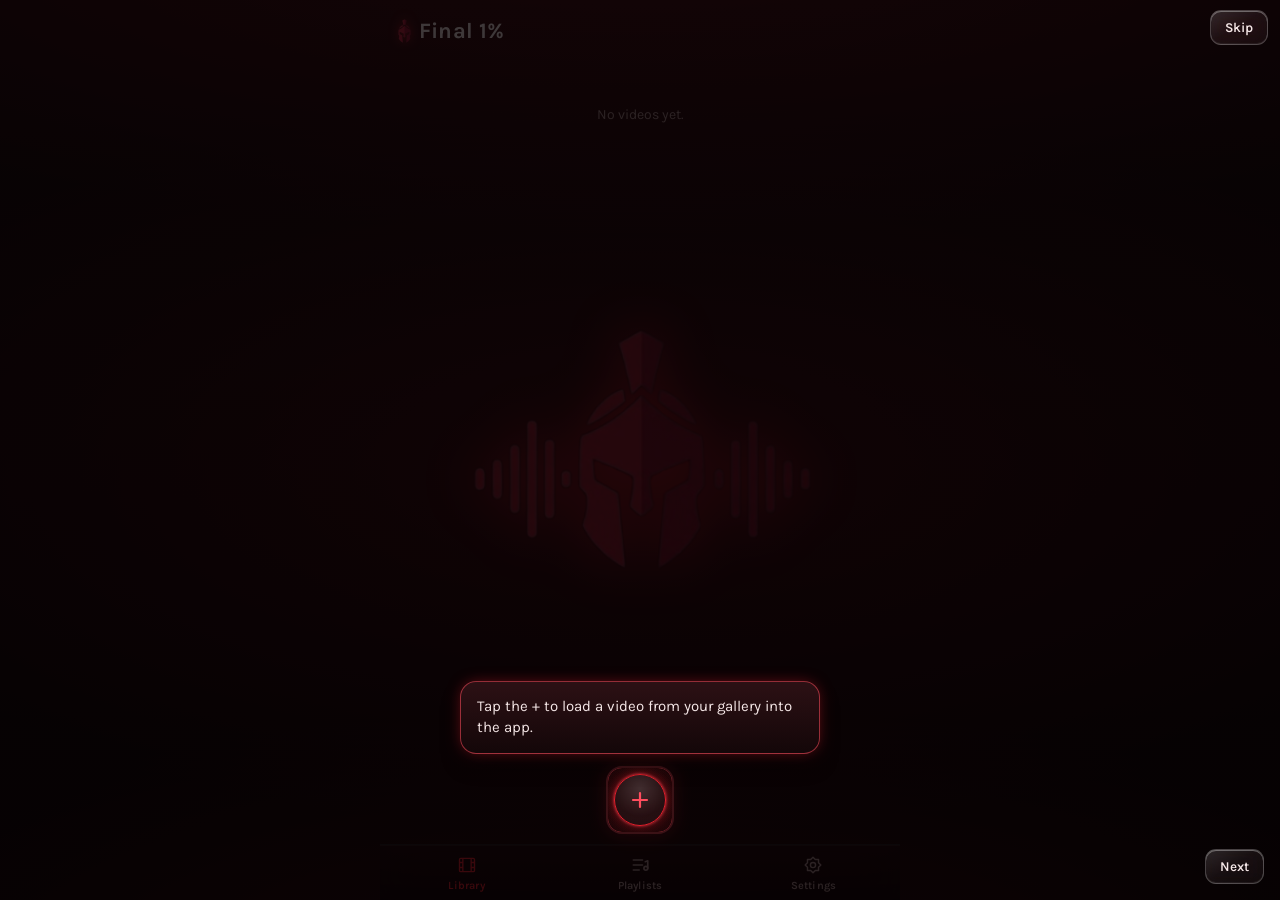
<file: index.html>
<!DOCTYPE html>
<html lang="de">
<head>
<meta charset="utf-8">
<title>Final 1%</title>
<meta name="viewport" content="width=device-width, initial-scale=1, minimum-scale=1, maximum-scale=1, user-scalable=no, viewport-fit=cover">
<meta name="theme-color" content="#0E0909">
<!-- Set by hand on every commit that touches index.html (no build step, so nothing computes it):
     DD.MM.YYYY, HH:MM, local time of the commit. Not shown in the app any more; it tells which
     version a device or the live site has (view source, or look for it in the page). -->
<meta name="final1-build" content="18.10.2026, 16:57">
<meta name="description" content="Lade Videos aus deiner Galerie, erstelle Playlists und spiele sie sortiert oder gemischt ab.">
<link rel="manifest" href="manifest.json">
<link rel="icon" href="icon-512.png" type="image/png">
<link rel="apple-touch-icon" href="icon-192.png">
<meta name="apple-mobile-web-app-capable" content="yes">
<meta name="mobile-web-app-capable" content="yes">
<meta name="apple-mobile-web-app-status-bar-style" content="black-translucent">
<meta name="apple-mobile-web-app-title" content="Final 1%">
<!-- fonts ship with the app (fonts/, OFL-licensed) — no Google request, and the App Store build needs no network -->
<link href="fonts/fonts.css" rel="stylesheet">

<style>
  /* ---------- Tokens ----------
     Deliberately single-theme: a neon-on-black identity doesn't have a light-mode
     equivalent worth making, so this commits to the dark palette outright. */
  :root{
    --bg:#0E0909;
    --surface-2:#221717;
    --ink:#F5E7E7;
    --ink-muted:#A8898B;
    --ink-faint:#6E5658;
    /* Liquid glass. Glass only reads as glass when it is LIGHTER than what's behind it and
       there is something luminous behind it to see through: a white-tinted translucent
       material + bright edge highlights over the red --ambient backdrop. (Four earlier
       attempts used dark, near-opaque fills over a near-black page — those just look like dark
       cards, however they're blurred or glowed.) Blur values are deliberately NOT tokens:
       Safari ignores -webkit-backdrop-filter when its value comes from var(), so every
       backdrop-filter in this file is written out literally. */
    --glass:linear-gradient(150deg, rgba(255,255,255,.15), rgba(255,255,255,.06) 48%, rgba(255,255,255,.04));
    --glass-press:linear-gradient(150deg, rgba(255,255,255,.24), rgba(255,255,255,.11) 48%, rgba(255,255,255,.08));
    --glass-red:linear-gradient(150deg, rgba(255,77,94,.24), rgba(255,77,94,.08) 55%, rgba(255,77,94,.05));
    --glass-edge:rgba(255,255,255,.22);
    --glass-shine:inset 0 1px 0 rgba(255,255,255,.34), inset 0 -1px 0 rgba(255,255,255,.06);
    --glass-lift:0 10px 26px -16px rgba(0,0,0,.85);
    --ambient:
      radial-gradient(95% 55% at 50% 52%, rgba(150,20,32,.3), transparent 74%),
      radial-gradient(130% 55% at 50% -8%, rgba(112,18,26,.55), transparent 62%),
      radial-gradient(100% 45% at 50% 108%, rgba(84,12,18,.5), transparent 66%),
      linear-gradient(180deg, #1c0a0c, #110607 55%, #0c0405);
    --accent:#E4202C;
    --accent-glow:#FF4D5E;
    --accent-ink:#FCEAEA;
    --danger:#E2604A;
    --shadow:0 12px 28px -14px rgba(0,0,0,.7);
    --radius-s:6px;
    --radius-m:10px;
    --font-display:'Bricolage Grotesque',ui-sans-serif,system-ui,sans-serif;
    --font-body:'Karla',ui-sans-serif,system-ui,sans-serif;
    --font-mono:'IBM Plex Mono',ui-monospace,SFMono-Regular,Menlo,monospace;
  }

  *{box-sizing:border-box;}
  @media (prefers-reduced-motion: reduce){
    *{animation-duration:.001ms !important;transition-duration:.001ms !important;}
  }
  /* Zoom is blocked (viewport meta, touch-action, gesture guards in JS) but the shell
     is deliberately NOT position:fixed — that pins the tab bar to the small viewport and
     leaves it floating above the home indicator instead of flush with the screen edge. */
  html,body{height:100%;}
  body{
    margin:0;
    background:#0f0607;
    color:var(--ink);
    font-family:var(--font-body);
    -webkit-tap-highlight-color:transparent;
    overscroll-behavior:none;
    touch-action:manipulation;
  }
  /* The luminous backdrop the glass surfaces sit on. Fixed so it never scrolls away on long
     lists (iOS ignores background-attachment:fixed, hence a pseudo-element instead). */
  body::before{
    content:'';position:fixed;inset:0;z-index:-1;pointer-events:none;
    background:var(--ambient);
  }
  [hidden]{display:none !important;}
  button{font:inherit;color:inherit;background:none;border:none;cursor:pointer;}
  ul{list-style:none;margin:0;padding:0;}
  h1,h2,h3{font-family:var(--font-display);margin:0;text-wrap:balance;}
  :focus-visible{outline:2px solid var(--accent);outline-offset:2px;}
  .mono{font-family:var(--font-mono);font-variant-numeric:tabular-nums;}
  .visually-hidden{position:absolute;width:1px;height:1px;overflow:hidden;clip:rect(0 0 0 0);white-space:nowrap;}

  /* ---------- App shell ---------- */
  .app{
    max-width:520px;
    margin:0 auto;
    min-height:100dvh;
    display:flex;
    flex-direction:column;
    background:transparent;
    position:relative;
  }
  .topbar{
    display:flex;
    align-items:center;
    justify-content:space-between;
    padding:18px 18px 10px;
    padding-top:calc(18px + env(safe-area-inset-top, 0px));
  }
  .wordmark{
    font-size:22px;
    font-weight:700;
    letter-spacing:.2px;
    display:flex;
    align-items:center;
    gap:8px;
  }
  /* the background helmet in small (cut out of watermark-helmet.png, 4x for retina) */
  .wordmark-helmet{
    height:24px;width:auto;display:block;
    filter:drop-shadow(0 0 5px rgba(228,32,44,.65));
  }
  .icon-btn{
    width:38px;height:38px;
    display:flex;align-items:center;justify-content:center;
    border-radius:var(--radius-s);
    color:var(--ink);
  }
  .icon-btn svg{width:22px;height:22px;}
  .icon-btn:active{background:rgba(255,255,255,.09);}

  /* Brand watermark: one fixed layer behind every view, so the helmet stays put once the
     library fills up and is never cropped — background-size:contain always fits it whole. */
  .app::before{
    content:'';
    position:fixed;
    left:50%;top:50%;
    transform:translate(-50%,-50%);
    width:min(82vw, 350px);
    height:min(59vw, 251px);
    background:url('watermark-helmet.png') center/contain no-repeat;
    opacity:.6;
    filter:drop-shadow(0 0 26px var(--accent));
    pointer-events:none;
    z-index:0;
  }
  .topbar{position:relative;z-index:1;}
  .views{position:relative;z-index:1;flex:1;overflow-y:auto;overscroll-behavior:contain;padding:2px 18px 130px;}
  .view{display:none;}
  .view.active{display:block;}


  .track-row{
    position:relative;
    /* pan-y hands vertical scrolling to the browser and keeps horizontal drags for the
       swipe-to-queue gesture below. */
    touch-action:pan-y;
    display:flex;
    align-items:center;
    gap:12px;
    padding:9px 8px;
    margin-bottom:8px;
    border-radius:14px;
    transition:transform .15s ease;
    /* Liquid-glass card — see the --glass tokens for why it's light, not dark. Light blur on
       purpose: Liquid Glass is clear rather than frosted, the helmet behind should stay
       recognizable through the rows instead of melting into a red blob. Even where the blur
       doesn't kick in, the white-tinted fill + highlight rim over the red backdrop still reads
       as clear glass rather than a dark panel. */
    background:var(--glass);
    -webkit-backdrop-filter:blur(8px) saturate(180%);
    backdrop-filter:blur(8px) saturate(180%);
    border:1px solid var(--glass-edge);
    box-shadow:var(--glass-shine), var(--glass-lift);
  }
  /* no opacity here: opacity on a backdrop-filter element kills the blur in Safari */
  .track-row.dragging{
    transition:none;
    box-shadow:var(--glass-shine), var(--shadow);
    z-index:3;
    background:var(--glass-press), rgba(34,13,16,.82);
  }
  .track-row:active{background:var(--glass-press);}
  /* The playing video in a playlist is lit exactly like the active Shuffle / "Verkürzt: An"
     buttons (red-tinted glass, neon rim + soft glow) — this replaced the old dashed rail with
     a glowing dot next to the playing row. The playlist overview lights the playlist the
     current video comes from the same way. */
  #pdList .track-row.playing, #playlistsList .track-row.playing{
    background:var(--glass-red);
    border-color:rgba(255,77,94,.8);
    box-shadow:var(--glass-shine), 0 0 12px -3px rgba(228,32,44,.75);
  }
  #pdList .track-row.playing .track-name, #playlistsList .track-row.playing .track-name{color:var(--accent-glow);}
  #pdList .track-row.playing.dragging, #playlistsList .track-row.playing.dragging{background:var(--glass-red), rgba(34,13,16,.82);}
  .track-thumb{
    width:50px;height:50px;
    border-radius:9px;
    background:rgba(0,0,0,.25);
    object-fit:cover;
    flex-shrink:0;
    display:flex;align-items:center;justify-content:center;
    color:var(--ink-faint);
    overflow:hidden;
  }
  .track-thumb svg{width:20px;height:20px;}
  .track-main{flex:1;min-width:0;text-align:left;}
  .track-name{
    font-size:14.5px;font-weight:600;
    white-space:nowrap;overflow:hidden;text-overflow:ellipsis;
  }
  .track-row.playing .track-name{color:var(--accent);}
  /* A video "deaktiviert" for this playlist only — stays a member (and still playable by
     tapping it directly), just skipped by shuffle/sequential playback of the playlist. */
  .track-row.disabled{opacity:.45;}
  .track-sub{
    font-family:var(--font-mono);
    font-size:11.5px;color:var(--ink-muted);
    margin-top:2px;
  }
  .track-actions{display:flex;align-items:center;gap:2px;flex-shrink:0;}
  /* Marker for a video sitting in the queue — same glyph as the queue button in the player. */
  .queued-badge{
    display:flex;align-items:center;justify-content:center;
    width:24px;height:24px;flex-shrink:0;
    color:var(--accent-glow);
    filter:drop-shadow(0 0 5px var(--accent));
  }
  .queued-badge svg{width:15px;height:15px;}
  /* Sits still while the row slides out from under it: the row sets --sw, the hint undoes it. */
  .swipe-hint{
    position:absolute;left:8px;top:50%;
    transform:translate(calc(-1 * var(--sw, 0px)), -50%);
    display:flex;align-items:center;gap:6px;
    font-family:var(--font-mono);font-size:10.5px;letter-spacing:.6px;text-transform:uppercase;
    color:var(--accent-glow);
    opacity:0;pointer-events:none;white-space:nowrap;
  }
  .track-row.swiping .swipe-hint{opacity:.7;}
  .track-row.will-queue .swipe-hint{opacity:1;filter:drop-shadow(0 0 6px var(--accent));}
  .swipe-hint svg{width:15px;height:15px;}
  .track-actions .icon-btn{width:32px;height:32px;color:rgba(245,231,231,.55);}
  .track-actions .icon-btn svg{width:17px;height:17px;}
  .track-actions .icon-btn.danger:active{color:var(--danger);}
  .track-actions .icon-btn.toggled{color:var(--accent-glow);}

  /* TikTok-style thumbnail grid for the library */
  .library-grid{
    display:grid;grid-template-columns:repeat(3, 1fr);gap:4px;
  }
  .track-row.grid-tile{
    display:block;padding:0;gap:0;
    aspect-ratio:9/16;
    border-radius:var(--radius-s);
    overflow:hidden;
    background:var(--surface-2);
    margin-bottom:0;
    /* Full-bleed thumbnail tiles, not glass cards — undo the frosted-card treatment above,
       it would be invisible under the thumbnail image anyway and just costs GPU time. */
    backdrop-filter:none;
    -webkit-backdrop-filter:none;
    border:none;
    box-shadow:none;
  }
  .track-row.grid-tile.playing{box-shadow:0 0 0 2px var(--accent), 0 0 14px -3px var(--accent);}
  .grid-tile .track-thumb{
    position:absolute;inset:0;width:100%;height:100%;
    border-radius:0;
  }
  .grid-tile .track-thumb img{width:100%;height:100%;object-fit:cover;display:block;}
  /* left:36px — the top-left corner belongs to the gear (per-video volume) */
  .grid-tile .queued-badge{
    position:absolute;top:6px;left:36px;z-index:2;
    width:22px;height:22px;border-radius:50%;
    background:rgba(0,0,0,.5);
  }
  .grid-tile-delete{
    position:absolute;top:4px;right:4px;z-index:2;
    width:26px;height:26px;border-radius:50%;
    background:rgba(0,0,0,.5);color:var(--ink-faint);
  }
  .grid-tile-delete svg{width:15px;height:15px;}
  .grid-tile-settings{
    position:absolute;top:4px;left:4px;z-index:2;
    width:26px;height:26px;border-radius:50%;
    background:rgba(0,0,0,.5);color:var(--ink-faint);
  }
  .grid-tile-settings svg{width:15px;height:15px;}
  /* lit like the other "on" states while the video has its own volume */
  .grid-tile-settings.custom{color:var(--accent-glow);box-shadow:0 0 0 1px rgba(255,77,94,.8), 0 0 10px -2px var(--accent);}
  .grid-tile-caption{
    position:absolute;left:0;right:0;bottom:0;z-index:1;
    padding:16px 6px 6px;
    background:linear-gradient(to top, rgba(0,0,0,.85), rgba(0,0,0,.4) 55%, transparent);
  }
  .grid-tile-name{
    display:-webkit-box;-webkit-line-clamp:2;-webkit-box-orient:vertical;overflow:hidden;
    font-size:12px;font-weight:600;color:var(--ink);text-align:left;line-height:1.3;
    background:none;padding:0;width:100%;
  }
  .track-row.grid-tile.playing .grid-tile-name{color:var(--accent-glow);}

  /* ---------- Picking more videos to delete / remove (after the first one) ---------- */
  .select-check{
    display:none;flex-shrink:0;align-items:center;justify-content:center;
    width:24px;height:24px;border-radius:50%;
    border:2px solid rgba(255,255,255,.7);background:rgba(0,0,0,.35);color:transparent;
  }
  .select-check svg{width:13px;height:13px;}
  .selecting .select-check{display:flex;}
  .selecting .grid-tile-settings, .selecting .grid-tile-delete, .selecting .track-actions{display:none;}
  .grid-tile .select-check{position:absolute;top:6px;right:6px;z-index:2;}
  .track-row .select-check{margin-right:6px;}
  .track-row.selected .select-check{background:var(--accent);border-color:var(--accent);color:#fff;}
  .track-row.selected{box-shadow:0 0 0 2px var(--accent);}
  /* where the mini player sits; it and the + button step aside meanwhile */
  .select-bar{
    position:fixed;left:10px;right:10px;bottom:calc(58px + env(safe-area-inset-bottom,0px) + 10px);
    max-width:500px;margin:0 auto;z-index:8;
    display:flex;justify-content:space-between;align-items:center;gap:10px;
  }
  .select-bar[hidden]{display:none;}
  .select-bar .btn{padding:11px 16px;font-size:14px;}
  .select-bar .btn:disabled{opacity:.55;}
  body.selecting .mini-player, body.selecting .fab-wrap{display:none;}
  .grid-tile .swipe-hint span{display:none;}

  .section-head{
    display:flex;align-items:center;justify-content:space-between;
    flex-wrap:wrap;gap:8px;
    padding:6px 2px 14px;
  }
  .section-head h2{font-size:19px;}
  .section-head-actions{display:flex;gap:8px;flex-wrap:wrap;}
  .btn{
    font-family:var(--font-body);font-weight:600;font-size:13.5px;
    padding:9px 14px;border-radius:11px;
    display:inline-flex;align-items:center;gap:7px;
  }
  .btn svg{width:16px;height:16px;}
  .btn.ghost, .btn.solid, .btn.danger-ghost{
    background:var(--glass);
    -webkit-backdrop-filter:blur(8px) saturate(180%);
    backdrop-filter:blur(8px) saturate(180%);
    border:1px solid var(--glass-edge);
    box-shadow:var(--glass-shine);
  }
  .btn.ghost{color:var(--ink);}
  .btn.ghost:active{background:var(--glass-press);}
  .btn.danger-ghost{color:var(--danger);}
  /* the "lit" state (Abspielen while playing, Shuffle on, Verkürzt: An, primary actions):
     same glass, tinted red, red rim with a soft glow */
  .btn.solid, .btn.active-toggle{
    background:var(--glass-red);color:var(--accent-glow);
    border-color:rgba(255,77,94,.8);
    box-shadow:var(--glass-shine), 0 0 12px -3px rgba(228,32,44,.75);
  }
  .btn.solid:active{filter:brightness(1.25);}

  .empty-state{
    padding:48px 12px;
    text-align:center;
    color:var(--ink-muted);
  }
  .empty-state svg{width:34px;height:34px;color:var(--ink-faint);margin-bottom:12px;}
  .empty-state p{margin:0;font-size:14px;line-height:1.5;}

  /* Playlist detail */
  /* .views doesn't actually clip/scroll internally (the shell is min-height, not height — see
     the app-shell comment above — so the whole page scrolls as one unit, same as everything
     else here), which rules out position:sticky. Fixed to the real viewport instead, same
     approach .tabbar already uses; #view-playlistDetail reserves room for it below via
     padding-top, and switchView() hides .topbar's "Final 1%" wordmark while this view is active
     so the two don't sit on top of each other when the page is scrolled to the top. */
  .back-row{
    position:fixed;top:0;left:50%;transform:translateX(-50%);
    width:100%;max-width:520px;z-index:20;
    padding:14px 18px;padding-top:calc(14px + env(safe-area-inset-top, 0px));
    display:flex;align-items:center;gap:10px;
    /* iOS-style glass nav bar: invisible at the top of the page (blur of the smooth backdrop
       is the backdrop), frosts the rows once they scroll underneath. No saturate() here —
       that would tint this strip redder than the page below it and show a hard edge. */
    background:linear-gradient(180deg, rgba(20,7,9,.42), rgba(20,7,9,0));
    -webkit-backdrop-filter:blur(20px);
    backdrop-filter:blur(20px);
    color:var(--ink);font-size:16px;font-weight:600;
  }
  .back-row svg{width:22px;height:22px;}
  #view-playlistDetail{padding-top:calc(58px + env(safe-area-inset-top, 0px));}
  .pd-head{display:flex;align-items:center;gap:14px;padding:6px 2px 16px;}
  .pd-headtext{flex:1;min-width:0;}
  .pd-cover{
    position:relative;
    width:78px;height:78px;flex-shrink:0;
    padding:0;
    border-radius:16px;
    background:var(--glass);
    -webkit-backdrop-filter:blur(16px) saturate(170%);
    backdrop-filter:blur(16px) saturate(170%);
    border:1px solid var(--glass-edge);
    box-shadow:var(--glass-shine), var(--glass-lift);
    overflow:hidden;
    display:flex;align-items:center;justify-content:center;
    color:rgba(245,231,231,.55);
  }
  .pd-cover img{width:100%;height:100%;object-fit:cover;display:block;}
  .pd-cover svg{width:26px;height:26px;}
  .pd-cover.has-image{border-color:rgba(255,77,94,.8);box-shadow:var(--glass-shine), 0 0 12px -4px var(--accent);}
  .pd-cover:active{filter:brightness(1.2);}
  .pd-cover-badge{
    position:absolute;right:5px;bottom:5px;
    display:flex;
    padding:3px 4px;
    background:rgba(14,5,6,.6);color:var(--accent-glow);
    border:1px solid rgba(255,255,255,.12);
    border-radius:7px;
  }
  .pd-cover-badge svg{width:14px;height:14px;}
  .pd-title{font-size:23px;padding:0 0 3px;overflow-wrap:anywhere;}
  .pd-count{font-family:var(--font-mono);font-size:12px;color:var(--ink-muted);padding:0;}
  .pd-actions{display:flex;gap:8px;flex-wrap:wrap;padding-bottom:18px;}
  /* the search field starts tucked away above the header; the minimum height guarantees
     enough scroll room for that even when the playlist is short */
  #view-playlistDetail.active{min-height:100dvh;}
  /* Search fields (playlist + "Videos hinzufügen" sheet). No backdrop-filter on purpose: the
     playlist one fades out via opacity while it slides under the back bar, and opacity on a
     backdrop-filter element kills the blur in Safari. 16px text so iOS doesn't zoom on focus. */
  .search-field{
    display:flex;align-items:center;gap:8px;
    height:42px;padding:0 12px;border-radius:12px;
    background:rgba(255,255,255,.08);
    border:1px solid var(--glass-edge);
    box-shadow:var(--glass-shine);
    color:var(--ink-muted);
  }
  .search-field:focus-within{border-color:rgba(255,77,94,.8);}
  .search-icon{display:flex;flex-shrink:0;}
  .search-icon svg{width:18px;height:18px;}
  .search-field input{
    flex:1;min-width:0;height:100%;
    background:none;border:none;outline:none;color:var(--ink);
    font-family:var(--font-body);font-size:16px;
    -webkit-appearance:none;appearance:none;
  }
  .search-field input::placeholder{color:var(--ink-faint);}
  .pd-search{margin:0 2px 12px;}
  .lib-search{margin:2px 0 12px;animation:libSearchIn .22s ease;}
  @keyframes libSearchIn{from{opacity:0;transform:translateY(-8px);}to{opacity:1;transform:none;}}
  .sheet-search{margin:12px 18px 2px;flex-shrink:0;}
  .search-nomatch{margin:0;padding:22px 2px;text-align:center;color:var(--ink-muted);font-size:13.5px;}
  /* drag-to-reorder maps row positions onto the playlist order, so it needs every row shown */
  #pdList.filtering .drag-handle{display:none;}
  .drag-handle{touch-action:none;cursor:grab;}
  .drag-handle:active{cursor:grabbing;}

  /* ---------- Tab bar ---------- */
  .tabbar{
    position:fixed;
    bottom:0;left:0;right:0;
    max-width:520px;margin:0 auto;
    display:flex;
    background:linear-gradient(180deg, rgba(28,10,12,.6), rgba(12,4,6,.82));
    -webkit-backdrop-filter:blur(22px) saturate(170%);
    backdrop-filter:blur(22px) saturate(170%);
    border-top:1px solid rgba(255,255,255,.09);
    box-shadow:inset 0 1px 0 rgba(255,255,255,.06);
    padding-bottom:env(safe-area-inset-bottom,0);
    z-index:5;
  }
  .tabbar.lifted{ }
  .tab{
    flex:1;
    display:flex;flex-direction:column;align-items:center;gap:4px;
    padding:10px 0 8px;
    color:var(--ink-muted);
    font-size:11px;font-weight:600;letter-spacing:.2px;
  }
  .tab svg{width:20px;height:20px;}
  .tab.active{color:var(--accent);}

  /* ---------- Mini player ---------- */
  .mini-player{
    position:fixed;
    left:10px;right:10px;
    bottom:calc(58px + env(safe-area-inset-bottom,0px));
    max-width:500px;margin:0 auto;
    /* Floating liquid-glass bar: the same light glass material as the rows, over a darker
       base so it stays legible on top of them, plus a fine red rim. The glow is two layers on
       purpose — a hairline-tight one right at the edge and a soft low-opacity one behind it —
       a single medium blur reads as a thick, mushy halo. box-shadow isn't clipped by this
       element's own overflow:hidden (that only clips the children, e.g. the progress bar's
       corners), so the outer glow still spreads past the edges. */
    background:linear-gradient(150deg, rgba(255,255,255,.13), rgba(255,255,255,.05) 50%, rgba(255,255,255,.03)), rgba(24,8,11,.5);
    -webkit-backdrop-filter:blur(20px) saturate(170%);
    backdrop-filter:blur(20px) saturate(170%);
    border:1px solid rgba(255,77,94,.8);
    border-radius:18px;
    overflow:hidden;
    display:flex;align-items:center;gap:10px;
    padding:8px 10px 14px;
    z-index:6;
    box-shadow:0 0 2px 0 rgba(255,77,94,.55), 0 0 10px -3px rgba(228,32,44,.5), inset 0 1px 0 rgba(255,255,255,.22), 0 12px 28px -16px rgba(0,0,0,.85);
  }
  .mini-player.hidden{display:none;}
  .mini-thumb{width:38px;height:38px;border-radius:8px;object-fit:cover;background:rgba(0,0,0,.25);flex-shrink:0;}
  .mini-info{flex:1;min-width:0;text-align:left;}
  .mini-title{font-size:13px;font-weight:600;white-space:nowrap;overflow:hidden;text-overflow:ellipsis;}
  /* Progress sits as a track (dim, full width) + fill (glowing, animated width) pair, inset a
     bit above the bottom border rather than sitting flush on top of it. */
  .mini-progress-track{position:absolute;bottom:6px;left:10px;right:10px;height:2.5px;border-radius:2px;background:rgba(255,255,255,.14);}
  .mini-progress{
    position:absolute;bottom:6px;left:10px;height:2.5px;border-radius:2px;background:var(--accent-glow);
    box-shadow:0 0 8px 1px var(--accent), 0 0 3px var(--accent-glow);
    transition:width .15s linear;
  }
  .mini-controls{display:flex;align-items:center;gap:2px;}

  /* ---------- Floating import button ---------- */
  /* bottom-center in the library, lifted above the mini player while a video is loaded.
     Sits BEHIND the full-screen player (z-index below .full-player), so it never covers
     the player's controls. */
  .fab-wrap{
    position:fixed;
    left:0;right:0;
    bottom:calc(58px + env(safe-area-inset-bottom,0px) + 16px);
    max-width:520px;margin:0 auto;
    display:flex;justify-content:center;
    pointer-events:none;
    z-index:7;
    transition:bottom .18s ease;
  }
  .fab-wrap.lifted{
    bottom:calc(58px + 55px + env(safe-area-inset-bottom,0px) + 16px);
  }
  .fab-import{
    pointer-events:auto;
    width:52px;height:52px;border-radius:50%;
    background:radial-gradient(circle at 50% 28%, rgba(255,255,255,.16), rgba(255,255,255,.04) 62%), rgba(22,8,10,.55);
    -webkit-backdrop-filter:blur(16px) saturate(170%);
    backdrop-filter:blur(16px) saturate(170%);
    color:var(--accent-glow);
    border:1.5px solid var(--accent);
    display:flex;align-items:center;justify-content:center;
    box-shadow:var(--shadow), 0 0 16px -3px var(--accent), 0 0 3px var(--accent-glow);
  }
  .fab-import svg{width:24px;height:24px;}
  .fab-import:active{filter:brightness(1.3);}

  /* ---------- Full player ---------- */
  .full-player{
    position:fixed;inset:0;
    background:var(--ambient);
    z-index:10;
    display:flex;flex-direction:column;
    max-width:520px;margin:0 auto;
  }
  .full-player.hidden{display:none;}
  .fp-top{display:flex;align-items:center;justify-content:flex-end;padding:16px 16px 4px;padding-top:calc(16px + env(safe-area-inset-top, 0px));}
  .fp-top-actions{display:flex;align-items:center;gap:4px;}
  .fp-stage{
    position:relative;
    flex:1;
    display:flex;align-items:center;justify-content:center;
    padding:10px 22px;
    min-height:0;
  }
  .fp-stage video{
    max-width:100%;max-height:100%;
    border-radius:var(--radius-m);
    background:#000;
    box-shadow:var(--shadow);
  }
  .fp-meta{padding:6px 24px 0;text-align:left;}
  .fp-title{
    font-size:21px;line-height:1.2;overflow-wrap:anywhere;
    display:-webkit-box;-webkit-line-clamp:2;-webkit-box-orient:vertical;overflow:hidden;
  }
  .media-debug{margin:6px 0 0;font:11px/1.4 var(--font-mono);color:var(--ink-muted);white-space:pre-wrap;}
  .fp-progress-wrap{padding:22px 24px 6px;}
  .fp-progress-bar{
    position:relative;height:4px;border-radius:2px;background:rgba(255,255,255,.14);cursor:pointer;
    /* the gesture belongs to the bar, not to the browser */
    touch-action:none;
  }
  /* invisible grab area, so a thumb does not have to land on a 4px line */
  .fp-progress-bar::after{content:'';position:absolute;left:0;right:0;top:-18px;bottom:-18px;}
  .fp-progress-fill{position:absolute;left:0;top:0;height:100%;border-radius:2px;background:var(--accent);width:0%;}
  .fp-progress-knob{
    position:absolute;top:50%;left:0;
    width:13px;height:13px;border-radius:50%;
    transform:translate(-50%,-50%);
    background:var(--accent-glow);
    box-shadow:0 0 10px -1px var(--accent), 0 0 3px var(--accent-glow);
    transition:width .12s ease, height .12s ease;
    pointer-events:none;
  }
  .fp-progress-bar.scrubbing .fp-progress-knob{width:20px;height:20px;}
  .fp-times{display:flex;justify-content:space-between;font-family:var(--font-mono);font-size:11px;color:var(--ink-faint);padding-top:7px;}
  /* Seven controls, so the gap gives way before the buttons do. */
  .fp-controls{
    display:flex;align-items:center;justify-content:center;
    gap:clamp(6px, 3.4vw, 20px);
    padding:14px 16px 8px;
  }
  @media (max-width: 360px){
    .fp-controls{gap:6px;padding:14px 8px 8px;}
  }
  .fp-controls .icon-btn{width:44px;height:44px;color:var(--ink-muted);}
  .fp-controls .icon-btn svg{width:22px;height:22px;}
  .fp-controls .icon-btn.big{
    width:62px;height:62px;border-radius:50%;
    /* The row of seven is wider than a phone, and flex shrinks only the width, which made this
       circle an oval. The transparent icon buttons give way instead. */
    flex-shrink:0;
    background:radial-gradient(circle at 50% 28%, rgba(255,255,255,.16), rgba(255,255,255,.04) 62%), rgba(22,8,10,.55);
    -webkit-backdrop-filter:blur(16px) saturate(170%);
    backdrop-filter:blur(16px) saturate(170%);
    color:var(--accent-glow);
    border:1.5px solid var(--accent);
    box-shadow:0 0 18px -3px var(--accent), 0 0 3px var(--accent-glow);
  }
  .fp-controls .icon-btn.big svg{width:26px;height:26px;}
  .fp-controls .icon-btn.toggled{color:var(--accent-glow);filter:drop-shadow(0 0 5px var(--accent));}
  .fp-top-actions .icon-btn.toggled{color:var(--accent-glow);filter:drop-shadow(0 0 5px var(--accent));}
  /* Audio-only: the video keeps playing but is faded out behind the helmet, because
     display:none on a playing <video> is what breaks audio on iOS. */
  .fp-art{
    position:absolute;inset:0;display:none;
    background:url('watermark-helmet.png') center/contain no-repeat;
    filter:drop-shadow(0 0 30px var(--accent));
    opacity:.85;pointer-events:none;
  }
  body.audio-only .fp-art{display:block;}
  body.audio-only #stageVideo{opacity:0;}
  .fp-bottom-space{padding-bottom:calc(24px + env(safe-area-inset-bottom,0));}

  /* ---------- Sheet ---------- */
  .sheet-backdrop{
    position:fixed;inset:0;background:rgba(8,3,4,.5);
    z-index:20;display:flex;align-items:flex-end;
    max-width:520px;margin:0 auto;
  }
  .sheet-backdrop.hidden{display:none;}
  .sheet{
    width:100%;max-height:78vh;
    background:linear-gradient(180deg, rgba(46,17,21,.86), rgba(20,7,9,.94));
    -webkit-backdrop-filter:blur(26px) saturate(160%);
    backdrop-filter:blur(26px) saturate(160%);
    border:1px solid rgba(255,255,255,.11);border-bottom:none;
    border-radius:22px 22px 0 0;
    display:flex;flex-direction:column;
    box-shadow:inset 0 1px 0 rgba(255,255,255,.14), var(--shadow);
  }
  .sheet-head{display:flex;align-items:center;justify-content:space-between;padding:16px 18px 10px;border-bottom:1px solid rgba(255,255,255,.08);}
  .sheet-head h3{font-size:16px;}
  /* contain: at the list's top or bottom a drag stops there instead of scrolling the page behind */
  .sheet-body{overflow-y:auto;padding:8px 18px 18px;overscroll-behavior:contain;}
  .pick-row{
    display:flex;align-items:center;gap:12px;padding:9px 4px;
  }
  .pick-check{
    width:20px;height:20px;border-radius:6px;border:2px solid rgba(255,255,255,.25);
    display:flex;align-items:center;justify-content:center;flex-shrink:0;color:transparent;
  }
  .pick-row.checked .pick-check{background:var(--accent);border-color:var(--accent);color:var(--accent-ink);}
  .pick-check svg{width:13px;height:13px;}
  .pick-thumb{width:36px;height:36px;border-radius:8px;object-fit:cover;background:rgba(0,0,0,.25);flex-shrink:0;}
  .queue-list .track-row{padding:8px;touch-action:pan-y;}

  /* ---------- Settings ---------- */
  /* grouped glass card, iOS-settings style */
  .settings-list{
    display:flex;flex-direction:column;
    padding:0 14px;border-radius:16px;
    background:var(--glass);
    -webkit-backdrop-filter:blur(18px) saturate(170%);
    backdrop-filter:blur(18px) saturate(170%);
    border:1px solid var(--glass-edge);
    box-shadow:var(--glass-shine), var(--glass-lift);
  }
  .setting-row{display:flex;align-items:center;gap:14px;padding:15px 2px;border-bottom:1px solid rgba(255,255,255,.08);}
  .setting-row:last-child{border-bottom:none;}
  .lang-switch{display:flex;gap:6px;flex-shrink:0;}
  .lang-switch .btn{padding:8px 12px;font-size:13px;}
  .setting-text{flex:1;min-width:0;}
  .setting-label{font-size:14.5px;font-weight:600;}
  .setting-hint{font-size:12.5px;color:var(--ink-muted);margin-top:4px;line-height:1.45;}
  .setting-warning{font-size:12.5px;color:var(--danger);margin-top:6px;line-height:1.45;}
  .switch{
    width:50px;height:30px;flex-shrink:0;padding:0;position:relative;
    border-radius:15px;background:rgba(0,0,0,.3);border:1px solid rgba(255,255,255,.14);
    transition:border-color .15s ease,box-shadow .15s ease;
  }
  .switch-knob{
    position:absolute;top:3px;left:3px;width:22px;height:22px;border-radius:50%;
    background:var(--ink-faint);transition:transform .15s ease,background .15s ease;
  }
  .switch[aria-checked="true"]{border-color:var(--accent);box-shadow:0 0 10px -2px var(--accent);}
  .switch[aria-checked="true"] .switch-knob{transform:translateX(20px);background:var(--accent-glow);box-shadow:0 0 8px 0 var(--accent);}
  .setting-row-boost{flex-direction:column;align-items:stretch;gap:12px;}
  .boost-control{display:flex;align-items:center;gap:12px;}
  .boost-control input[type="range"]{flex:1;accent-color:var(--accent);}
  .boost-value{font-family:var(--font-mono);font-size:13px;color:var(--ink-muted);min-width:40px;text-align:right;}

  /* ---------- Cover cropper ---------- */
  .crop-backdrop{
    position:fixed;inset:0;z-index:40;
    background:#000;
    max-width:520px;margin:0 auto;
    display:flex;flex-direction:column;
  }
  .crop-backdrop.hidden{display:none;}
  .crop-title{
    text-align:center;font-size:15px;font-weight:600;
    padding:calc(16px + env(safe-area-inset-top,0px)) 16px 14px;
  }
  .crop-stage{position:relative;flex:1;overflow:hidden;touch-action:none;}
  .crop-stage img{position:absolute;left:0;top:0;transform-origin:0 0;user-select:none;-webkit-user-drag:none;}
  .crop-frame{
    position:absolute;border-radius:var(--radius-m);
    box-shadow:0 0 0 9999px rgba(0,0,0,.74);
    border:1px solid rgba(255,255,255,.55);
    pointer-events:none;
  }
  .crop-actions{
    display:flex;align-items:center;justify-content:space-between;gap:12px;
    padding:14px 18px calc(16px + env(safe-area-inset-bottom,0px));
  }

  .pick-name{font-size:13.5px;font-weight:500;text-align:left;flex:1;min-width:0;white-space:nowrap;overflow:hidden;text-overflow:ellipsis;}

  /* ---------- Toast ---------- */
  .toast{
    position:fixed;left:50%;bottom:96px;transform:translateX(-50%);
    /* left:50% alone would cap the width at half the screen and wrap longer messages into a
       narrow column — size to the text instead, up to the screen width minus the margins */
    width:max-content;max-width:calc(100vw - 32px);text-align:center;
    background:var(--ink);color:var(--bg);
    font-size:13px;font-weight:500;
    padding:10px 16px;border-radius:999px;
    z-index:30;box-shadow:var(--shadow);
    opacity:0;transition:opacity .25s ease, transform .25s ease;
    pointer-events:none;
  }
  .toast.show{opacity:1;transform:translateX(-50%) translateY(-4px);}

  /* Prompt-style dialog (rename / new playlist / confirm) */
  .dialog-backdrop{
    position:fixed;inset:0;background:rgba(8,3,4,.5);
    z-index:25;display:flex;align-items:center;justify-content:center;
    max-width:520px;margin:0 auto;padding:24px;
  }
  .dialog-backdrop.hidden{display:none;}
  .dialog{
    background:linear-gradient(180deg, rgba(46,17,21,.88), rgba(22,8,10,.94));
    -webkit-backdrop-filter:blur(26px) saturate(160%);
    backdrop-filter:blur(26px) saturate(160%);
    border:1px solid rgba(255,255,255,.12);border-radius:20px;
    width:100%;max-width:340px;padding:20px;
    box-shadow:inset 0 1px 0 rgba(255,255,255,.14), var(--shadow);
  }
  .dialog h3{font-size:16px;margin-bottom:4px;}
  .dialog p{font-size:13px;color:var(--ink-muted);margin:6px 0 14px;line-height:1.5;}
  .dialog input[type="text"]{
    width:100%;padding:10px 12px;border-radius:var(--radius-s);
    border:1px solid rgba(255,255,255,.14);background:rgba(0,0,0,.28);color:var(--ink);
    font-family:var(--font-body);font-size:14px;margin-bottom:16px;
  }
  .dialog-actions{display:flex;justify-content:flex-end;gap:8px;}
  .clip-vol-control{margin-bottom:18px;}

  /* ---------- Onboarding tutorial ---------- */
  /* z-index 24: above the bars, sheets (20) and the full player, below dialogs (25) so the
     "Neue Playlist" name dialog and the skip confirmation stay usable on top of it. */
  .tut{position:fixed;inset:0;z-index:24;pointer-events:none;}
  .tut-hole{
    position:fixed;border-radius:14px;pointer-events:none;
    box-shadow:0 0 0 200vmax rgba(5,2,3,.76), 0 0 0 2px rgba(255,77,94,.9), 0 0 18px 2px rgba(228,32,44,.55);
    transition:top .2s ease, left .2s ease, width .2s ease, height .2s ease;
  }
  .tut-block{position:fixed;pointer-events:auto;}
  /* a step that's only text: the same dimming, no ring, nothing highlighted */
  .tut-hole.no-spot{box-shadow:0 0 0 200vmax rgba(5,2,3,.76);}
  .tut-bubble{
    position:fixed;left:16px;right:16px;max-width:360px;margin:0 auto;
    padding:14px 16px;border-radius:16px;pointer-events:none;
    background:linear-gradient(180deg, rgba(46,17,21,.96), rgba(20,7,9,.98));
    border:1px solid rgba(255,77,94,.55);
    box-shadow:0 0 16px -4px rgba(228,32,44,.6), 0 12px 28px -12px rgba(0,0,0,.9);
    color:var(--ink);font-size:15px;line-height:1.45;
  }
  .tut-bubble p{margin:0;}
  .tut-skip{position:fixed;top:calc(10px + env(safe-area-inset-top, 0px));right:12px;pointer-events:auto;}
  .tut-skip.left{right:auto;left:12px;}   /* when the spotlight is in the top right corner */
  .tut-next{position:fixed;right:16px;bottom:calc(16px + env(safe-area-inset-bottom, 0px));pointer-events:auto;}
  .tut-back{position:fixed;left:16px;bottom:calc(16px + env(safe-area-inset-bottom, 0px));pointer-events:auto;}
  /* while the step's own name dialog is open: above the dialog (25) so the hint isn't dimmed by its
     backdrop — the layer itself stays click-through, only the hint shows */
  .tut.over-dialog{z-index:26;}
  /* "Abbrechen" in that dialog: cancelling would silently skip the step */
  .tut-locked{opacity:.35;pointer-events:none;}
  .clip-section{font-size:13px;font-weight:600;color:var(--ink);margin-top:4px;}
  .clip-cover-row{display:flex;align-items:center;gap:10px;margin:10px 0 20px;}
  .clip-cover-thumb{
    width:52px;height:52px;flex-shrink:0;border-radius:10px;overflow:hidden;
    display:flex;align-items:center;justify-content:center;
    background:rgba(0,0,0,.28);border:1px solid var(--glass-edge);color:var(--ink-faint);
  }
  .clip-cover-thumb img{width:100%;height:100%;object-fit:cover;display:block;}
  .clip-cover-thumb svg{width:22px;height:22px;}
  .clip-name-wrap{position:relative;margin:8px 0 16px;}
  .dialog input.clip-name-input{margin:0;padding-right:40px;}
  /* the X at the right end of the name field empties it in one go */
  .clip-name-clear{
    position:absolute;right:4px;top:50%;transform:translateY(-50%);
    width:32px;height:32px;display:flex;align-items:center;justify-content:center;color:var(--ink-muted);
  }
  .clip-name-clear svg{width:16px;height:16px;}
  .clip-name-clear[hidden]{display:none;}
  /* Abbrechen left, download in the middle, Speichern right */
  .clip-actions{display:grid;grid-template-columns:1fr auto 1fr;align-items:center;}
  .clip-actions #clipVolCancel{justify-self:start;}
  .clip-actions #clipVolSave{justify-self:end;}
  .clip-download{padding:9px 12px;}
  .clip-download svg{width:18px;height:18px;}
  /* playlist image already set: the choices stacked full width, like an iOS action sheet */
  .cover-menu-actions{display:flex;flex-direction:column;gap:8px;margin-top:14px;}
  .cover-menu-actions .btn{justify-content:center;padding:12px 14px;font-size:14.5px;}
</style>

</head>
<body>
<div class="app">

  <header class="topbar">
    <div class="wordmark"><img class="wordmark-helmet" src="helmet-mark.png" alt="">Final 1%</div>
  </header>

  <input id="fileInput" type="file" accept="video/*,audio/*,.mp3" multiple class="visually-hidden">
  <input id="clipCoverInput" type="file" accept="image/*" class="visually-hidden">
  <input id="coverInput" type="file" accept="image/*" class="visually-hidden">

  <main class="views">

    <section id="view-library" class="view active">
      <!-- shows up when pulling further up at the top of the library (see revealLibSearch) -->
      <label class="search-field lib-search" id="libSearchWrap" hidden>
        <span class="search-icon"></span>
        <input id="libSearch" type="search" enterkeyhint="search" autocomplete="off" autocorrect="off" autocapitalize="off" spellcheck="false">
      </label>
      <ul id="libraryList" class="library-grid"></ul>
      <p id="libNoMatch" class="search-nomatch" hidden></p>
      <div id="libraryEmpty" class="empty-state" hidden>
        <p data-i18n="libEmpty">Noch keine Videos geladen.</p>
      </div>
    </section>

    <section id="view-playlists" class="view">
      <div class="section-head">
        <h2>Playlists</h2>
        <div class="section-head-actions">
          <button id="newPlaylistBtn" class="btn solid" data-i18n="newPlaylist">Neue Playlist</button>
        </div>
      </div>
      <ul id="playlistsList"></ul>
      <div id="playlistsEmpty" class="empty-state" hidden>
        <p data-i18n="plEmpty">Noch keine Playlist angelegt.</p>
      </div>
    </section>

    <section id="view-playlistDetail" class="view">
      <button class="back-row" id="pdBack"></button>
      <!-- Spotify-style: sits above the header and starts scrolled out of view when the
           playlist opens; scrolling further up brings it in -->
      <label class="search-field pd-search" id="pdSearchWrap">
        <span class="search-icon"></span>
        <input id="pdSearch" type="search" enterkeyhint="search" autocomplete="off" autocorrect="off" autocapitalize="off" spellcheck="false">
      </label>
      <div class="pd-head">
        <button id="pdCover" class="pd-cover" aria-label="Playlist-Bild wählen" data-i18n-aria="aCoverPick"></button>
        <div class="pd-headtext">
          <h2 class="pd-title" id="pdTitle"></h2>
          <div class="pd-count" id="pdCount"></div>
        </div>
      </div>
      <div class="pd-actions">
        <button id="pdPlaySeq" class="btn ghost" aria-label="Playlist abspielen"></button>
        <button id="pdAddVideos" class="btn ghost">+ Videos</button>
        <button id="pdPlayShuffle" class="btn ghost"></button>
        <button id="pdToggleTrim" class="btn ghost"></button>
      </div>
      <ul id="pdList"></ul>
      <p id="pdNoMatch" class="search-nomatch" hidden></p>
      <div id="pdEmpty" class="empty-state" hidden>
        <p data-i18n="pdEmpty">Diese Playlist ist noch leer.</p>
      </div>
    </section>

    <section id="view-settings" class="view">
      <div class="section-head"><h2 data-i18n="settings">Einstellungen</h2></div>
      <ul class="settings-list">
        <li class="setting-row">
          <div class="setting-text">
            <div class="setting-label" data-i18n="language">Sprache</div>
          </div>
          <!-- each language named in itself, so the way back is always readable -->
          <div class="lang-switch" role="group" aria-label="Sprache" data-i18n-aria="language">
            <button class="btn ghost" data-lang="de" lang="de">Deutsch</button>
            <button class="btn ghost" data-lang="en" lang="en">English</button>
          </div>
        </li>
        <li class="setting-row">
          <div class="setting-text">
            <div class="setting-label" data-i18n="hideVideo">Videobild ausblenden</div>
            <div class="setting-hint" data-i18n="hideVideoHint">Spielt nur den Ton ab und das Videobild wird ausgeblendet.</div>
          </div>
          <button id="setAudioOnly" class="switch" role="switch" aria-checked="false" aria-label="Videobild ausblenden" data-i18n-aria="hideVideo"><span class="switch-knob"></span></button>
        </li>
        <li class="setting-row setting-row-boost">
          <div class="setting-text">
            <div class="setting-label" data-i18n="boost">Lautstärke-Verstärkung</div>
            <div class="setting-hint" data-i18n="boostHint">Verstärkt den Ton zusätzlich zur Handy-Lautstärke, auch über deren Maximum hinaus — für den PR-Versuch. Wird beim nächsten gestarteten Video aktiv.</div>
            <div class="setting-warning" data-i18n="boostWarn">Sehr laute Lautstärke kann auf Dauer den Ohren schaden und je nach Kopfhörern oder Lautsprechern auch diese belasten.</div>
          </div>
          <div class="boost-control">
            <input type="range" id="setVolumeBoost" min="100" max="200" step="10" value="100" aria-label="Lautstärke-Verstärkung" data-i18n-aria="boost">
            <span class="boost-value" id="volumeBoostValue">100%</span>
          </div>
        </li>
        <li class="setting-row">
          <div class="setting-text">
            <div class="setting-label" data-i18n="tutSetting">Tutorial</div>
            <div class="setting-hint" data-i18n="tutSettingHint">Zeigt dir die wichtigsten Funktionen Schritt für Schritt.</div>
          </div>
          <button id="setTutorial" class="btn ghost" data-i18n="tutStart">Starten</button>
        </li>
      </ul>
    </section>

  </main>

  <nav class="tabbar">
    <button class="tab active" data-view="library"></button>
    <button class="tab" data-view="playlists"></button>
    <button class="tab" data-view="settings"></button>
  </nav>

  <div id="fabWrap" class="fab-wrap">
    <button id="importBtn" class="fab-import" aria-label="Videos aus der Galerie importieren" data-i18n-aria="aImport"></button>
  </div>

  <!-- picking videos to delete (library) or take out (playlist), started by a trash / X -->
  <div id="selectBar" class="select-bar" hidden>
    <button id="selectDone" class="btn ghost" data-i18n="cancel">Abbrechen</button>
    <button id="selectApply" class="btn danger-ghost"></button>
  </div>

  <button id="miniPlayer" class="mini-player hidden">
    <div class="mini-progress-track"></div>
    <div class="mini-progress" id="miniProgress" style="width:0%"></div>
    <img id="miniThumb" class="mini-thumb" alt="">
    <div class="mini-info">
      <div class="mini-title" id="miniTitle"></div>
    </div>
    <div class="mini-controls">
      <span id="miniPlayPause" class="icon-btn" aria-label="Abspielen/Pause" data-i18n-aria="aPlayPause"></span>
      <span id="miniNext" class="icon-btn" aria-label="Nächstes Video" data-i18n-aria="aNext"></span>
      <span id="miniStop" class="icon-btn" aria-label="Stoppen" data-i18n-aria="aStop"></span>
    </div>
  </button>

  <div id="fullPlayer" class="full-player hidden">
    <div class="fp-top">
      <div class="fp-top-actions">
        <button id="fpTrim" class="icon-btn" aria-label="Verkürzung für dieses Video" data-i18n-aria="aTrimThis"></button>
        <button id="fpClose" class="icon-btn" aria-label="Player einklappen" data-i18n-aria="aCollapse"></button>
      </div>
    </div>
    <div class="fp-stage">
      <video id="stageVideo" playsinline muted></video>
      <div class="fp-art" id="fpArt" aria-hidden="true"></div>
    </div>
    <!-- The actual sound source, always. #stageVideo is muted and purely visual — iOS reliably
         keeps a genuinely audible <audio> element playing across a screen lock, but not a <video>,
         and (per two earlier failed attempts, see the Obsidian writeup) not an element that was
         only ever muted before the lock either. Routing real audio through anything other than
         this one element, continuously, from the first tap onward, is what to avoid. -->
    <audio id="audioPlayer" playsinline style="display:none"></audio>
    <div class="fp-meta">
      <h3 class="fp-title" id="fpTitle"></h3>
      <!-- TEMPORARY media readout, see mediaDebug in the script -->
      <pre class="media-debug" id="mediaDebug" hidden></pre>
    </div>
    <div class="fp-progress-wrap">
      <div class="fp-progress-bar" id="fpProgressBar" role="slider" aria-label="Position im Video" data-i18n-aria="aPosition">
        <div class="fp-progress-fill" id="fpProgressFill"></div>
        <div class="fp-progress-knob" id="fpProgressKnob"></div>
      </div>
      <div class="fp-times"><span id="fpTimeCur" class="mono">0:00</span><span id="fpTimeDur" class="mono">0:00</span></div>
    </div>
    <div class="fp-controls">
      <button id="fpHideVideo" class="icon-btn" aria-label="Videobild für dieses Video ausblenden" data-i18n-aria="aHideThis"></button>
      <button id="fpShuffle" class="icon-btn" aria-label="Zufallswiedergabe" data-i18n-aria="aShuffle"></button>
      <button id="fpPrev" class="icon-btn" aria-label="Vorheriges Video" data-i18n-aria="aPrev"></button>
      <button id="fpPlayPause" class="icon-btn big" aria-label="Abspielen/Pause" data-i18n-aria="aPlayPause"></button>
      <button id="fpNext" class="icon-btn" aria-label="Nächstes Video" data-i18n-aria="aNext"></button>
      <button id="fpRepeat" class="icon-btn" aria-label="Wiederholen" data-i18n-aria="aRepeat"></button>
      <button id="fpQueue" class="icon-btn" aria-label="Warteschlange anzeigen" data-i18n-aria="aShowQueue"></button>
    </div>
    <div class="fp-bottom-space"></div>
  </div>

  <div id="pickSheetBackdrop" class="sheet-backdrop hidden">
    <div class="sheet">
      <div class="sheet-head">
        <h3 data-i18n="addVideosTitle">Videos hinzufügen</h3>
        <button id="pickSheetClose" class="icon-btn" aria-label="Schließen" data-i18n-aria="aClose"></button>
      </div>
      <label class="search-field sheet-search">
        <span class="search-icon"></span>
        <input id="pickSearch" type="search" enterkeyhint="search" autocomplete="off" autocorrect="off" autocapitalize="off" spellcheck="false">
      </label>
      <ul id="pickSheetList" class="sheet-body"></ul>
      <p id="pickNoMatch" class="search-nomatch" hidden></p>
    </div>
  </div>

  <div id="queueSheetBackdrop" class="sheet-backdrop hidden">
    <div class="sheet">
      <div class="sheet-head">
        <h3 data-i18n="queue">Warteschlange</h3>
        <button id="queueSheetClose" class="icon-btn" aria-label="Schließen" data-i18n-aria="aClose"></button>
      </div>
      <ul id="queueList" class="sheet-body queue-list"></ul>
    </div>
  </div>

  <div id="cropBackdrop" class="crop-backdrop hidden">
    <div class="crop-title" data-i18n="cropTitle">Bewegen und skalieren</div>
    <div class="crop-stage" id="cropStage">
      <div class="crop-frame" id="cropFrame"></div>
    </div>
    <div class="crop-actions">
      <button id="cropCancel" class="btn ghost" data-i18n="cancel">Abbrechen</button>
      <button id="cropConfirm" class="btn solid" data-i18n="choose">Auswählen</button>
    </div>
  </div>

  <div id="dialogBackdrop" class="dialog-backdrop hidden">
    <div class="dialog">
      <h3 id="dialogTitle"></h3>
      <p id="dialogText"></p>
      <input id="dialogInput" type="text" maxlength="60">
      <div class="dialog-actions">
        <button id="dialogCancel" class="btn ghost" data-i18n="cancel">Abbrechen</button>
        <button id="dialogConfirm" class="btn solid">OK</button>
      </div>
    </div>
  </div>

  <!-- per-video settings (name, volume, cover), opened from the gear on a library tile -->
  <div id="clipVolBackdrop" class="dialog-backdrop hidden">
    <div class="dialog">
      <h3 data-i18n="clipSettingsTitle">Video-Einstellungen</h3>
      <div class="clip-section" data-i18n="clipNameTitle">Name</div>
      <div class="clip-name-wrap">
        <input id="clipNameInput" class="clip-name-input" type="text" maxlength="60" autocomplete="off">
        <button id="clipNameClear" class="clip-name-clear" type="button" aria-label="Namen löschen" data-i18n-aria="aClearName"></button>
      </div>
      <div class="clip-section" data-i18n="clipVolTitle">Lautstärke</div>
      <p data-i18n="clipVolHint">Gilt dauerhaft für dieses Video, zusätzlich zur Verstärkung in den Einstellungen.</p>
      <div class="boost-control clip-vol-control">
        <input type="range" id="clipVolRange" min="20" max="200" step="10" value="100" aria-label="Lautstärke" data-i18n-aria="clipVolTitle">
        <span class="boost-value" id="clipVolValue">100%</span>
      </div>
      <!-- the cover applies right away (like a playlist image); "Speichern" is for name and volume -->
      <div class="clip-section" data-i18n="clipCoverTitle">Cover-Bild</div>
      <div class="clip-cover-row">
        <div class="clip-cover-thumb" id="clipCoverThumb"></div>
        <button id="clipCoverPick" class="btn ghost"></button>
        <button id="clipCoverRemove" class="btn ghost" data-i18n="removeCover">Bild entfernen</button>
      </div>
      <div class="dialog-actions clip-actions">
        <button id="clipVolCancel" class="btn ghost" data-i18n="cancel">Abbrechen</button>
        <button id="clipDownload" class="btn ghost clip-download" aria-label="Video in deine Fotos sichern" data-i18n-aria="aClipDownload"></button>
        <button id="clipVolSave" class="btn solid" data-i18n="save">Speichern</button>
      </div>
    </div>
  </div>

  <!-- tapping a playlist image that's already set: replace it or remove it -->
  <div id="coverMenuBackdrop" class="dialog-backdrop hidden">
    <div class="dialog">
      <h3 data-i18n="coverMenuTitle">Playlist-Bild</h3>
      <div class="cover-menu-actions">
        <button id="coverMenuPick" class="btn ghost" data-i18n="coverMenuPick">Foto auswählen</button>
        <button id="coverMenuRemove" class="btn danger-ghost" data-i18n="removeCover">Bild entfernen</button>
        <button id="coverMenuCancel" class="btn ghost" data-i18n="cancel">Abbrechen</button>
      </div>
    </div>
  </div>

  <!-- Onboarding tutorial: a spotlight hole (its huge box-shadow darkens everything else), four
       transparent blockers around it so only the highlighted control can be tapped, the
       explanation bubble and the Weiter / Überspringen buttons. Driven by the Tutorial section. -->
  <div id="tut" class="tut" hidden>
    <div class="tut-hole" id="tutHole"></div>
    <div class="tut-block" id="tutBlockTop"></div>
    <div class="tut-block" id="tutBlockBottom"></div>
    <div class="tut-block" id="tutBlockLeft"></div>
    <div class="tut-block" id="tutBlockRight"></div>
    <div class="tut-block" id="tutBlockHole"></div>
    <div class="tut-bubble" id="tutBubble"><p id="tutText"></p></div>
    <button class="btn ghost tut-skip" id="tutSkip" data-i18n="tutSkip">Überspringen</button>
    <button class="btn ghost tut-back" id="tutBack" data-i18n="tutBack">Zurück</button>
    <button class="btn ghost tut-next" id="tutNext" data-i18n="tutNext">Weiter</button>
  </div>

  <div id="toast" class="toast"></div>
</div>

<script>
(function(){
  'use strict';

  /* ================= Icons ================= */
  const ICONS = {
    plus:`<svg viewBox="0 0 24 24" fill="none" stroke="currentColor" stroke-width="2.2" stroke-linecap="round"><path d="M12 5v14M5 12h14"/></svg>`,
    play:`<svg viewBox="0 0 24 24" fill="currentColor"><path d="M8 5v14l11-7z"/></svg>`,
    pause:`<svg viewBox="0 0 24 24" fill="currentColor"><path d="M7 5h4v14H7zM13 5h4v14h-4z"/></svg>`,
    next:`<svg viewBox="0 0 24 24" fill="currentColor"><path d="M6 5l10 7-10 7V5z"/><path d="M17 5h2v14h-2z"/></svg>`,
    prev:`<svg viewBox="0 0 24 24" fill="currentColor"><path d="M18 5L8 12l10 7V5z"/><path d="M5 5h2v14H5z"/></svg>`,
    shuffle:`<svg viewBox="0 0 24 24" fill="none" stroke="currentColor" stroke-width="2" stroke-linecap="round" stroke-linejoin="round"><path d="M3 6h3.2c1.2 0 2.3.6 3 1.7l6.6 9.6c.7 1.1 1.8 1.7 3 1.7H21M3 18h3.2c1.2 0 2.3-.6 3-1.7l.6-.9"/><path d="M17.5 6H21M17.5 6l2.8-2.4M17.5 6l2.8 2.4M17.5 18H21M17.5 18l2.8 2.4M17.5 18l2.8-2.4"/></svg>`,
    repeat:`<svg viewBox="0 0 24 24" fill="none" stroke="currentColor" stroke-width="2" stroke-linecap="round" stroke-linejoin="round"><path d="M17 2l4 4-4 4"/><path d="M3 11V9a4 4 0 0 1 4-4h14"/><path d="M7 22l-4-4 4-4"/><path d="M21 13v2a4 4 0 0 1-4 4H3"/></svg>`,
    trash:`<svg viewBox="0 0 24 24" fill="none" stroke="currentColor" stroke-width="2" stroke-linecap="round" stroke-linejoin="round"><path d="M3 6h18"/><path d="M8 6V4a2 2 0 0 1 2-2h4a2 2 0 0 1 2 2v2m3 0v14a2 2 0 0 1-2 2H7a2 2 0 0 1-2-2V6h14z"/></svg>`,
    close:`<svg viewBox="0 0 24 24" fill="none" stroke="currentColor" stroke-width="2.2" stroke-linecap="round"><path d="M18 6L6 18M6 6l12 12"/></svg>`,
    back:`<svg viewBox="0 0 24 24" fill="none" stroke="currentColor" stroke-width="2.2" stroke-linecap="round" stroke-linejoin="round"><path d="M15 18l-6-6 6-6"/></svg>`,
    film:`<svg viewBox="0 0 24 24" fill="none" stroke="currentColor" stroke-width="1.6"><rect x="3" y="4" width="18" height="16" rx="1.5"/><path d="M7 4v16M17 4v16M3 9h4M3 15h4M17 9h4M17 15h4"/></svg>`,
    videoOff:`<svg viewBox="0 0 24 24" fill="none" stroke="currentColor" stroke-width="1.6" stroke-linecap="round"><rect x="3" y="4" width="18" height="16" rx="1.5"/><path d="M7 4v16M17 4v16M3 9h4M3 15h4M17 9h4M17 15h4"/><path d="M3.5 3.5l17 17"/></svg>`,
    check:`<svg viewBox="0 0 24 24" fill="none" stroke="currentColor" stroke-width="3" stroke-linecap="round" stroke-linejoin="round"><path d="M20 6L9 17l-5-5"/></svg>`,
    listMusic:`<svg viewBox="0 0 24 24" fill="none" stroke="currentColor" stroke-width="2" stroke-linecap="round" stroke-linejoin="round"><path d="M4 6h11M4 12h11M4 18h7"/><circle cx="19" cy="16" r="2.3"/><path d="M21.3 16V7l-3 1"/></svg>`,
    pencil:`<svg viewBox="0 0 24 24" fill="none" stroke="currentColor" stroke-width="2" stroke-linecap="round" stroke-linejoin="round"><path d="M4 20h4L19.5 8.5a2.1 2.1 0 0 0-3-3L5 17z"/><path d="M14.5 6.5l3 3"/></svg>`,
    search:`<svg viewBox="0 0 24 24" fill="none" stroke="currentColor" stroke-width="2" stroke-linecap="round"><circle cx="11" cy="11" r="6.5"/><path d="M20 20l-4.2-4.2"/></svg>`,
    download:`<svg viewBox="0 0 24 24" fill="none" stroke="currentColor" stroke-width="2" stroke-linecap="round" stroke-linejoin="round"><path d="M12 4v11"/><path d="M7 10.5l5 5 5-5"/><path d="M5 19.5h14"/></svg>`,
    gear:`<svg viewBox="0 0 24 24" fill="none" stroke="currentColor" stroke-width="2" stroke-linecap="round" stroke-linejoin="round"><circle cx="12" cy="12" r="3"/><path d="M19.4 15a1.65 1.65 0 0 0 .33 1.82l.06.06a2 2 0 1 1-2.83 2.83l-.06-.06a1.65 1.65 0 0 0-1.82-.33 1.65 1.65 0 0 0-1 1.51V21a2 2 0 1 1-4 0v-.09A1.65 1.65 0 0 0 9 19.4a1.65 1.65 0 0 0-1.82.33l-.06.06a2 2 0 1 1-2.83-2.83l.06-.06A1.65 1.65 0 0 0 4.68 15a1.65 1.65 0 0 0-1.51-1H3a2 2 0 1 1 0-4h.09A1.65 1.65 0 0 0 4.6 9a1.65 1.65 0 0 0-.33-1.82l-.06-.06a2 2 0 1 1 2.83-2.83l.06.06A1.65 1.65 0 0 0 9 4.68a1.65 1.65 0 0 0 1-1.51V3a2 2 0 1 1 4 0v.09a1.65 1.65 0 0 0 1 1.51 1.65 1.65 0 0 0 1.82-.33l.06-.06a2 2 0 1 1 2.83 2.83l-.06.06A1.65 1.65 0 0 0 19.4 9a1.65 1.65 0 0 0 1.51 1H21a2 2 0 1 1 0 4h-.09a1.65 1.65 0 0 0-1.51 1z"/></svg>`,
    music:`<svg viewBox="0 0 24 24" fill="none" stroke="currentColor" stroke-width="1.8" stroke-linecap="round" stroke-linejoin="round"><path d="M9 18V5l12-2v13"/><circle cx="6" cy="18" r="3"/><circle cx="18" cy="16" r="3"/></svg>`,
    queue:`<svg viewBox="0 0 24 24" fill="none" stroke="currentColor" stroke-width="2" stroke-linecap="round"><path d="M3 6h12M3 12h12M3 18h7"/><path d="M16.5 13.5l5.5 3.3-5.5 3.3z" fill="currentColor" stroke="none"/></svg>`,
    settings:`<svg viewBox="0 0 24 24" fill="none" stroke="currentColor" stroke-width="1.7" stroke-linecap="round" stroke-linejoin="round"><circle cx="12" cy="12" r="3.1"/><path d="M12 2.6L14.74 5.39L18.65 5.35L18.61 9.26L21.4 12L18.61 14.74L18.65 18.65L14.74 18.61L12 21.4L9.26 18.61L5.35 18.65L5.39 14.74L2.6 12L5.39 9.26L5.35 5.35L9.26 5.39Z"/></svg>`,
    image:`<svg viewBox="0 0 24 24" fill="none" stroke="currentColor" stroke-width="1.7" stroke-linecap="round" stroke-linejoin="round"><rect x="3" y="4" width="18" height="16" rx="2.5"/><circle cx="8.6" cy="9.6" r="1.7"/><path d="M20.5 15.5L16 11l-8.5 8.5"/></svg>`,
    camera:`<svg viewBox="0 0 24 24" fill="none" stroke="currentColor" stroke-width="2" stroke-linecap="round" stroke-linejoin="round"><rect x="3" y="7" width="18" height="13" rx="2.5"/><path d="M9 7l1.4-2h3.2L15 7"/><circle cx="12" cy="13.5" r="3.2"/></svg>`,
    grip:`<svg viewBox="0 0 24 24" fill="currentColor"><circle cx="9" cy="6" r="1.6"/><circle cx="15" cy="6" r="1.6"/><circle cx="9" cy="12" r="1.6"/><circle cx="15" cy="12" r="1.6"/><circle cx="9" cy="18" r="1.6"/><circle cx="15" cy="18" r="1.6"/></svg>`,
    ban:`<svg viewBox="0 0 24 24" fill="none" stroke="currentColor" stroke-width="1.8" stroke-linecap="round"><circle cx="12" cy="12" r="9"/><path d="M6.3 6.3l11.4 11.4"/></svg>`,
    scissors:`<svg viewBox="0 0 24 24" fill="none" stroke="currentColor" stroke-width="1.8" stroke-linecap="round" stroke-linejoin="round"><circle cx="6" cy="6" r="3"/><circle cx="6" cy="18" r="3"/><line x1="20" y1="4" x2="8.12" y2="15.88"/><line x1="14.47" y1="14.48" x2="20" y2="20"/><line x1="8.12" y1="8.12" x2="12" y2="12"/></svg>`,
    ffwd:`<svg viewBox="0 0 24 24" fill="currentColor"><path d="M2 5v14l9-7z"/><path d="M12 5v14l9-7z"/></svg>`
  };

  /* ================= Language =================
     Every user-visible string, keyed, in German (the original) and English. A key missing from a
     language falls back to German. Static HTML is tagged data-i18n / data-i18n-aria and rewritten
     by applyStaticTexts(); everything rendered from JS calls t() directly, and setLanguage()
     re-renders what's on screen. Values can be functions for counts/names. */
  const I18N = {
    de: {
      tabLibrary: 'Bibliothek', tabSettings: 'Einstellungen',
      library: 'Bibliothek', queue: 'Warteschlange',
      libEmpty: 'Noch keine Videos geladen.',
      newPlaylist: 'Neue Playlist',
      plEmpty: 'Noch keine Playlist angelegt.',
      removeCover: 'Bild entfernen',
      pdEmpty: 'Diese Playlist ist noch leer.',
      settings: 'Einstellungen', language: 'Sprache',
      hideVideo: 'Videobild ausblenden', hideVideoHint: 'Spielt nur den Ton ab und das Videobild wird ausgeblendet.',
      boost: 'Lautstärke-Verstärkung',
      boostHint: 'Verstärkt den Ton zusätzlich zur Handy-Lautstärke, auch über deren Maximum hinaus — für den PR-Versuch. Wird beim nächsten gestarteten Video aktiv.',
      boostWarn: 'Sehr laute Lautstärke kann auf Dauer den Ohren schaden und je nach Kopfhörern oder Lautsprechern auch diese belasten.',
      addVideosTitle: 'Videos hinzufügen',
      cropTitle: 'Bewegen und skalieren',
      cancel: 'Abbrechen', choose: 'Auswählen', ok: 'OK', save: 'Speichern', create: 'Erstellen', del: 'Löschen',
      aCoverPick: 'Playlist-Bild wählen', aCoverChange: 'Playlist-Bild ändern', aPlayPlaylist: 'Playlist abspielen', aPause: 'Pausieren',
      aImport: 'Videos aus der Galerie importieren', aPlayPause: 'Abspielen/Pause', aNext: 'Nächstes Video', aStop: 'Stoppen',
      aTrimThis: 'Verkürzung für dieses Video', aCollapse: 'Player einklappen', aPosition: 'Position im Video',
      aHideThis: 'Videobild für dieses Video ausblenden', aShuffle: 'Zufallswiedergabe', aPrev: 'Vorheriges Video',
      aRepeat: 'Wiederholen', aShowQueue: 'Warteschlange anzeigen', aClose: 'Schließen',
      aDeleteVideo: 'Video löschen',
      aRemoveFromPl: 'Aus Playlist entfernen', aEnableInPl: 'Video für diese Playlist wieder aktivieren',
      aDisableInPl: 'Video für diese Playlist deaktivieren', aDrag: 'Ziehen zum Umsortieren',
      aRenamePl: 'Playlist umbenennen', aDeletePl: 'Playlist löschen',
      inQueue: 'In der Warteschlange', playNext: 'Als nächstes',
      trim: 'Verkürzt',
      videos: n => n + (n === 1 ? ' Video' : ' Videos'),
      videoNamePh: 'Name des Videos',
      deleteVideoTitle: 'Video löschen?',
      deleteVideoText: name => '„' + name + '“ wird aus der Bibliothek und aus allen Playlists entfernt.',
      renamePlTitle: 'Playlist umbenennen', plNamePh: 'Name der Playlist',
      deletePlTitle: 'Playlist löschen?',
      deletePlText: name => '„' + name + '“ wird gelöscht. Die Videos bleiben in deiner Bibliothek.',
      removeFromPlTitle: 'Aus Playlist entfernen?', remove: 'Entfernen',
      searchLibraryPh: 'In Bibliothek suchen', searchPlaylistPh: 'In Playlist suchen', searchVideosPh: 'Videos suchen', noMatches: 'Keine passenden Videos',
      aClipSettings: 'Einstellungen dieses Videos', clipVolTitle: 'Lautstärke',
      aClipDownload: 'Video in deine Fotos sichern', aClearName: 'Namen löschen', clipDownloadFailed: 'Das Video konnte nicht übergeben werden',
      clipVolHint: 'Gilt dauerhaft für dieses Video, zusätzlich zur Verstärkung in den Einstellungen.',
      tutSetting: 'Tutorial', tutSettingHint: 'Zeigt dir die wichtigsten Funktionen Schritt für Schritt.', tutStart: 'Starten',
      tutNext: 'Weiter', tutBack: 'Zurück', tutDone: 'Tutorial beenden', tutSkip: 'Überspringen', tutSkipTitle: 'Tutorial überspringen?',
      tutSkipText: 'Du kannst es jederzeit in den Einstellungen unter „Tutorial“ wieder starten.',
      tutFinished: 'Tutorial abgeschlossen – Now hit that PR 💪',
      tutImport: 'Tippe auf das +, um ein Video aus deiner Galerie in die App zu laden.',
      tutStored: 'Dein Video ist jetzt lokal in der App gespeichert. Um Speicherplatz zu sparen, solltest du es danach aus deiner Galerie löschen. Aber Achtung: Löschst du die App, sind die Videos darin auch weg.',
      tutGear: 'Tippe auf das Zahnrad deines Videos.',
      tutClipName: 'Hier kannst du den Namen des Videos ändern.',
      tutClipVolume: 'Hier stellst du die Lautstärke dieses Videos dauerhaft ein. Der Standardwert ist immer 100 %.',
      tutClipCover: 'Darunter kannst du ein eigenes Cover-Bild für das Video wählen, um sein Aussehen in den Playlists zu ändern.',
      tutClipDownload: 'Hiermit lädst du das Video wieder in deine Mediathek, falls du es dort gelöscht hast.',
      tutClipSave: 'Wenn du Änderungen behalten willst, tippe auf „Speichern“.',
      tutToPlaylists: 'Super! Tippe jetzt unten auf „Playlists“.',
      tutNewPlaylist: 'Tippe auf „Neue Playlist“, um deine erste Playlist zu erstellen.',
      tutNewPlaylistModal: 'Gib deiner Playlist einen Namen und tippe auf „Erstellen“.',
      tutAddVideos: 'Tippe auf „+ Videos“, um dein Video in die Playlist zu packen.',
      tutAddVideosModal: 'Setze den Haken bei deinem Video und schließe das Fenster dann oben rechts mit dem X.',
      tutShuffle: 'Shuffle: Die Playlist läuft in zufälliger Reihenfolge. Leuchtet der Button rot, ist es an.',
      tutTrim: 'Verkürzt: Jedes Video endet 5 Sekunden früher. Über die Schere im Player kannst du einzelne Videos davon ausnehmen.',
      tutRemove: 'Mit dem X nimmst du ein Video aus der Playlist. In deiner Bibliothek bleibt es erhalten.',
      tutDisable: 'Mit diesem Symbol sperrst du ein Video: Es bleibt in der Playlist, wird beim Abspielen aber übersprungen.',
      tutDrag: 'Halte die sechs Punkte gedrückt und ziehe, um die Reihenfolge zu ändern.',
      tutToSettings: 'Tippe jetzt unten auf „Einstellungen“.',
      tutHideVideo: 'Hier blendest du das Videobild für alle Videos aus, dann läuft nur der Ton. Im Player kannst du das auch für jedes Video einzeln einstellen.',
      tutBoost: 'Hier machst du alle Videos lauter. Über das Zahnrad in der Bibliothek kannst du die Lautstärke auch für jedes Video einzeln anpassen.',
      tutRestart: 'Hier kannst du dieses Tutorial jederzeit wieder starten.',
      tutFpTrim: 'Die Schere: Läuft das Video in einer „Verkürzt“-Playlist, nimmst du es hiermit von der Verkürzung aus – oder schaltest sie für es wieder ein.',
      tutFpHide: 'Hiermit blendest du das Bild nur für dieses Video aus, dann läuft nur der Ton.',
      tutFpRepeat: 'Wiederholen: Nach dem letzten Video beginnt die Playlist wieder von vorne.',
      tutFpQueue: 'Die Warteschlange zeigt, was als Nächstes kommt. Dort kannst du Videos antippen, verschieben oder zur Seite wischen, um sie einzureihen.',
      clipSettingsTitle: 'Video-Einstellungen', clipNameTitle: 'Name',
      clipCoverTitle: 'Cover-Bild', clipCoverPick: 'Bild wählen', clipCoverChange: 'Bild ändern',
      clipCoverSet: 'Cover-Bild gesetzt', clipCoverRemoved: 'Cover-Bild entfernt',
      clipVolSaved: pct => 'Lautstärke ' + pct + '% gespeichert — gilt ab dem nächsten Start des Videos',
      removeFromPlText: name => '„' + name + '“ wird aus dieser Playlist entfernt. In deiner Bibliothek bleibt es erhalten.',
      newPlTitle: 'Neue Playlist',
      queueEmpty: 'Nichts mehr in der Schlange.',
      importing: n => 'Importiere ' + n + ' Video' + (n > 1 ? 's' : '') + ' …',
      imported: n => n + ' Video' + (n !== 1 ? 's' : '') + ' hinzugefügt',
      imgLoadFail: 'Bild konnte nicht geladen werden', imgProcessFail: 'Bild konnte nicht verarbeitet werden',
      videosDeleted: n => n === 1 ? 'Video gelöscht' : n + ' Videos gelöscht',
      videosRemoved: n => n === 1 ? 'Video aus der Playlist entfernt' : n + ' Videos aus der Playlist entfernt',
      selPick: 'Videos antippen',
      selDelete: n => n === 1 ? '1 Video löschen' : n + ' Videos löschen',
      selRemove: n => n === 1 ? '1 Video entfernen' : n + ' Videos entfernen',
      deleteVideosTitle: n => n + ' Videos löschen?',
      deleteVideosText: 'Sie werden aus der Bibliothek und aus allen Playlists entfernt.',
      removeVideosText: n => n + ' Videos werden aus dieser Playlist entfernt. In deiner Bibliothek bleiben sie erhalten.',
      queued: name => '„' + name + '“ in die Warteschlange',
      coverSet: 'Playlist-Bild gesetzt', coverRemoved: 'Playlist-Bild entfernt',
      coverMenuTitle: 'Playlist-Bild', coverMenuPick: 'Foto auswählen',
      plEmptyToast: 'Playlist ist leer', allDisabled: 'Alle Videos in dieser Playlist sind deaktiviert',
      trimNowOn: 'Playlist verkürzt jetzt jedes Video am Ende um 5 Sekunden', trimNowOff: 'Playlist spielt Videos wieder vollständig',
      libEmptyToast: 'Bibliothek ist leer — importiere zuerst Videos',
      hideThisOn: 'Videobild für dieses Video ausgeblendet', hideThisOff: 'Videobild für dieses Video wieder an',
      trimOnlyTrimmed: 'Nur innerhalb einer verkürzten Playlist verfügbar',
      trimThisOn: 'Dieses Video wird am Ende wieder um 5 Sekunden verkürzt', trimThisOff: 'Dieses Video wird nicht mehr verkürzt',
      hideVideoOn: 'Videobild aus — nur Ton', hideVideoOff: 'Videobild wieder an',
      boostToast: pct => 'Verstärkung: ' + pct + '% — wirkt ab dem nächsten Start eines Videos',
      repeatOn: 'Playlist wiederholt sich nach dem letzten Video', repeatOff: 'Wiederholung aus',
      noStorage: 'Lokaler Speicher nicht verfügbar (privates Fenster?)',
    },
    en: {
      tabLibrary: 'Library', tabSettings: 'Settings',
      library: 'Library', queue: 'Queue',
      libEmpty: 'No videos yet.',
      newPlaylist: 'New playlist',
      plEmpty: 'No playlists yet.',
      removeCover: 'Remove image',
      pdEmpty: 'This playlist is still empty.',
      settings: 'Settings', language: 'Language',
      hideVideo: 'Hide video', hideVideoHint: 'Plays only the sound and hides the video picture.',
      boost: 'Volume boost',
      boostHint: 'Boosts the sound on top of your phone’s volume, even beyond its maximum — for that PR attempt. Takes effect with the next video you start.',
      boostWarn: 'Very loud volume can damage your hearing over time and, depending on your headphones or speakers, strain them as well.',
      addVideosTitle: 'Add videos',
      cropTitle: 'Move and scale',
      cancel: 'Cancel', choose: 'Choose', ok: 'OK', save: 'Save', create: 'Create', del: 'Delete',
      aCoverPick: 'Choose playlist image', aCoverChange: 'Change playlist image', aPlayPlaylist: 'Play playlist', aPause: 'Pause',
      aImport: 'Import videos from gallery', aPlayPause: 'Play/Pause', aNext: 'Next video', aStop: 'Stop',
      aTrimThis: 'Trimming for this video', aCollapse: 'Collapse player', aPosition: 'Position in video',
      aHideThis: 'Hide picture for this video', aShuffle: 'Shuffle', aPrev: 'Previous video',
      aRepeat: 'Repeat', aShowQueue: 'Show queue', aClose: 'Close',
      aDeleteVideo: 'Delete video',
      aRemoveFromPl: 'Remove from playlist', aEnableInPl: 'Re-enable video in this playlist',
      aDisableInPl: 'Disable video in this playlist', aDrag: 'Drag to reorder',
      aRenamePl: 'Rename playlist', aDeletePl: 'Delete playlist',
      inQueue: 'In queue', playNext: 'Play next',
      trim: 'Trimmed',
      videos: n => n + (n === 1 ? ' video' : ' videos'),
      videoNamePh: 'Video name',
      deleteVideoTitle: 'Delete video?',
      deleteVideoText: name => '“' + name + '” will be removed from your library and from all playlists.',
      renamePlTitle: 'Rename playlist', plNamePh: 'Playlist name',
      deletePlTitle: 'Delete playlist?',
      deletePlText: name => '“' + name + '” will be deleted. The videos stay in your library.',
      removeFromPlTitle: 'Remove from playlist?', remove: 'Remove',
      searchLibraryPh: 'Search library', searchPlaylistPh: 'Search in playlist', searchVideosPh: 'Search videos', noMatches: 'No matching videos',
      aClipSettings: 'Settings for this video', clipVolTitle: 'Volume',
      aClipDownload: 'Save the video to your photos', aClearName: 'Clear name', clipDownloadFailed: 'Couldn’t hand over the video',
      clipVolHint: 'Applies to this video permanently, on top of the boost in Settings.',
      tutSetting: 'Tutorial', tutSettingHint: 'Walks you through the most important features step by step.', tutStart: 'Start',
      tutNext: 'Next', tutBack: 'Back', tutDone: 'Finish tutorial', tutSkip: 'Skip', tutSkipTitle: 'Skip the tutorial?',
      tutSkipText: 'You can start it again any time in Settings under “Tutorial”.',
      tutFinished: 'Tutorial complete – Now hit that PR 💪',
      tutImport: 'Tap the + to load a video from your gallery into the app.',
      tutStored: 'Your video is now stored locally in the app. To save space, you should delete it from your gallery afterwards. But careful: if you delete the app, the videos in it are gone too.',
      tutGear: 'Tap the gear on your video.',
      tutClipName: 'Here you can change the name of the video.',
      tutClipVolume: 'Here you set the volume of this video permanently. The default is always 100%.',
      tutClipCover: 'Below that you can pick your own cover image for the video to change how it looks in your playlists.',
      tutClipDownload: 'This puts the video back into your photo library if you deleted it there.',
      tutClipSave: 'To keep your changes, tap “Save”.',
      tutToPlaylists: 'Great! Now tap “Playlists” at the bottom.',
      tutNewPlaylist: 'Tap “New playlist” to create your first playlist.',
      tutNewPlaylistModal: 'Give your playlist a name and tap “Create”.',
      tutAddVideos: 'Tap “+ Videos” to put your video into the playlist.',
      tutAddVideosModal: 'Tick your video, then close the window with the X at the top right.',
      tutShuffle: 'Shuffle: the playlist plays in random order. When the button glows red, it is on.',
      tutTrim: 'Trimmed: every video ends 5 seconds early. With the scissors in the player you can exclude single videos.',
      tutRemove: 'The X takes a video out of the playlist. It stays in your library.',
      tutDisable: 'This symbol locks a video: it stays in the playlist but is skipped during playback.',
      tutDrag: 'Press and drag the six dots to change the order.',
      tutToSettings: 'Now tap “Settings” at the bottom.',
      tutHideVideo: 'Here you hide the video picture for all videos, so only the sound plays. In the player you can also set this for each video.',
      tutBoost: 'Here you make all videos louder. With the gear in the library you can also adjust the volume of each video.',
      tutRestart: 'You can start this tutorial again here any time.',
      tutFpTrim: 'The scissors: if the video plays in a “Trimmed” playlist, this excludes it from trimming, or turns trimming back on for it.',
      tutFpHide: 'This hides the picture for this video only, so just the sound plays.',
      tutFpRepeat: 'Repeat: after the last video the playlist starts over.',
      tutFpQueue: 'The queue shows what plays next. There you can tap videos, reorder them or swipe them aside to line them up.',
      clipSettingsTitle: 'Video settings', clipNameTitle: 'Name',
      clipCoverTitle: 'Cover image', clipCoverPick: 'Choose image', clipCoverChange: 'Change image',
      clipCoverSet: 'Cover image set', clipCoverRemoved: 'Cover image removed',
      clipVolSaved: pct => 'Volume ' + pct + '% saved — applies from the next time the video starts',
      removeFromPlText: name => '“' + name + '” will be removed from this playlist. It stays in your library.',
      newPlTitle: 'New playlist',
      queueEmpty: 'Nothing left in the queue.',
      importing: n => 'Importing ' + n + ' video' + (n > 1 ? 's' : '') + ' …',
      imported: n => n + ' video' + (n !== 1 ? 's' : '') + ' added',
      imgLoadFail: 'Couldn’t load the image', imgProcessFail: 'Couldn’t process the image',
      videosDeleted: n => n === 1 ? 'Video deleted' : n + ' videos deleted',
      videosRemoved: n => n === 1 ? 'Video removed from the playlist' : n + ' videos removed from the playlist',
      selPick: 'Tap videos',
      selDelete: n => n === 1 ? 'Delete 1 video' : 'Delete ' + n + ' videos',
      selRemove: n => n === 1 ? 'Remove 1 video' : 'Remove ' + n + ' videos',
      deleteVideosTitle: n => 'Delete ' + n + ' videos?',
      deleteVideosText: 'They will be removed from your library and from all playlists.',
      removeVideosText: n => n + ' videos will be removed from this playlist. They stay in your library.',
      queued: name => '“' + name + '” added to the queue',
      coverSet: 'Playlist image set', coverRemoved: 'Playlist image removed',
      coverMenuTitle: 'Playlist image', coverMenuPick: 'Choose photo',
      plEmptyToast: 'Playlist is empty', allDisabled: 'All videos in this playlist are disabled',
      trimNowOn: 'Playlist now cuts 5 seconds off the end of every video', trimNowOff: 'Playlist plays videos in full again',
      libEmptyToast: 'Library is empty — import some videos first',
      hideThisOn: 'Picture hidden for this video', hideThisOff: 'Picture back on for this video',
      trimOnlyTrimmed: 'Only available inside a trimmed playlist',
      trimThisOn: 'This video gets 5 seconds cut off the end again', trimThisOff: 'This video is no longer trimmed',
      hideVideoOn: 'Picture off — audio only', hideVideoOff: 'Picture back on',
      boostToast: pct => 'Boost: ' + pct + '% — applies from the next video you start',
      repeatOn: 'Playlist repeats after the last video', repeatOff: 'Repeat off',
      noStorage: 'Local storage not available (private window?)',
    },
  };
  let lang = 'de';
  function t(key, ...args){
    const v = key in I18N[lang] ? I18N[lang][key] : I18N.de[key];
    return typeof v === 'function' ? v(...args) : v;
  }
  function applyStaticTexts(){
    document.documentElement.lang = lang;
    document.querySelectorAll('[data-i18n]').forEach(n => { n.textContent = t(n.dataset.i18n); });
    document.querySelectorAll('[data-i18n-aria]').forEach(n => { n.setAttribute('aria-label', t(n.dataset.i18nAria)); });
  }
  /* queueLabel stores the fixed ids 'Bibliothek' / 'Warteschlange' for the library and ad-hoc
     queues (older saved sessions contain exactly these too) — translate those for display;
     playlist names pass through. queueSourceId keeps a playlist literally named "Bibliothek" from
     being translated. */
  function queueLabelText(){
    if (!state.queueSourceId && state.queueLabel === 'Bibliothek') return t('library');
    if (!state.queueSourceId && state.queueLabel === 'Warteschlange') return t('queue');
    return state.queueLabel;
  }

  /* ================= IndexedDB ================= */
  const DB_NAME = 'sprocketDB', DB_VERSION = 2;
  let dbPromise = null;
  function openDB(){
    if (dbPromise) return dbPromise;
    dbPromise = new Promise((resolve, reject) => {
      try {
        const req = indexedDB.open(DB_NAME, DB_VERSION);
        req.onupgradeneeded = (e) => {
          const db = e.target.result;
          if (!db.objectStoreNames.contains('videos')) db.createObjectStore('videos', { keyPath: 'id' });
          if (!db.objectStoreNames.contains('playlists')) db.createObjectStore('playlists', { keyPath: 'id' });
          if (!db.objectStoreNames.contains('meta')) db.createObjectStore('meta', { keyPath: 'key' });
          // v2: small, blob-free per-video flags (hideImage, clipVolume, cover, name). Kept out of the
          // `videos` store on purpose — re-`put()`ing a record that carries a video Blob just to
          // flip an unrelated boolean is what corrupted the in-memory blob reference on WebKit in
          // the first place (see toggleVideoHiddenForCurrent()). This store never touches a blob.
          if (!db.objectStoreNames.contains('videoFlags')) db.createObjectStore('videoFlags', { keyPath: 'id' });
        };
        req.onsuccess = () => resolve(req.result);
        req.onerror = () => reject(req.error);
      } catch (err) { reject(err); }
    });
    return dbPromise;
  }
  async function idbTx(storeName, mode, fn){
    const db = await openDB();
    return new Promise((resolve, reject) => {
      const tx = db.transaction(storeName, mode);
      const store = tx.objectStore(storeName);
      let result;
      Promise.resolve(fn(store)).then(r => { result = r; }).catch(reject);
      tx.oncomplete = () => resolve(result);
      tx.onerror = () => reject(tx.error);
      tx.onabort = () => reject(tx.error);
    });
  }
  function reqToPromise(req){
    return new Promise((resolve, reject) => {
      req.onsuccess = () => resolve(req.result);
      req.onerror = () => reject(req.error);
    });
  }
  const dbGetAll = (store) => idbTx(store, 'readonly', s => reqToPromise(s.getAll()));
  const dbPut = (store, val) => idbTx(store, 'readwrite', s => reqToPromise(s.put(val)));
  const dbDelete = (store, key) => idbTx(store, 'readwrite', s => reqToPromise(s.delete(key)));
  const dbGet = (store, key) => idbTx(store, 'readonly', s => reqToPromise(s.get(key)));

  /* ================= State ================= */
  const state = {
    videos: [],       // {id,name,creator,blob,duration,thumbnail,addedAt,audio} + hideImage/clipVolume/cover merged in from videoFlags
    playlists: [],     // {id,name,videoIds:[],createdAt,trimmed,cover?} — cover is a square JPEG data URL
    view: 'library',
    activePlaylistId: null,
    settings: { audioOnly: false, volumeBoost: 1 },   // language: only once chosen in Settings (see deviceLanguage); volumeBoost is the amplitude factor: 1 = 100% = off (the slider shows it on a loudness scale, see loudPctToGain)
    // playback
    currentId: null,    // id of the loaded track — may come from playOrder OR from the manual queue
    queue: [],          // manual "play next" entries {id, marked}; marked = put there by the user
    queueView: [],      // what the queue sheet currently shows, keyed so reordering can map back
    queueBase: [],      // array of video ids, natural order
    queueLabel: '',      // playlist name, or the fixed ids 'Bibliothek' / 'Warteschlange' (library / ad-hoc queue — saved sessions contain these too); shown via queueLabelText()
    queueTrimmed: false, // true only for playlists marked "Verkürzt" — library never trims
    queueSourceId: null, // playlist id the current queue was built from (null = library); lets live edits to that playlist update playback immediately
    playOrder: [],       // possibly shuffled array of ids
    posIndex: -1,
    shuffle: false,
    repeat: false,
    earlyAdvanceDone: false, // guards the "skip 5s before end" auto-advance from firing more than once per track
    currentObjectUrl: null,
    resumeAt: null,      // seconds into a track restored at launch that isn't loaded yet (see restoreState); null otherwise
    boostedCache: new Map(),  // videoId -> { gain, url }: its offline-rendered WAV and the gain it was rendered at
                              // (global boost x the video's own volume); a gain mismatch means it's stale
    lightAudio: new Map()     // videoId -> { blob, url } of a heavy video's sound alone, or null if it can't be had (see prepareLightAudio)
  };

  const $ = (sel) => document.querySelector(sel);
  const el = {
    topbar: $('.topbar'),
    importBtn: $('#importBtn'), fileInput: $('#fileInput'), coverInput: $('#coverInput'),
    libraryList: $('#libraryList'), libraryEmpty: $('#libraryEmpty'),
    playlistsList: $('#playlistsList'), playlistsEmpty: $('#playlistsEmpty'), newPlaylistBtn: $('#newPlaylistBtn'),
    pdBack: $('#pdBack'), pdTitle: $('#pdTitle'), pdCount: $('#pdCount'), pdList: $('#pdList'), pdEmpty: $('#pdEmpty'),
    clipVolBackdrop: $('#clipVolBackdrop'), clipNameInput: $('#clipNameInput'), clipNameClear: $('#clipNameClear'), fpArt: $('#fpArt'),
    clipCoverInput: $('#clipCoverInput'), clipCoverThumb: $('#clipCoverThumb'), clipCoverPick: $('#clipCoverPick'), clipCoverRemove: $('#clipCoverRemove'), clipVolRange: $('#clipVolRange'), clipVolValue: $('#clipVolValue'),
    selectBar: $('#selectBar'), selectDone: $('#selectDone'), selectApply: $('#selectApply'),
    clipVolCancel: $('#clipVolCancel'), clipVolSave: $('#clipVolSave'), clipDownload: $('#clipDownload'),
    libSearchWrap: $('#libSearchWrap'), libSearch: $('#libSearch'), libNoMatch: $('#libNoMatch'),
    pdSearchWrap: $('#pdSearchWrap'), pdSearch: $('#pdSearch'), pdNoMatch: $('#pdNoMatch'), pickSearch: $('#pickSearch'), pickNoMatch: $('#pickNoMatch'),
    pdPlaySeq: $('#pdPlaySeq'), pdPlayShuffle: $('#pdPlayShuffle'), pdAddVideos: $('#pdAddVideos'), pdToggleTrim: $('#pdToggleTrim'),
    pdCover: $('#pdCover'),
    coverMenuBackdrop: $('#coverMenuBackdrop'), coverMenuPick: $('#coverMenuPick'), coverMenuRemove: $('#coverMenuRemove'), coverMenuCancel: $('#coverMenuCancel'),
    tabs: document.querySelectorAll('.tab'),
    miniPlayer: $('#miniPlayer'), miniThumb: $('#miniThumb'), miniTitle: $('#miniTitle'),
    miniPlayPause: $('#miniPlayPause'), miniNext: $('#miniNext'), miniStop: $('#miniStop'), miniProgress: $('#miniProgress'),
    fabWrap: $('#fabWrap'),
    fullPlayer: $('#fullPlayer'), fpClose: $('#fpClose'), fpTrim: $('#fpTrim'),
    stageVideo: $('#stageVideo'), audioPlayer: $('#audioPlayer'),
    fpTitle: $('#fpTitle'), mediaDebug: $('#mediaDebug'),
    fpProgressBar: $('#fpProgressBar'), fpProgressFill: $('#fpProgressFill'), fpProgressKnob: $('#fpProgressKnob'), fpTimeCur: $('#fpTimeCur'), fpTimeDur: $('#fpTimeDur'),
    fpHideVideo: $('#fpHideVideo'), fpShuffle: $('#fpShuffle'), fpPrev: $('#fpPrev'), fpPlayPause: $('#fpPlayPause'), fpNext: $('#fpNext'), fpRepeat: $('#fpRepeat'), fpQueue: $('#fpQueue'),
    queueSheetBackdrop: $('#queueSheetBackdrop'), queueSheetClose: $('#queueSheetClose'), queueList: $('#queueList'),
    cropBackdrop: $('#cropBackdrop'), cropStage: $('#cropStage'), cropFrame: $('#cropFrame'), cropCancel: $('#cropCancel'), cropConfirm: $('#cropConfirm'),
    setAudioOnly: $('#setAudioOnly'), setTutorial: $('#setTutorial'),
    setVolumeBoost: $('#setVolumeBoost'), volumeBoostValue: $('#volumeBoostValue'),
    pickSheetBackdrop: $('#pickSheetBackdrop'), pickSheetList: $('#pickSheetList'), pickSheetClose: $('#pickSheetClose'),
    dialogBackdrop: $('#dialogBackdrop'), dialogTitle: $('#dialogTitle'), dialogText: $('#dialogText'),
    dialogInput: $('#dialogInput'), dialogCancel: $('#dialogCancel'), dialogConfirm: $('#dialogConfirm'),
    toast: $('#toast')
  };

  /* static icon injection */
  el.importBtn.innerHTML = ICONS.plus;
  el.pdBack.innerHTML = ICONS.back + '<span>Playlists</span>';
  el.pdPlaySeq.innerHTML = ICONS.play;
  el.pdPlayShuffle.innerHTML = ICONS.shuffle + '<span>Shuffle</span>';
  el.miniPlayPause.innerHTML = ICONS.play;
  el.miniNext.innerHTML = ICONS.ffwd;
  el.miniStop.innerHTML = ICONS.close;
  el.fpTrim.innerHTML = ICONS.scissors;
  el.fpClose.innerHTML = ICONS.close;
  el.fpHideVideo.innerHTML = ICONS.videoOff;
  el.fpShuffle.innerHTML = ICONS.shuffle;
  el.fpPrev.innerHTML = ICONS.prev;
  el.fpPlayPause.innerHTML = ICONS.play;
  el.fpNext.innerHTML = ICONS.next;
  el.fpRepeat.innerHTML = ICONS.repeat;
  el.fpQueue.innerHTML = ICONS.queue;
  el.pickSheetClose.innerHTML = ICONS.close;
  document.querySelectorAll('.search-icon').forEach(s => { s.innerHTML = ICONS.search; });
  el.queueSheetClose.innerHTML = ICONS.close;
  document.querySelector('.tab[data-view="library"]').innerHTML = ICONS.film + '<span data-i18n="tabLibrary">' + t('tabLibrary') + '</span>';
  document.querySelector('.tab[data-view="playlists"]').innerHTML = ICONS.listMusic + '<span>Playlists</span>';
  document.querySelector('.tab[data-view="settings"]').innerHTML = ICONS.settings + '<span data-i18n="tabSettings">' + t('tabSettings') + '</span>';

  /* ================= Helpers ================= */
  function uid(){ return Date.now().toString(36) + Math.random().toString(36).slice(2,9); }
  function fmtTime(sec){
    if (!isFinite(sec) || sec < 0) sec = 0;
    const m = Math.floor(sec/60), s = Math.floor(sec%60);
    return m + ':' + String(s).padStart(2,'0');
  }
  let toastTimer = null;
  function toast(msg){
    el.toast.textContent = msg;
    el.toast.classList.add('show');
    clearTimeout(toastTimer);
    toastTimer = setTimeout(() => el.toast.classList.remove('show'), 2200);
  }
  function videoById(id){ return state.videos.find(v => v.id === id); }
  function playlistById(id){ return state.playlists.find(p => p.id === id); }
  /* Video ids from a playlist that should actually be considered for playback — i.e. everything
     except ones "deaktiviert" for this playlist (still a member, just skipped by shuffle/
     sequential playback), plus keepId if given so a video that's been deactivated can still be
     played on demand by tapping it directly. */
  function playlistActiveIds(p, keepId){
    const disabledIds = p.disabledIds || [];
    return p.videoIds.filter(id => videoById(id) && (id === keepId || !disabledIds.includes(id)));
  }

  /* simple promise-based dialog replacing prompt()/confirm() for consistent styling */
  function showDialog({title, text, placeholder, value, confirmLabel, danger}){
    return new Promise((resolve) => {
      el.dialogTitle.textContent = title;
      el.dialogText.textContent = text || '';
      el.dialogText.style.display = text ? '' : 'none';
      el.dialogInput.style.display = placeholder !== undefined ? '' : 'none';
      el.dialogInput.value = value || '';
      el.dialogInput.placeholder = placeholder || '';
      el.dialogConfirm.textContent = confirmLabel || t('ok');
      el.dialogConfirm.className = 'btn ' + (danger ? 'danger-ghost' : 'solid');
      el.dialogBackdrop.classList.remove('hidden');
      if (placeholder !== undefined) setTimeout(() => el.dialogInput.focus(), 50);

      function cleanup(result){
        el.dialogBackdrop.classList.add('hidden');
        el.dialogConfirm.removeEventListener('click', onConfirm);
        el.dialogCancel.removeEventListener('click', onCancel);
        el.dialogInput.removeEventListener('keydown', onKey);
        resolve(result);
      }
      function onConfirm(){ cleanup(placeholder !== undefined ? el.dialogInput.value.trim() : true); }
      function onCancel(){ cleanup(null); }
      function onKey(e){ if (e.key === 'Enter') onConfirm(); }
      el.dialogConfirm.addEventListener('click', onConfirm);
      el.dialogCancel.addEventListener('click', onCancel);
      el.dialogInput.addEventListener('keydown', onKey);
    });
  }

  /* ================= Thumbnail + duration extraction ================= */
  function readVideoMeta(file){
    return new Promise((resolve) => {
      const v = document.createElement('video');
      v.preload = 'metadata'; v.muted = true; v.playsInline = true;
      const url = URL.createObjectURL(file);
      let settled = false;
      const finish = (result) => { if (settled) return; settled = true; URL.revokeObjectURL(url); resolve(result); };
      const timeout = setTimeout(() => finish({ thumbnail: null, duration: 0 }), 8000);
      v.addEventListener('loadedmetadata', () => {
        try { v.currentTime = Math.min(1, (v.duration || 0) / 2); }
        catch (e) { clearTimeout(timeout); finish({ thumbnail: null, duration: v.duration || 0 }); }
      });
      v.addEventListener('seeked', () => {
        clearTimeout(timeout);
        try {
          const canvas = document.createElement('canvas');
          const w = 240, scale = w / (v.videoWidth || w);
          canvas.width = w; canvas.height = Math.round((v.videoHeight || w) * scale);
          const ctx = canvas.getContext('2d');
          ctx.drawImage(v, 0, 0, canvas.width, canvas.height);
          finish({ thumbnail: canvas.toDataURL('image/jpeg', 0.6), duration: v.duration || 0 });
        } catch (e) { finish({ thumbnail: null, duration: v.duration || 0 }); }
      });
      v.addEventListener('error', () => { clearTimeout(timeout); finish({ thumbnail: null, duration: 0 }); });
      v.src = url;
    });
  }

  /* ================= Cover cropper =================
     The picked photo is shown under a square frame that the user pans and pinches; only the
     part inside the frame becomes the cover. Rendering and export both go through the same
     <img>, so what the frame shows is exactly what gets written (EXIF rotation included). */
  const COVER_SIZE = 512;
  const crop = { el: null, url: null, iw: 0, ih: 0, s: 1, sMin: 1, tx: 0, ty: 0, F: 0, fx: 0, fy: 0, resolve: null };

  function loadImageForCrop(file){
    return new Promise((resolve, reject) => {
      const img = new Image();
      const url = URL.createObjectURL(file);
      img.onload = () => resolve({ img, url });
      img.onerror = () => { URL.revokeObjectURL(url); reject(new Error('Bild konnte nicht gelesen werden')); };
      img.src = url;
    });
  }

  function clampCrop(){
    const w = crop.iw * crop.s, h = crop.ih * crop.s;
    crop.tx = Math.min(0, Math.max(crop.F - w, crop.tx));
    crop.ty = Math.min(0, Math.max(crop.F - h, crop.ty));
  }
  function applyCrop(){
    if (crop.el) crop.el.style.transform = `translate(${crop.fx + crop.tx}px, ${crop.fy + crop.ty}px) scale(${crop.s})`;
  }
  function layoutCrop(keepScale){
    const st = el.cropStage.getBoundingClientRect();
    const F = Math.max(120, Math.min(st.width - 36, st.height - 36, 340));
    crop.F = F;
    crop.fx = (st.width - F) / 2;
    crop.fy = (st.height - F) / 2;
    el.cropFrame.style.cssText = `left:${crop.fx}px;top:${crop.fy}px;width:${F}px;height:${F}px;`;
    crop.sMin = Math.max(F / crop.iw, F / crop.ih);
    if (!keepScale || crop.s < crop.sMin) {
      crop.s = crop.sMin;
      crop.tx = (F - crop.iw * crop.s) / 2;
      crop.ty = (F - crop.ih * crop.s) / 2;
    }
    clampCrop(); applyCrop();
  }

  function closeCropper(result){
    el.cropBackdrop.classList.add('hidden');
    if (crop.el) crop.el.remove();
    if (crop.url) URL.revokeObjectURL(crop.url);
    crop.el = null; crop.url = null;
    const done = crop.resolve; crop.resolve = null;
    if (done) done(result);
  }

  async function openCropper(file){
    let loaded;
    try { loaded = await loadImageForCrop(file); }
    catch (e) { toast(t('imgLoadFail')); return null; }
    const { img, url } = loaded;
    crop.el = img; crop.url = url;
    crop.iw = img.naturalWidth; crop.ih = img.naturalHeight;
    if (!crop.iw || !crop.ih) { URL.revokeObjectURL(url); toast(t('imgLoadFail')); return null; }
    img.style.width = crop.iw + 'px';
    img.style.height = crop.ih + 'px';
    img.alt = '';
    el.cropStage.insertBefore(img, el.cropFrame);
    el.cropBackdrop.classList.remove('hidden');
    layoutCrop(false);
    return new Promise((resolve) => { crop.resolve = resolve; });
  }

  /* pan with one pointer, pinch with two — pointer events cover both touch and mouse */
  const cropPointers = new Map();
  let pinch = null;
  el.cropStage.addEventListener('pointerdown', (e) => {
    if (!crop.el) return;
    el.cropStage.setPointerCapture(e.pointerId);
    cropPointers.set(e.pointerId, { x: e.clientX, y: e.clientY });
    if (cropPointers.size === 2) {
      const [a, b] = [...cropPointers.values()];
      pinch = { dist: Math.hypot(a.x - b.x, a.y - b.y), s: crop.s,
                mx: (a.x + b.x) / 2, my: (a.y + b.y) / 2, tx: crop.tx, ty: crop.ty };
    }
  });
  el.cropStage.addEventListener('pointermove', (e) => {
    if (!crop.el || !cropPointers.has(e.pointerId)) return;
    const prev = cropPointers.get(e.pointerId);
    cropPointers.set(e.pointerId, { x: e.clientX, y: e.clientY });
    if (cropPointers.size >= 2 && pinch) {
      const [a, b] = [...cropPointers.values()];
      const dist = Math.hypot(a.x - b.x, a.y - b.y);
      if (pinch.dist > 0) {
        const s = Math.max(crop.sMin, Math.min(crop.sMin * 8, pinch.s * (dist / pinch.dist)));
        // keep the point under the pinch centre in place
        const rect = el.cropStage.getBoundingClientRect();
        const cx = pinch.mx - rect.left - crop.fx, cy = pinch.my - rect.top - crop.fy;
        crop.tx = cx - (cx - pinch.tx) * (s / pinch.s);
        crop.ty = cy - (cy - pinch.ty) * (s / pinch.s);
        crop.s = s;
        clampCrop(); applyCrop();
      }
      return;
    }
    crop.tx += e.clientX - prev.x;
    crop.ty += e.clientY - prev.y;
    clampCrop(); applyCrop();
  });
  const endCropPointer = (e) => {
    cropPointers.delete(e.pointerId);
    if (cropPointers.size < 2) pinch = null;
  };
  el.cropStage.addEventListener('pointerup', endCropPointer);
  el.cropStage.addEventListener('pointercancel', endCropPointer);
  el.cropStage.addEventListener('wheel', (e) => {
    if (!crop.el) return;
    e.preventDefault();
    const rect = el.cropStage.getBoundingClientRect();
    const cx = e.clientX - rect.left - crop.fx, cy = e.clientY - rect.top - crop.fy;
    const s0 = crop.s;
    const s = Math.max(crop.sMin, Math.min(crop.sMin * 8, s0 * (e.deltaY < 0 ? 1.12 : 1 / 1.12)));
    crop.tx = cx - (cx - crop.tx) * (s / s0);
    crop.ty = cy - (cy - crop.ty) * (s / s0);
    crop.s = s;
    clampCrop(); applyCrop();
  }, { passive: false });
  window.addEventListener('resize', () => { if (crop.el) layoutCrop(true); });

  el.cropCancel.addEventListener('click', () => closeCropper(null));
  el.cropConfirm.addEventListener('click', () => {
    let out = null;
    try {
      const canvas = document.createElement('canvas');
      canvas.width = canvas.height = COVER_SIZE;
      canvas.getContext('2d').drawImage(crop.el,
        -crop.tx / crop.s, -crop.ty / crop.s, crop.F / crop.s, crop.F / crop.s,
        0, 0, COVER_SIZE, COVER_SIZE);
      out = canvas.toDataURL('image/jpeg', 0.82);
    } catch (e) { console.error('Zuschnitt fehlgeschlagen', e); toast(t('imgProcessFail')); }
    closeCropper(out);
  });

  /* Every clip of a creator is numbered, so a second one never collides with the first. */
  function nextCreatorIndex(creator, exceptId){
    let max = 0;
    state.videos.forEach(v => {
      if (v.creator !== creator || v.id === exceptId) return;
      const m = (v.name || '').match(/\s(\d+)$/);
      const n = m ? parseInt(m[1], 10) : 1;
      if (n > max) max = n;
    });
    return max + 1;
  }
  function creatorFromName(name){
    const m = (name || '').match(/^@ ?([A-Za-z0-9][A-Za-z0-9._]{1,28}[A-Za-z0-9])/);
    return m ? m[1].toLowerCase() : null;
  }

  /* ================= Import ================= */
  el.importBtn.addEventListener('click', () => el.fileInput.click());
  el.fileInput.addEventListener('change', async () => {
    const files = Array.from(el.fileInput.files || []);
    el.fileInput.value = '';
    if (!files.length) return;
    toast(t('importing', files.length));
    let ok = 0;
    for (const file of files) {
      try {
        // MP3 & co. go through the same pipeline: <video> reads their duration and plays them fine
        const audio = (file.type || '').startsWith('audio/') || /\.(mp3|m4a|aac|wav)$/i.test(file.name);
        const meta = await readVideoMeta(file);
        const rec = {
          id: uid(), name: file.name.replace(/\.[^.]+$/, ''), creator: null, blob: file,
          duration: meta.duration || 0, addedAt: Date.now(),
          // a "frame" of an audio file is just black — show the note icon (or a chosen cover) instead
          thumbnail: audio ? null : meta.thumbnail, audio
        };
        await dbPut('videos', rec);
        state.videos.push(rec);
        // nothing to see, so the player shows its picture placeholder (or the cover) from the start
        if (audio) { rec.hideImage = true; await saveVideoFlags(rec); }
        ok++;
      } catch (e) { console.error('Import fehlgeschlagen', e); }
    }
    renderLibrary();
    toast(t('imported', ok));
    prepareLightAudio(state.videos.map(v => v.id));   // skips everything already prepared
    // a calm moment: a video was just added — the rating question may follow (from the 3rd day on)
    if (ok) setTimeout(maybeAskForRating, 1500);
  });

  /* ================= Rendering: Library ================= */
  function renderLibrary(){
    el.libraryList.innerHTML = '';
    el.libraryEmpty.hidden = state.videos.length > 0;
    state.videos.slice().sort((a,b) => a.addedAt - b.addedAt).forEach((v) => {
      el.libraryList.appendChild(buildGridTile(v, {
        onPlay: () => playQueue(state.videos.map(x => x.id), 'Bibliothek', v.id),
        onDelete: () => startSelecting('library', v.id),
        onSettings: () => openClipVolume(v)
      }));
    });
    markPlayingRow();
    el.libSearch.placeholder = t('searchLibraryPh');
    el.libSearch.setAttribute('aria-label', t('searchLibraryPh'));
    el.libNoMatch.textContent = t('noMatches');
    applyLibSearch();   // a re-render keeps the current filter
  }

  /* Library search, Spotify-style: pulling further up while already at the top brings it in.
     Not tucked away behind a scroll offset like the playlist's — the library's "Final 1%" header
     scrolls with the page, so that would push it under the status bar. Every visit starts hidden
     and empty (switchView). */
  function applyLibSearch(){
    const q = el.libSearch.value.trim().toLowerCase();
    let shown = 0;
    el.libraryList.querySelectorAll('.grid-tile').forEach(tile => {
      const v = videoById(tile.dataset.id);
      const hit = !q || !!(v && v.name.toLowerCase().includes(q));
      tile.hidden = !hit;
      if (hit) shown++;
    });
    el.libNoMatch.hidden = !q || shown > 0;
  }
  el.libSearch.addEventListener('input', applyLibSearch);
  function revealLibSearch(){
    if (!el.libSearchWrap.hidden || state.view !== 'library' || !state.videos.length || tut.on) return;
    el.libSearchWrap.hidden = false;
  }
  let libPull = null;   // finger position of a touch that started at the very top of the library
  document.addEventListener('touchstart', (e) => {
    libPull = state.view === 'library' && window.scrollY <= 0 && e.touches.length === 1 ? e.touches[0].clientY : null;
  }, { passive: true });
  document.addEventListener('touchmove', (e) => {
    if (libPull !== null && e.touches[0].clientY - libPull > 40) { libPull = null; revealLibSearch(); }
  }, { passive: true });
  document.addEventListener('wheel', (e) => { if (e.deltaY < 0 && state.view === 'library' && window.scrollY <= 0) revealLibSearch(); }, { passive: true });

  /* ================= Per-video volume (gear on a library tile) ================= */
  /* Stored in the blob-free videoFlags store (never on the video record — see
     toggleVideoHiddenForCurrent for why), multiplied with the global boost and rendered through
     the same offline pipeline as the boost. Like a boost change, it never touches what is
     already playing (swapping a live #audioPlayer's src isn't lock-safe), so it applies from the
     video's next start; the warm-up here gets that start a head start. */
  let clipVolVideo = null;
  function openClipVolume(v){
    clipVolVideo = v;
    const pct = loudGainToPct(clipVolumeOf(v), 20, 200);
    el.clipNameInput.value = v.name;
    el.clipNameInput.placeholder = t('videoNamePh');
    el.clipNameClear.hidden = !v.name;
    el.clipVolRange.value = pct;
    el.clipVolValue.textContent = pct + '%';
    renderClipCover(v);
    el.clipVolBackdrop.classList.remove('hidden');
  }
  function renderClipCover(v){
    el.clipCoverThumb.innerHTML = '';
    if (thumbOf(v)) { const img = document.createElement('img'); img.src = thumbOf(v); img.alt = ''; el.clipCoverThumb.appendChild(img); }
    else el.clipCoverThumb.innerHTML = v.audio ? ICONS.music : ICONS.film;
    el.clipCoverPick.textContent = v.cover ? t('clipCoverChange') : t('clipCoverPick');
    el.clipCoverRemove.hidden = !v.cover;
  }
  // a new cover shows up everywhere the video has a small square: library, playlists, pickers,
  // mini player, lock screen — and in the full player whenever its picture is hidden
  async function setClipCover(v, cover){
    v.cover = cover;
    await saveVideoFlags(v);
    renderLibrary(); renderPlaylists();
    if (state.view === 'playlistDetail') renderPlaylistDetail();
    if (v.id === getCurrentId()) { refreshNowPlayingUI(); updateMediaSession(v); }
    renderClipCover(v);
  }
  el.clipCoverPick.addEventListener('click', () => { if (clipVolVideo) el.clipCoverInput.click(); });
  el.clipCoverInput.addEventListener('change', async () => {
    const file = (el.clipCoverInput.files || [])[0];
    el.clipCoverInput.value = '';
    const v = clipVolVideo;
    if (!file || !v) return;
    const cover = await openCropper(file);   // same square cropper as playlist images, shown above this dialog
    if (!cover) return;
    await setClipCover(v, cover);
    toast(t('clipCoverSet'));
  });
  el.clipCoverRemove.addEventListener('click', async () => {
    const v = clipVolVideo;
    if (!v || !v.cover) return;
    await setClipCover(v, null);
    toast(t('clipCoverRemoved'));
  });
  function closeClipVolume(){ el.clipVolBackdrop.classList.add('hidden'); clipVolVideo = null; }
  async function setClipVolume(v, level){
    v.clipVolume = level;
    await saveVideoFlags(v);
    renderLibrary();                 // gear lights up / goes back to normal
    warmBoostCache([v.id]);
  }
  el.clipVolRange.addEventListener('input', () => { el.clipVolValue.textContent = el.clipVolRange.value + '%'; });
  el.clipVolSave.addEventListener('click', async () => {
    const v = clipVolVideo; if (!v) return;
    const level = loudPctToGain(Number(el.clipVolRange.value));
    const name = el.clipNameInput.value.trim();
    closeClipVolume();
    if (name && name !== v.name) await renameVideo(v, name);   // emptied field = keep the old name
    if (level === clipVolumeOf(v)) return;
    await setClipVolume(v, level);
    toast(t('clipVolSaved', Math.round(level * 100)));
  });
  el.clipVolCancel.addEventListener('click', closeClipVolume);
  el.clipNameClear.innerHTML = ICONS.close;
  el.clipNameInput.addEventListener('input', () => { el.clipNameClear.hidden = !el.clipNameInput.value; });
  el.clipNameClear.addEventListener('click', () => {
    el.clipNameInput.value = '';
    el.clipNameClear.hidden = true;
    el.clipNameInput.focus();   // ready to type the new name
  });
  /* The stored file goes back out through the iOS share sheet: "Video sichern" puts it in Photos
     (the App Store build declares the photo-library-add permission for that), "In Dateien sichern"
     works too. share() has to be called right inside the tap, so nothing is awaited before it.
     Where files can't be shared (desktop browsers) it's a plain download instead. */
  const fileExt = { 'video/mp4': 'mp4', 'video/quicktime': 'mov', 'video/x-m4v': 'm4v', 'video/webm': 'webm',
                    'audio/mpeg': 'mp3', 'audio/mp3': 'mp3', 'audio/mp4': 'm4a', 'audio/x-m4a': 'm4a', 'audio/aac': 'aac', 'audio/wav': 'wav', 'audio/x-wav': 'wav' };
  el.clipDownload.innerHTML = ICONS.download;
  el.clipDownload.addEventListener('click', () => {
    const v = clipVolVideo;
    if (!v || !v.blob) return;
    const type = v.blob.type || (v.audio ? 'audio/mpeg' : 'video/mp4');
    const name = (v.name || 'video').replace(/[\\/:*?"<>|]+/g, '_') + '.' + (fileExt[type] || (v.audio ? 'mp3' : 'mp4'));
    const file = new File([v.blob], name, { type });
    if (navigator.canShare && navigator.canShare({ files: [file] })) {
      navigator.share({ files: [file] }).catch(e => { if (e.name !== 'AbortError') toast(t('clipDownloadFailed')); });
      return;
    }
    const url = URL.createObjectURL(file);
    const a = document.createElement('a');
    a.href = url; a.download = name;
    document.body.appendChild(a); a.click(); a.remove();
    setTimeout(() => URL.revokeObjectURL(url), 60000);
  });
  el.clipVolBackdrop.addEventListener('click', (e) => { if (e.target === el.clipVolBackdrop) closeClipVolume(); });

  /* TikTok-style grid tile for the library: full-bleed thumbnail, name overlaid at the bottom
     in place of a view count (renamed in the gear's settings, so tapping it plays like the rest). Keeps the .track-row/data-id/
     .queued-badge/.swipe-hint contract so markPlayingRow/markQueuedRows/enableSwipeToQueue
     keep working on it unchanged. */
  function buildGridTile(v, { onPlay, onDelete, onSettings }){
    const li = document.createElement('li');
    li.className = 'track-row grid-tile';
    li.dataset.id = v.id;
    li.addEventListener('click', () => {
      if (li.dataset.swiped) return;
      if (selecting) toggleSelected(li); else onPlay();
    });
    li.appendChild(selectCheck(v, li));

    const thumb = document.createElement('div');
    thumb.className = 'track-thumb';
    if (thumbOf(v)) { const img = document.createElement('img'); img.src = thumbOf(v); img.alt = ''; thumb.appendChild(img); }
    else { thumb.innerHTML = v.audio ? ICONS.music : ICONS.film; }
    li.appendChild(thumb);

    const badge = document.createElement('span');
    badge.className = 'queued-badge';
    badge.innerHTML = ICONS.queue;
    badge.title = t('inQueue');
    badge.hidden = true;
    li.appendChild(badge);

    if (onDelete) {
      const del = document.createElement('button');
      del.className = 'icon-btn grid-tile-delete';
      del.innerHTML = ICONS.trash;
      del.setAttribute('aria-label', t('aDeleteVideo'));
      del.addEventListener('click', (e) => { e.stopPropagation(); onDelete(); });
      li.appendChild(del);
    }

    if (onSettings) {
      const gear = document.createElement('button');
      gear.className = 'icon-btn grid-tile-settings' + (clipVolumeOf(v) !== 1 ? ' custom' : '');
      gear.innerHTML = ICONS.gear;
      gear.setAttribute('aria-label', t('aClipSettings'));
      gear.addEventListener('click', (e) => { e.stopPropagation(); onSettings(); });
      li.appendChild(gear);
    }

    const caption = document.createElement('div');
    caption.className = 'grid-tile-caption';
    const name = document.createElement('div');
    name.className = 'grid-tile-name';
    name.textContent = v.name;
    caption.appendChild(name);
    li.appendChild(caption);

    const hint = document.createElement('span');
    hint.className = 'swipe-hint';
    hint.innerHTML = ICONS.queue + '<span>' + t('queue') + '</span>';
    li.appendChild(hint);

    return li;
  }

  function buildTrackRow(v, { onPlay, onRemove, onToggleDisabled, disabled, dragHandle, swipeHint }){
    const li = document.createElement('li');
    li.className = 'track-row';
    li.classList.toggle('disabled', !!disabled);
    li.dataset.id = v.id;
    li.addEventListener('click', () => { if (selecting && !li.dataset.swiped) toggleSelected(li); });

    const thumbWrap = document.createElement('div');
    thumbWrap.className = 'track-thumb';
    if (thumbOf(v)) { const img = document.createElement('img'); img.src = thumbOf(v); img.alt=''; img.style.cssText='width:100%;height:100%;object-fit:cover;'; thumbWrap.appendChild(img); }
    else { thumbWrap.innerHTML = v.audio ? ICONS.music : ICONS.film; }

    const main = document.createElement('button');
    main.className = 'track-main'; main.style.cssText = 'display:flex;align-items:center;gap:12px;background:none;';
    const textCol = document.createElement('span');
    textCol.style.cssText = 'display:flex;flex-direction:column;min-width:0;flex:1;';
    textCol.innerHTML = '<span class="track-name"></span>';
    main.appendChild(thumbWrap);
    main.appendChild(textCol);
    main.querySelector('.track-name').textContent = v.name;
    main.addEventListener('click', () => { if (!selecting && !li.dataset.swiped) onPlay(); });

    const hint = document.createElement('span');
    hint.className = 'swipe-hint';
    hint.innerHTML = ICONS.queue + '<span>' + (swipeHint || t('queue')) + '</span>';
    li.appendChild(hint);

    const actions = document.createElement('div');
    actions.className = 'track-actions';

    const badge = document.createElement('span');
    badge.className = 'queued-badge';
    badge.innerHTML = ICONS.queue;
    badge.title = t('inQueue');
    badge.hidden = true;
    actions.appendChild(badge);

    if (onRemove) {
      const btn = document.createElement('button'); btn.className = 'icon-btn'; btn.innerHTML = ICONS.close;
      btn.setAttribute('aria-label', t('aRemoveFromPl')); btn.dataset.tut = 'remove';   // data-tut: found by the tutorial
      btn.addEventListener('click', (e) => { e.stopPropagation(); onRemove(); });
      actions.appendChild(btn);
    }
    if (onToggleDisabled) {
      const btn = document.createElement('button'); btn.className = 'icon-btn' + (disabled ? ' toggled' : ''); btn.innerHTML = ICONS.ban;
      btn.setAttribute('aria-label', disabled ? t('aEnableInPl') : t('aDisableInPl')); btn.dataset.tut = 'disable';
      btn.addEventListener('click', (e) => { e.stopPropagation(); onToggleDisabled(); });
      actions.appendChild(btn);
    }
    if (dragHandle) {
      const handle = document.createElement('button'); handle.className = 'icon-btn drag-handle'; handle.innerHTML = ICONS.grip;
      handle.setAttribute('aria-label', t('aDrag')); handle.dataset.tut = 'drag';
      actions.appendChild(handle);
    }

    li.appendChild(main); li.appendChild(actions); li.appendChild(selectCheck(v, li));
    return li;
  }

  /* Typing "@creator" without a number continues that creator's count by itself,
     so a second clip from the same account lands as "@creator 2" rather than a clash. */
  async function renameVideo(v, name){
    const creator = creatorFromName(name);
    if (creator) {
      const rest = name.slice(name.toLowerCase().indexOf(creator) + creator.length).trim();
      if (!/^\d+$/.test(rest)) name = '@' + creator + ' ' + nextCreatorIndex(creator, v.id);
    }
    v.name = name;
    v.creator = creator;
    // into the blob-free videoFlags store, NOT dbPut('videos', v): re-writing the record would
    // re-serialize the video file just to change its name — the WebKit pattern that once broke
    // playback (see toggleVideoHiddenForCurrent). Boot lays these over the record's import name.
    await saveVideoFlags(v);
    renderLibrary();
    if (state.view === 'playlistDetail') renderPlaylistDetail();
    refreshNowPlayingUI();
    markPlayingRow();
  }

  async function removeVideoFromApp(id){
    await dbDelete('videos', id);
    dbDelete('videoFlags', id).catch(() => {});
    dbDelete('meta', 'audio:' + id).catch(() => {});
    if (state.lightAudio.get(id)) releaseBoostUrl(state.lightAudio.get(id).url);
    state.lightAudio.delete(id);
    state.videos = state.videos.filter(x => x.id !== id);
    for (const p of state.playlists) {
      if (p.videoIds.includes(id) || (p.disabledIds || []).includes(id) || (p.trimExcludedIds || []).includes(id)) {
        p.videoIds = p.videoIds.filter(x => x !== id);
        if (p.disabledIds) p.disabledIds = p.disabledIds.filter(x => x !== id);
        if (p.trimExcludedIds) p.trimExcludedIds = p.trimExcludedIds.filter(x => x !== id);
        await dbPut('playlists', p);
      }
    }
    // out of the manual "play next" queue too — a leftover entry would make the next skip land on nothing
    if (state.queue.some(e => e.id === id)) { state.queue = state.queue.filter(e => e.id !== id); markQueuedRows(); saveState(); }
    if (state.queueBase.includes(id)) {
      // remove from live queue without interrupting playback of a different current track
      const wasCurrent = getCurrentId() === id;
      state.queueBase = state.queueBase.filter(x => x !== id);
      state.playOrder = state.playOrder.filter(x => x !== id);
      if (wasCurrent) nextTrack();
    }
  }

  /* The trash on a library tile (or the X on a playlist row) ticks that video and switches the list
     to picking: tap more videos to tick or untick them, then "n Videos löschen" / "n Videos entfernen"
     in the corner asks once and handles them all; "Abbrechen" leaves without changes. Tiles / rows
     toggle on tap meanwhile; the per-video buttons, the swipe, the mini player and the + step aside. */
  let selecting = null;   // { scope: 'library' | 'playlist', ids: Set } while picking
  // the tick circle; a row rebuilt while picking keeps its tick (the row gets .selected)
  function selectCheck(v, row){
    const check = document.createElement('span');
    check.className = 'select-check';
    check.innerHTML = ICONS.check;
    if (selecting && selecting.ids.has(v.id)) row.classList.add('selected');
    return check;
  }
  const selectList = () => selecting && (selecting.scope === 'library' ? el.libraryList : el.pdList);
  function startSelecting(scope, firstId){
    selecting = { scope, ids: new Set([firstId]) };
    selectList().classList.add('selecting');
    const row = selectList().querySelector('.track-row[data-id="' + firstId + '"]');
    if (row) row.classList.add('selected');
    document.body.classList.add('selecting');
    el.selectBar.hidden = false;
    updateSelectBar();
  }
  function stopSelecting(){
    if (!selecting) return;
    selectList().classList.remove('selecting');
    selectList().querySelectorAll('.track-row.selected').forEach(r => r.classList.remove('selected'));
    selecting = null;
    document.body.classList.remove('selecting');
    el.selectBar.hidden = true;
  }
  function toggleSelected(row){
    if (row.parentElement !== selectList()) return;
    const id = row.dataset.id;
    if (selecting.ids.has(id)) selecting.ids.delete(id); else selecting.ids.add(id);
    row.classList.toggle('selected', selecting.ids.has(id));
    updateSelectBar();
  }
  function updateSelectBar(){
    const n = selecting.ids.size;
    el.selectApply.textContent = n ? t(selecting.scope === 'library' ? 'selDelete' : 'selRemove', n) : t('selPick');
    el.selectApply.disabled = !n;
  }
  el.selectDone.addEventListener('click', stopSelecting);
  el.selectApply.addEventListener('click', async () => {
    if (!selecting || !selecting.ids.size) return;
    const { scope, ids } = selecting;
    const n = ids.size, one = n === 1 ? videoById([...ids][0]) : null;
    const ok = await showDialog(scope === 'library'
      ? { title: one ? t('deleteVideoTitle') : t('deleteVideosTitle', n), text: one ? t('deleteVideoText', one.name) : t('deleteVideosText'), confirmLabel: t('del'), danger: true }
      : { title: t('removeFromPlTitle'), text: one ? t('removeFromPlText', one.name) : t('removeVideosText', n), confirmLabel: t('remove'), danger: true });
    if (!ok) return;   // still picking — the ticks can be changed
    stopSelecting();
    if (scope === 'library') {
      for (const id of ids) await removeVideoFromApp(id);
      renderLibrary(); renderPlaylists();
      toast(t('videosDeleted', ids.size));
    } else {
      const p = playlistById(state.activePlaylistId);
      if (!p) return;
      p.videoIds = p.videoIds.filter(x => !ids.has(x));
      if (p.disabledIds) p.disabledIds = p.disabledIds.filter(x => !ids.has(x));
      if (p.trimExcludedIds) p.trimExcludedIds = p.trimExcludedIds.filter(x => !ids.has(x));
      await dbPut('playlists', p); syncLiveQueueFromPlaylist(p); renderPlaylistDetail(); renderPlaylists();
      toast(t('videosRemoved', ids.size));
    }
  });

  /* ================= Rendering: Playlists ================= */
  function renderPlaylists(){
    el.playlistsList.innerHTML = '';
    el.playlistsEmpty.hidden = state.playlists.length > 0;
    state.playlists.slice().sort((a,b) => b.createdAt - a.createdAt).forEach((p) => {
      const li = document.createElement('li');
      li.className = 'track-row';
      li.dataset.playlistId = p.id;
      li.classList.toggle('playing', p.id === state.queueSourceId);
      const thumbWrap = document.createElement('div');
      thumbWrap.className = 'track-thumb';
      const firstVid = p.videoIds.map(videoById).find(Boolean);
      const thumbSrc = p.cover || (firstVid && thumbOf(firstVid)) || null;
      if (thumbSrc) { const img = document.createElement('img'); img.src = thumbSrc; img.alt=''; img.style.cssText='width:100%;height:100%;object-fit:cover;'; thumbWrap.appendChild(img); }
      else thumbWrap.innerHTML = ICONS.listMusic;
      const main = document.createElement('button');
      main.style.cssText = 'display:flex;align-items:center;gap:12px;background:none;flex:1;min-width:0;text-align:left;';
      const textCol = document.createElement('span');
      textCol.style.cssText = 'display:flex;flex-direction:column;min-width:0;flex:1;';
      textCol.innerHTML = '<span class="track-name"></span><span class="track-sub mono"></span>';
      main.appendChild(thumbWrap);
      main.appendChild(textCol);
      main.querySelector('.track-name').textContent = p.name;
      main.querySelector('.track-sub').textContent = t('videos', p.videoIds.length);
      main.addEventListener('click', () => openPlaylistDetail(p.id));
      const actions = document.createElement('div'); actions.className = 'track-actions';
      const renameBtn = document.createElement('button'); renameBtn.className = 'icon-btn'; renameBtn.innerHTML = ICONS.pencil;
      renameBtn.setAttribute('aria-label', t('aRenamePl'));
      renameBtn.addEventListener('click', (e) => { e.stopPropagation(); renamePlaylist(p); });
      actions.appendChild(renameBtn);
      const deleteBtn = document.createElement('button'); deleteBtn.className = 'icon-btn danger'; deleteBtn.innerHTML = ICONS.close;
      deleteBtn.setAttribute('aria-label', t('aDeletePl'));
      deleteBtn.addEventListener('click', (e) => { e.stopPropagation(); deletePlaylist(p); });
      actions.appendChild(deleteBtn);
      const handle = document.createElement('button'); handle.className = 'icon-btn drag-handle'; handle.innerHTML = ICONS.grip;
      handle.setAttribute('aria-label', t('aDrag'));
      actions.appendChild(handle);
      li.appendChild(main);
      li.appendChild(actions);
      el.playlistsList.appendChild(li);
    });
  }

  async function renamePlaylist(p){
    const name = await showDialog({ title: t('renamePlTitle'), placeholder: t('plNamePh'), value: p.name, confirmLabel: t('save') });
    if (!name) return;
    p.name = name; await dbPut('playlists', p);
    renderPlaylists();
    if (state.view === 'playlistDetail' && state.activePlaylistId === p.id) renderPlaylistDetail();
  }

  async function deletePlaylist(p){
    const ok = await showDialog({ title: t('deletePlTitle'), text: t('deletePlText', p.name), confirmLabel: t('del'), danger: true });
    if (!ok) return;
    await dbDelete('playlists', p.id);
    state.playlists = state.playlists.filter(x => x.id !== p.id);
    renderPlaylists();
    if (state.view === 'playlistDetail' && state.activePlaylistId === p.id) switchView('playlists');
  }

  async function createPlaylist(){
    const name = await showDialog({ title: t('newPlTitle'), placeholder: t('plNamePh'), confirmLabel: t('create') });
    if (!name) return;
    const p = { id: uid(), name, videoIds: [], createdAt: Date.now(), trimmed: false };
    await dbPut('playlists', p);
    state.playlists.push(p);
    renderPlaylists();
    openPlaylistDetail(p.id);
  }
  el.newPlaylistBtn.addEventListener('click', () => createPlaylist());

  /* ================= Playlist detail ================= */
  function openPlaylistDetail(id){
    state.activePlaylistId = id;
    switchView('playlistDetail');
    el.pdSearch.value = '';
    renderPlaylistDetail();
    // start with the search field tucked away above the header (Spotify-style)
    window.scrollTo(0, pdSearchTuck());
    fadePdSearch();
  }
  // distance from the search field's top to the header's top = how far to scroll to hide it
  function pdSearchTuck(){ return el.pdSearchWrap.nextElementSibling.offsetTop - el.pdSearchWrap.offsetTop; }
  // fades out while it slides under the fixed back bar, fades back in when scrolled up to
  function fadePdSearch(){ el.pdSearchWrap.style.opacity = Math.max(0, Math.min(1, 1 - window.scrollY / pdSearchTuck())); }
  window.addEventListener('scroll', () => { if (state.view === 'playlistDetail') fadePdSearch(); }, { passive: true });
  function applyPdSearch(){
    const q = el.pdSearch.value.trim().toLowerCase();
    let shown = 0;
    el.pdList.querySelectorAll('.track-row').forEach(row => {
      const v = videoById(row.dataset.id);
      const hit = !q || !!(v && v.name.toLowerCase().includes(q));
      row.hidden = !hit;
      if (hit) shown++;
    });
    el.pdList.classList.toggle('filtering', !!q);
    el.pdNoMatch.hidden = !q || shown > 0;
  }
  el.pdSearch.addEventListener('input', applyPdSearch);
  // "Suchen" on the keyboard just closes it — the list already filters while typing
  [el.pdSearch, el.pickSearch, el.libSearch].forEach(input =>input.addEventListener('keydown', (e) => { if (e.key === 'Enter') input.blur(); }));
  function renderPlaylistDetail(){
    const p = playlistById(state.activePlaylistId);
    if (!p) { switchView('playlists'); return; }
    el.pdTitle.textContent = p.name;
    renderCover(p);
    el.pdCount.textContent = t('videos', p.videoIds.length);
    // no "An/Aus" text: the lit (red) style alone shows it's on, like the Shuffle button
    el.pdToggleTrim.innerHTML = ICONS.scissors + '<span>' + t('trim') + '</span>';
    el.pdToggleTrim.className = 'btn ' + (p.trimmed ? 'solid' : 'ghost');
    el.pdToggleTrim.setAttribute('aria-pressed', p.trimmed ? 'true' : 'false');
    el.pdPlayShuffle.classList.toggle('active-toggle', state.shuffle);
    setPlayPauseIcon();
    el.pdEmpty.hidden = p.videoIds.length > 0;
    el.pdList.innerHTML = '';
    p.videoIds.forEach((vid) => {
      const v = videoById(vid);
      if (!v) return;
      const isDisabled = (p.disabledIds || []).includes(vid);
      el.pdList.appendChild(buildTrackRow(v, {
        onPlay: () => playQueue(playlistActiveIds(p, vid), p.name, vid, undefined, p.trimmed, p.id),
        onRemove: () => startSelecting('playlist', vid),
        disabled: isDisabled,
        onToggleDisabled: async () => {
          p.disabledIds = p.disabledIds || [];
          p.disabledIds = isDisabled ? p.disabledIds.filter(x => x !== vid) : [...p.disabledIds, vid];
          await dbPut('playlists', p);
          syncLiveQueueFromPlaylist(p);
          renderPlaylistDetail();
        },
        dragHandle: true
      }));
    });
    markPlayingRow();
    el.pdSearch.placeholder = t('searchPlaylistPh');
    el.pdSearch.setAttribute('aria-label', t('searchPlaylistPh'));
    el.pdNoMatch.textContent = t('noMatches');
    applyPdSearch();
  }

  /* ================= Swipe a row to the right to act on it ================= */
  /* Generic rightward-swipe gesture shared by "add to queue" (library/playlist rows)
     and "promote to next" (queue-sheet rows) — onSwiped(id, row) fires past the threshold. */
  function enableSwipeGesture(listEl, onSwiped){
    let sw = null;
    const reset = () => {
      if (!sw) return;
      sw.row.classList.remove('swiping', 'will-queue');
      sw.row.style.transform = '';
      sw.row.style.removeProperty('--sw');
      sw = null;
    };
    listEl.addEventListener('pointerdown', (e) => {
      if (selecting || e.target.closest('.drag-handle') || e.target.closest('.icon-btn')) return;
      const row = e.target.closest('.track-row');
      if (!row || row.parentElement !== listEl || !row.dataset.id) return;
      sw = { row, x0: e.clientX, y0: e.clientY, pointerId: e.pointerId, active: false, dx: 0 };
    });
    listEl.addEventListener('pointermove', (e) => {
      if (!sw || e.pointerId !== sw.pointerId) return;
      const dx = e.clientX - sw.x0, dy = e.clientY - sw.y0;
      if (!sw.active) {
        if (dx > 10 && Math.abs(dx) > Math.abs(dy) * 1.3) {
          sw.active = true;
          sw.row.classList.add('swiping');
          try { listEl.setPointerCapture(e.pointerId); } catch (err) {}
        } else if (Math.abs(dy) > 10 || dx < -10) { sw = null; }
        return;
      }
      sw.dx = Math.max(0, Math.min(150, dx));
      sw.row.style.setProperty('--sw', sw.dx + 'px');
      sw.row.style.transform = `translateX(${sw.dx}px)`;
      sw.row.classList.toggle('will-queue', sw.dx >= 70);
    });
    const finish = (e) => {
      if (!sw || (e.pointerId !== undefined && e.pointerId !== sw.pointerId)) return;
      const { row, active, dx } = sw;
      const id = row.dataset.id;
      reset();
      if (!active) return;
      // swallow the click this drag would otherwise fire on the row
      row.dataset.swiped = '1';
      setTimeout(() => { delete row.dataset.swiped; }, 350);
      if (dx >= 70) onSwiped(id, row);
    };
    listEl.addEventListener('pointerup', finish);
    listEl.addEventListener('pointercancel', finish);
  }
  function enableSwipeToQueue(listEl){
    enableSwipeGesture(listEl, (id) => queueVideo(id));
  }

  /* ================= Queue ================= */
  /* state.queue is the "Warteschlange" proper: videos put in line by a swipe, each marked with the
     badge, played before the list goes on and in the order they were added. state.playOrder always
     stays the whole list (never cut short), so "Wiederholen" can come round to every video again. */
  function isPlayingFromQueue(){
    return !!state.currentId && state.currentId !== state.playOrder[state.posIndex];
  }
  function queuedIdSet(){
    return new Set(state.queue.filter(e => e.marked).map(e => e.id));
  }
  function markQueuedRows(){
    const ids = queuedIdSet();
    document.querySelectorAll('.track-row').forEach(row => {
      const badge = row.querySelector('.queued-badge');
      if (badge && !row.closest('.queue-list')) badge.hidden = !ids.has(row.dataset.id);
    });
  }
  // where a newly queued video goes: behind everything already waiting with the badge
  function queueInsertIndex(){
    let i = 0;
    while (i < state.queue.length && state.queue[i].marked) i++;
    return i;
  }
  // A queued video isn't played a second time at its list place in this round: that place moves
  // to just before the current list position, i.e. the end of the round (where "Wiederholen"
  // comes round to it again). Already played this round, or not in the list: nothing to move.
  function takeOutOfRound(id){
    const i = state.playOrder.indexOf(id);
    if (i <= state.posIndex) return;
    state.playOrder.splice(i, 1);
    state.playOrder.splice(state.posIndex, 0, id);
    state.posIndex++;
  }
  function queueVideo(id){
    const v = videoById(id);
    if (!v) return;
    state.queue.splice(queueInsertIndex(), 0, { id, marked: true });
    if (!state.playOrder.length || state.posIndex < 0 || !state.currentId) {
      // nothing playing yet — the queue itself becomes the source so the swipe never dead-ends
      if (!state.queueLabel) state.queueLabel = 'Warteschlange';
      nextTrack();
    } else takeOutOfRound(id);
    markQueuedRows();
    refreshNowPlayingUI();
    if (!el.queueSheetBackdrop.classList.contains('hidden')) renderQueueSheet();
    saveState();
    toast(t('queued', v.name));
  }

  function buildQueueView(){
    const view = [];
    state.queue.forEach((e, i) => { if (videoById(e.id)) view.push({ key: 'q' + i, id: e.id, marked: !!e.marked }); });
    const listEntry = (i) => { if (videoById(state.playOrder[i])) view.push({ key: 'p' + i, id: state.playOrder[i], marked: false }); };
    for (let i = state.posIndex + 1; i < state.playOrder.length; i++) listEntry(i);
    // with "Wiederholen" the list starts over after its end — that round is shown too, up to the
    // current video, so whatever just played is already waiting at the bottom again
    if (state.repeat) for (let i = 0; i < state.posIndex; i++) listEntry(i);
    return view;
  }
  function renderQueueSheet(){
    state.queueView = buildQueueView();
    el.queueList.innerHTML = '';
    if (!state.queueView.length) {
      const li = document.createElement('li');
      li.className = 'queue-empty';
      li.style.cssText = 'padding:22px 2px;color:var(--ink-muted);font-size:13.5px;text-align:center;';
      li.textContent = t('queueEmpty');
      el.queueList.appendChild(li);
      return;
    }
    state.queueView.forEach((entry) => {
      const v = videoById(entry.id);
      const li = buildTrackRow(v, { onPlay: () => jumpToQueueEntry(entry.key), dragHandle: true, swipeHint: t('playNext') });
      li.dataset.key = entry.key;
      const badge = li.querySelector('.queued-badge');
      if (badge) badge.hidden = !entry.marked;
      el.queueList.appendChild(li);
    });
  }
  /* Swiping a queue-sheet entry puts it in the queue, with the badge, behind what's already waiting
     there — the same as swiping it in a list. Entries that already have the badge stay put. */
  function promoteQueueEntry(key){
    const entry = state.queueView.find(e => e.key === key);
    if (!entry || entry.marked) return;
    if (key[0] === 'q') state.queue.splice(Number(key.slice(1)), 1);   // an unmarked one from an older version
    else takeOutOfRound(entry.id);
    state.queue.splice(queueInsertIndex(), 0, { id: entry.id, marked: true });
    renderQueueSheet(); markQueuedRows(); refreshNowPlayingUI(); saveState();
    const v = videoById(entry.id);
    if (v) toast(t('queued', v.name));
  }
  /* Tapping an entry plays it now; everything above it is skipped. */
  function jumpToQueueEntry(key){
    if (!state.queueView.some(e => e.key === key)) return;
    if (key[0] === 'q') {
      state.queue = state.queue.slice(Number(key.slice(1)));   // queued entries above it are dropped
      nextTrack();
    } else {
      // the whole queue sits above any list entry; the list goes on from this one
      state.queue = [];
      state.posIndex = Number(key.slice(1));
      state.currentId = state.playOrder[state.posIndex];
      loadCurrentTrack(true);
    }
    renderQueueSheet(); markQueuedRows();
  }
  el.fpQueue.addEventListener('click', () => { renderQueueSheet(); el.queueSheetBackdrop.classList.remove('hidden'); });
  el.queueSheetClose.addEventListener('click', () => el.queueSheetBackdrop.classList.add('hidden'));
  el.queueSheetBackdrop.addEventListener('click', (e) => { if (e.target === el.queueSheetBackdrop) el.queueSheetBackdrop.classList.add('hidden'); });

  /* ================= Drag to reorder (press the grip handle, drag up/down) ================= */
  function enableDragReorder(listEl, { getOrder, onDrop }){
    let drag = null;
    // Holding a row near the top/bottom edge scrolls the list along, so a video can travel the
    // whole playlist in one drag. The queue sheet's list scrolls itself; the others scroll the page.
    const scroller = listEl.classList.contains('sheet-body') ? listEl : null;
    const scrollPos = () => scroller ? scroller.scrollTop : window.scrollY;
    function visibleBand(){
      if (scroller) { const r = scroller.getBoundingClientRect(); return { top: r.top, bottom: r.bottom }; }
      // the page area not covered by the fixed bars
      let top = 0, bottom = window.innerHeight;
      const back = document.querySelector('.back-row');
      if (back.getClientRects().length) top = back.getBoundingClientRect().bottom;
      ['#miniPlayer', '.tabbar'].forEach(sel => {
        const bar = document.querySelector(sel);
        if (bar.getClientRects().length) bottom = Math.min(bottom, bar.getBoundingClientRect().top);
      });
      return { top, bottom };
    }
    function autoScrollTick(){
      if (!drag) return;
      const EDGE = 70, MAX = 14, band = visibleBand(), y = drag.lastY;
      let v = 0;
      if (y < band.top + EDGE) v = -Math.ceil(MAX * Math.min(1, (band.top + EDGE - y) / EDGE));
      else if (y > band.bottom - EDGE) v = Math.ceil(MAX * Math.min(1, (y - band.bottom + EDGE) / EDGE));
      if (!v) return;
      const before = scrollPos();
      if (scroller) scroller.scrollTop += v; else window.scrollBy(0, v);
      if (scrollPos() !== before) followPointer();
    }
    listEl.addEventListener('pointerdown', (e) => {
      const handle = e.target.closest('.drag-handle');
      if (!handle) return;
      const row = handle.closest('.track-row');
      if (!row || row.parentElement !== listEl) return;
      e.preventDefault();
      const rows = [...listEl.children];
      const startIndex = rows.indexOf(row);
      const rect = row.getBoundingClientRect();
      drag = { row, startIndex, currentIndex: startIndex, startY: e.clientY, lastY: e.clientY, startScroll: scrollPos(), rowHeight: rect.height, pointerId: e.pointerId, rows,
               timer: setInterval(autoScrollTick, 16) };   // a timer, not rAF: keeps running however the page is scrolled
      row.classList.add('dragging');
      try { handle.setPointerCapture(e.pointerId); } catch (err) {}
    });
    listEl.addEventListener('pointermove', (e) => {
      if (!drag || e.pointerId !== drag.pointerId) return;
      drag.lastY = e.clientY;
      followPointer();
    });
    // keeps the held row under the finger and the others in their new slots; scrolled distance
    // counts as movement too, since the list moves under a finger that may be standing still
    function followPointer(){
      const dy = drag.lastY - drag.startY + (scrollPos() - drag.startScroll);
      drag.row.style.transform = `translateY(${dy}px)`;
      let slot = drag.startIndex + Math.round(dy / drag.rowHeight);
      slot = Math.max(0, Math.min(drag.rows.length - 1, slot));
      if (slot !== drag.currentIndex) {
        // every row between the start and the new slot makes room, measured from the start —
        // auto-scroll can move the slot several rows at once
        const start = drag.startIndex;
        drag.rows.forEach((r, i) => {
          if (r === drag.row) return;
          let shift = 0;
          if (slot > start && i > start && i <= slot) shift = -1;
          else if (slot < start && i >= slot && i < start) shift = 1;
          r.style.transform = shift ? `translateY(${shift * drag.rowHeight}px)` : '';
        });
        drag.currentIndex = slot;
      }
    }
    function finish(e){
      if (!drag || (e.pointerId !== undefined && e.pointerId !== drag.pointerId)) return;
      const { startIndex, currentIndex, rows } = drag;
      clearInterval(drag.timer);
      drag.row.classList.remove('dragging');
      drag.row.style.transform = '';
      rows.forEach(r => { r.style.transform = ''; });
      drag = null;
      if (currentIndex !== startIndex) {
        const order = getOrder();
        const moved = order.splice(startIndex, 1)[0];
        order.splice(currentIndex, 0, moved);
        onDrop(order);
      }
    }
    listEl.addEventListener('pointerup', finish);
    listEl.addEventListener('pointercancel', finish);
  }

  enableDragReorder(el.pdList, {
    getOrder: () => playlistById(state.activePlaylistId).videoIds,
    onDrop: async () => {
      await dbPut('playlists', playlistById(state.activePlaylistId));
      renderPlaylistDetail();
    }
  });
  enableDragReorder(el.playlistsList, {
    getOrder: () => state.playlists.slice().sort((a,b) => b.createdAt - a.createdAt).map(p => p.id),
    onDrop: async (newOrderIds) => {
      const base = Date.now();
      for (let i = 0; i < newOrderIds.length; i++) {
        const p = playlistById(newOrderIds[i]);
        if (!p) continue;
        p.createdAt = base - i; // first row = newest timestamp = sorts first (list is sorted newest-first)
        await dbPut('playlists', p);
      }
      renderPlaylists();
    }
  });

  function renderCover(p){
    el.pdCover.innerHTML = '';
    el.pdCover.classList.toggle('has-image', !!p.cover);
    if (p.cover) {
      const img = document.createElement('img');
      img.src = p.cover; img.alt = '';
      el.pdCover.appendChild(img);
    } else {
      el.pdCover.insertAdjacentHTML('beforeend', ICONS.image);
    }
    el.pdCover.insertAdjacentHTML('beforeend', '<span class="pd-cover-badge">' + ICONS.camera + '</span>');
    el.pdCover.setAttribute('aria-label', p.cover ? t('aCoverChange') : t('aCoverPick'));
  }

  // no image yet: straight to the photo picker; with one set: choose between a new photo and removing it
  el.pdCover.addEventListener('click', () => {
    const p = playlistById(state.activePlaylistId);
    if (!p) return;
    if (p.cover) el.coverMenuBackdrop.classList.remove('hidden');
    else el.coverInput.click();
  });
  function closeCoverMenu(){ el.coverMenuBackdrop.classList.add('hidden'); }
  // still inside the tap, so iOS opens the picker
  el.coverMenuPick.addEventListener('click', () => { closeCoverMenu(); el.coverInput.click(); });
  el.coverMenuCancel.addEventListener('click', closeCoverMenu);
  el.coverMenuBackdrop.addEventListener('click', (e) => { if (e.target === el.coverMenuBackdrop) closeCoverMenu(); });
  el.coverInput.addEventListener('change', async () => {
    const file = (el.coverInput.files || [])[0];
    el.coverInput.value = '';
    const p = playlistById(state.activePlaylistId);
    if (!file || !p) return;
    const cover = await openCropper(file);
    if (!cover) return;
    const target = playlistById(state.activePlaylistId) || p;
    target.cover = cover;
    await dbPut('playlists', target);
    renderPlaylistDetail(); renderPlaylists();
    toast(t('coverSet'));
  });
  el.coverMenuRemove.addEventListener('click', async () => {
    closeCoverMenu();
    const p = playlistById(state.activePlaylistId);
    if (!p || !p.cover) return;
    delete p.cover;
    await dbPut('playlists', p);
    renderPlaylistDetail(); renderPlaylists();
    toast(t('coverRemoved'));
  });

  enableDragReorder(el.queueList, {
    getOrder: () => state.queueView.map(e => e.key),
    onDrop: (newKeys) => {
      // Plays exactly as shown. Everything down to the last queue entry is the queue (list videos
      // dragged up into it join it and leave this round, see takeOutOfRound); below that is the list
      // in its new order, with as many videos left in this round as before — the rest, shown under
      // "Wiederholen", comes after the restart. The list itself is never cut short.
      const byKey = new Map(state.queueView.map(e => [e.key, e]));
      const entries = newKeys.map(k => byKey.get(k)).filter(Boolean);
      const isQ = e => e.key[0] === 'q';
      const lastQ = entries.map(isQ).lastIndexOf(true);
      const queued = entries.slice(0, lastQ + 1);
      state.queue = queued.map(e => ({ id: e.id, marked: true }));
      if (state.playOrder.length) {
        const upcoming = e => !isQ(e) && Number(e.key.slice(1)) > state.posIndex;
        const pulled = queued.filter(e => !isQ(e));
        const rest = entries.slice(lastQ + 1).map(e => e.id);
        const left = state.queueView.filter(upcoming).length - pulled.filter(upcoming).length;
        const played = state.repeat ? [] : state.playOrder.slice(0, state.posIndex);   // not in the sheet
        const before = [...played, ...rest.slice(left), ...pulled.map(e => e.id)];
        state.playOrder = [...before, state.playOrder[state.posIndex], ...rest.slice(0, left)];
        state.posIndex = before.length;
      }
      renderQueueSheet(); markQueuedRows(); refreshNowPlayingUI(); saveState();
    }
  });
  enableSwipeToQueue(el.pdList);
  enableSwipeToQueue(el.libraryList);
  enableSwipeGesture(el.queueList, (id, row) => { if (row.dataset.key) promoteQueueEntry(row.dataset.key); });

  el.pdBack.addEventListener('click', () => switchView('playlists'));
  el.pdPlaySeq.addEventListener('click', () => {
    const p = playlistById(state.activePlaylistId);
    // While this playlist is the one loaded, the button is its play/pause toggle: pressing it
    // again pauses or resumes the current video instead of starting the playlist over. Only a
    // finished playlist (last video ended) or another source starts it fresh below.
    if (p && state.queueSourceId === p.id && (el.audioPlayer.src || state.resumeAt != null) && !el.audioPlayer.ended) { togglePlayPause(); return; }
    if (!p || !p.videoIds.length) { toast(t('plEmptyToast')); return; }
    const ids = playlistActiveIds(p);
    if (!ids.length) { toast(t('allDisabled')); return; }
    // No startId and no forceShuffle: starts at track 1 normally, or — if shuffle mode is
    // already on — shuffles the whole playlist and starts with a random track. Either way this
    // only ever *reads* state.shuffle, never changes it — that's pdPlayShuffle's job alone.
    playQueue(ids, p.name, null, undefined, p.trimmed, p.id);
  });
  el.pdPlayShuffle.addEventListener('click', () => {
    // Only flips the shuffle mode on/off — deliberately does NOT start playback itself (that's
    // pdPlaySeq's job). Mirrors the global state.shuffle used everywhere else (mini/full player),
    // and goes through toggleShuffle() like the full player's button so a running queue is
    // reordered right away — the very next video already follows the new mode.
    toggleShuffle();
    renderPlaylistDetail();
  });
  el.pdToggleTrim.addEventListener('click', async () => {
    const p = playlistById(state.activePlaylistId);
    if (!p) return;
    p.trimmed = !p.trimmed;
    await dbPut('playlists', p);
    syncLiveQueueFromPlaylist(p);
    renderPlaylistDetail();
    renderPlaylists();
    toast(p.trimmed ? t('trimNowOn') : t('trimNowOff'));
  });
  el.pdAddVideos.addEventListener('click', () => {
    const p = playlistById(state.activePlaylistId);
    if (!p) return;
    if (!state.videos.length) { toast(t('libEmptyToast')); return; }
    el.pickSearch.value = '';
    el.pickSearch.placeholder = t('searchVideosPh');
    el.pickSearch.setAttribute('aria-label', t('searchVideosPh'));
    el.pickNoMatch.textContent = t('noMatches');
    el.pickNoMatch.hidden = true;
    el.pickSheetList.innerHTML = '';
    state.videos.slice().sort((a,b) => a.addedAt - b.addedAt).forEach(v => {
      const li = document.createElement('li');
      li.className = 'pick-row' + (p.videoIds.includes(v.id) ? ' checked' : '');
      li.dataset.name = v.name.toLowerCase();
      const thumb = document.createElement('div'); thumb.className = 'pick-thumb';
      if (thumbOf(v)) thumb.style.cssText = 'background-image:url(' + thumbOf(v) + ');background-size:cover;background-position:center;';
      const check = document.createElement('span'); check.className = 'pick-check'; check.innerHTML = ICONS.check;
      const name = document.createElement('span'); name.className = 'pick-name'; name.textContent = v.name;
      li.appendChild(check); li.appendChild(thumb); li.appendChild(name);
      li.addEventListener('click', async () => {
        const has = p.videoIds.includes(v.id);
        if (has) p.videoIds = p.videoIds.filter(x => x !== v.id);
        else p.videoIds.push(v.id);
        li.classList.toggle('checked', !has);
        await dbPut('playlists', p);
        syncLiveQueueFromPlaylist(p);
        renderPlaylistDetail(); renderPlaylists();
      });
      el.pickSheetList.appendChild(li);
    });
    el.pickSheetBackdrop.classList.remove('hidden');
  });
  el.pickSearch.addEventListener('input', () => {
    const q = el.pickSearch.value.trim().toLowerCase();
    let shown = 0;
    el.pickSheetList.querySelectorAll('.pick-row').forEach(li => {
      const hit = !q || li.dataset.name.includes(q);
      li.hidden = !hit;
      if (hit) shown++;
    });
    el.pickNoMatch.hidden = !q || shown > 0;
  });
  // blur first so an open keyboard goes away with the sheet
  function closePickSheet(){ el.pickSearch.blur(); el.pickSheetBackdrop.classList.add('hidden'); }
  el.pickSheetClose.addEventListener('click', closePickSheet);
  el.pickSheetBackdrop.addEventListener('click', (e) => { if (e.target === el.pickSheetBackdrop) closePickSheet(); });

  /* ================= Settings ================= */
  function applySettings(){
    updateVideoVisibility();
    el.setAudioOnly.setAttribute('aria-checked', state.settings.audioOnly ? 'true' : 'false');
    const pct = loudGainToPct(state.settings.volumeBoost || 1, 100, 200);
    el.setVolumeBoost.value = pct;
    el.volumeBoostValue.textContent = pct + '%';
    document.querySelectorAll('.lang-switch [data-lang]').forEach(b => {
      const on = b.dataset.lang === lang;
      b.classList.toggle('active-toggle', on);
      b.setAttribute('aria-pressed', on ? 'true' : 'false');
    });
  }
  /* Whether the video image is hidden combines the global "Videobild ausblenden" setting with a
     per-video override (v.hideImage, toggled from the full player, persisted in the videoFlags
     store — see toggleVideoHiddenForCurrent() for why not on the video record itself — so it
     follows that video across playlists/sessions independently of the global setting) — hidden
     if either one says so. */
  function updateVideoVisibility(){
    const v = videoById(getCurrentId());
    const hiddenForThisVideo = !!(v && v.hideImage);
    const hidden = !!state.settings.audioOnly || hiddenForThisVideo;
    document.body.classList.toggle('audio-only', hidden);
    // with the picture hidden (always for MP3s), the video's own cover replaces the helmet
    el.fpArt.style.backgroundImage = v && v.cover ? 'url(' + v.cover + ')' : '';
    if (el.fpHideVideo) el.fpHideVideo.classList.toggle('toggled', hiddenForThisVideo);
    // #stageVideo is purely decorative (#audioPlayer is the real, always-audible sound source —
    // see the playback-engine comment). While hidden it gets no file at all, not just a pause: a
    // paused element keeps the file open and may keep loading it, a second reader next to
    // #audioPlayer — and a heavy video (1440p, 50 fps, 18 Mbit/s) stuttered with its picture hidden.
    // Coming back to visible loads it again at #audioPlayer's position and resumes it if the sound
    // runs; this only ever runs from a track load or a real settings/hide-button click, never on a
    // timer, so el.stageVideo.play() here is always safe. Deliberately doesn't touch #audioPlayer at all.
    if (!state.currentObjectUrl) return;
    if (hidden) {
      if (el.stageVideo.getAttribute('src')) { el.stageVideo.removeAttribute('src'); el.stageVideo.load(); }
      return;
    }
    if (el.stageVideo.src !== state.currentObjectUrl) {
      el.stageVideo.src = state.currentObjectUrl;
      el.stageVideo.currentTime = el.audioPlayer.currentTime;
    }
    if (el.stageVideo.paused && !el.audioPlayer.paused) {
      el.stageVideo.currentTime = el.audioPlayer.currentTime;
      el.stageVideo.play().catch(() => {});
    }
  }
  // one videoFlags record per video holds every flag, so each write carries all of them
  function saveVideoFlags(v){ return dbPut('videoFlags', { id: v.id, hideImage: !!v.hideImage, clipVolume: clipVolumeOf(v), cover: v.cover || null, name: v.name, creator: v.creator || null }); }
  // the picture shown for a video in every small square: its own cover if it has one, else the frame from import
  function thumbOf(v){ return (v && (v.cover || v.thumbnail)) || null; }
  async function toggleVideoHiddenForCurrent(){
    const v = videoById(getCurrentId());
    if (!v) return;
    v.hideImage = !v.hideImage;
    // Deliberately NOT dbPut('videos', v) — that would re-serialize v.blob (the video file) into
    // IndexedDB just to flip one boolean. Confirmed via a debug session with the user: WebKit
    // fails that write ("Error preparing Blob/File data...") and, even on the one call that does
    // succeed, silently invalidates the in-memory v.blob reference, breaking playback the next
    // time this video loads. videoFlags never touches a blob, so it can't hit either failure mode.
    await saveVideoFlags(v);
    updateVideoVisibility();
    toast(v.hideImage ? t('hideThisOn') : t('hideThisOff'));
  }
  /* "Verkürzt" (p.trimmed) is a per-playlist setting (see pdToggleTrim) that skips 5s before each
     track ends. This lets one video opt out of that while the rest of the same playlist keeps
     trimming — scoped to that one playlist only, same pattern as p.disabledIds, so the same video
     can behave differently across different playlists it's a member of. */
  function isCurrentTrimExcluded(){
    const p = playlistById(state.queueSourceId);
    return !!(p && (p.trimExcludedIds || []).includes(getCurrentId()));
  }
  function updateTrimButtonUI(){
    const p = playlistById(state.queueSourceId);
    const effective = !!(p && p.trimmed && !isCurrentTrimExcluded());
    if (el.fpTrim) el.fpTrim.classList.toggle('toggled', effective);
  }
  async function toggleTrimExcludedForCurrent(){
    const p = playlistById(state.queueSourceId);
    if (!p || !p.trimmed) { toast(t('trimOnlyTrimmed')); return; }
    const id = getCurrentId();
    if (!id) return;
    p.trimExcludedIds = p.trimExcludedIds || [];
    const wasExcluded = p.trimExcludedIds.includes(id);
    p.trimExcludedIds = wasExcluded ? p.trimExcludedIds.filter(x => x !== id) : [...p.trimExcludedIds, id];
    await dbPut('playlists', p);
    updateTrimButtonUI();
    toast(wasExcluded ? t('trimThisOn') : t('trimThisOff'));
  }
  async function saveSettings(){
    try { await dbPut('meta', { key: 'settings', value: state.settings }); } catch (e) {}
  }
  async function loadSettings(){
    try {
      const rec = await dbGet('meta', 'settings');
      if (rec && rec.value) state.settings = Object.assign(state.settings, rec.value);
    } catch (e) {}
    // Until Oct 2026 the slider went to 300% and stored the plain amplitude factor (300% = 3x =
    // +9.5 dB). Convert once onto the loudness scale, rounding up so nobody ends up quieter.
    if (state.settings.boostScale !== 'loudness') {
      state.settings.volumeBoost = loudPctToGain(loudGainToPct(state.settings.volumeBoost || 1, 100, 200, true));
      state.settings.boostScale = 'loudness';
      saveSettings();
    }
    lang = state.settings.language === 'en' || state.settings.language === 'de' ? state.settings.language : deviceLanguage();
    applyStaticTexts();
    applySettings();
  }
  // Until a language is picked in Settings the app follows the device: German on a German iPhone
  // (de, de-AT, de-CH …), English everywhere else. The App Store build hands over iOS's own
  // preferred-language list (window.final1DeviceLanguages, see WebAppView.swift), because inside
  // an app navigator.languages follows the app's declared localizations rather than the device.
  // Not saved, so a device switched to another language later is followed too.
  function deviceLanguage(){
    const list = window.final1DeviceLanguages || navigator.languages || [navigator.language];
    return String(list && list[0] || '').toLowerCase().startsWith('de') ? 'de' : 'en';
  }
  function setLanguage(next){
    if (next === lang) return;
    lang = next;
    state.settings.language = next;
    saveSettings();
    applyStaticTexts();
    applySettings();
    // JS-rendered text only picks the language up on its next render — redo whatever is on
    // screen right now instead of waiting for the next interaction
    renderLibrary();
    renderPlaylists();
    if (state.view === 'playlistDetail') renderPlaylistDetail();
    if (!el.queueSheetBackdrop.classList.contains('hidden')) renderQueueSheet();
    refreshNowPlayingUI();
    markPlayingRow();
    markQueuedRows();
    const cur = videoById(getCurrentId());
    if (cur) updateMediaSession(cur);
  }
  document.querySelectorAll('.lang-switch [data-lang]').forEach(b => {
    b.addEventListener('click', () => setLanguage(b.dataset.lang));
  });
  el.setAudioOnly.addEventListener('click', () => {
    state.settings.audioOnly = !state.settings.audioOnly;
    applySettings(); saveSettings();
    toast(state.settings.audioOnly ? t('hideVideoOn') : t('hideVideoOff'));
  });
  el.setVolumeBoost.addEventListener('input', () => {
    el.volumeBoostValue.textContent = el.setVolumeBoost.value + '%'; // live label only, no reprocessing yet
  });
  /* The boost slider is on a loudness scale, not an amplitude one: the ear hears about +10 dB as
     "twice as loud", so 200% = +10 dB (3.16x amplitude), 150% = +5.8 dB (1.96x). A plain
     amplitude factor reads misleadingly — 300% (3x) is only +9.5 dB, i.e. roughly double, which
     is exactly what a user measured with a dB meter. volumeBoost stays the amplitude factor the
     audio is rendered with (effectiveGain). */
  function loudPctToGain(pct){ return Math.round(Math.pow(10, 10 * Math.log2(pct / 100) / 20) * 100) / 100; }
  // back to the slider's 10% grid, clamped to that slider's range; up = round up (for converting
  // old values, so nothing ends up quieter than it was)
  function loudGainToPct(gain, min, max, up){
    const steps = 100 * Math.pow(2, 20 * Math.log10(gain) / 10) / 10;
    return Math.min(max, Math.max(min, (up ? Math.ceil(steps - 1e-6) : Math.round(steps)) * 10));
  }
  el.setVolumeBoost.addEventListener('change', () => {
    const newLevel = loudPctToGain(Number(el.setVolumeBoost.value));
    if (newLevel !== state.settings.volumeBoost) {
      state.settings.volumeBoost = newLevel;
      saveSettings();
      // deliberately does NOT touch whatever is already playing — see the note on
      // warmBoostCache()/loadCurrentTrack() for why swapping a live #audioPlayer mid-playback
      // isn't safe here. The new level takes effect next time each track is (re)started; this
      // just gets a head start on the tracks most likely to be needed next.
      clearBoostCache();
      // warm regardless of the new level: videos with their own volume need rendering even at 100%
      warmBoostCache([nextTrackId(), getCurrentId()].filter(Boolean));
    }
    toast(t('boostToast', el.setVolumeBoost.value));
  });

  /* ================= View switching ================= */
  function switchView(view){
    stopSelecting();
    state.view = view;
    el.pdSearch.blur();   // leaving the playlist with the keyboard up shouldn't leave it open
    // the library search starts hidden and empty on every visit, like the playlist's
    el.libSearch.blur(); el.libSearch.value = ''; el.libSearchWrap.hidden = true; applyLibSearch();
    document.querySelectorAll('.view').forEach(v => v.classList.remove('active'));
    $('#view-' + view).classList.add('active');
    el.tabs.forEach(t => t.classList.toggle('active', t.dataset.view === view || (view === 'playlistDetail' && t.dataset.view === 'playlists')));
    // Import belongs to the library; playlists fill themselves from it via "+ Videos".
    el.fabWrap.hidden = view !== 'library';
    // the fixed back-row is this view's own header, in the same spot — showing both would overlap
    el.topbar.hidden = view === 'playlistDetail';
    // the page scrolls as a whole (.views doesn't clip its own content), so this is what actually
    // needs resetting when switching views — .views.scrollTop never moves in the first place
    window.scrollTo(0, 0);
  }
  el.tabs.forEach(t => t.addEventListener('click', () => switchView(t.dataset.view)));

  /* ================= Playback engine ================= */
  /* #audioPlayer is the one real, always-audible sound source, from the very first tap onward —
     never paused/muted/restarted independently of what the user actually did. #stageVideo is
     permanently muted and purely visual, kept in sync with it. See the HTML comment above
     #audioPlayer for why: a video's audio (or an element that was only ever muted before the
     lock) does not reliably survive an iOS screen lock, but a genuinely audible <audio> element
     that was already playing does. */
  function seekBoth(time){
    if (state.resumeAt != null) state.resumeAt = time;
    try { el.audioPlayer.currentTime = time; } catch (e) {}
    try { el.stageVideo.currentTime = time; } catch (e) {}
  }

  function shuffleArr(arr){
    const a = arr.slice();
    for (let i = a.length - 1; i > 0; i--) { const j = Math.floor(Math.random()*(i+1)); [a[i],a[j]]=[a[j],a[i]]; }
    return a;
  }
  function getCurrentId(){ return state.currentId || state.playOrder[state.posIndex]; }

  function playQueue(ids, label, startId, forceShuffle, trimmed, sourceId){
    ids = ids.filter(id => videoById(id));
    if (!ids.length) return;
    state.queueBase = ids.slice();
    state.queueLabel = label;
    state.queueTrimmed = !!trimmed;
    state.queueSourceId = sourceId || null;
    if (forceShuffle !== undefined) state.shuffle = forceShuffle;
    if (state.shuffle) {
      if (startId) {
        // a specific video was requested to start with — keep it first, shuffle the rest
        const rest = ids.filter(id => id !== startId);
        state.playOrder = [startId, ...shuffleArr(rest)];
      } else {
        // no specific start requested (e.g. the shuffle-play button) — shuffle the whole thing,
        // so the first video played is random too, not always the playlist's first entry
        state.playOrder = shuffleArr(ids);
      }
    } else {
      state.playOrder = ids.slice();
    }
    state.posIndex = startId ? state.playOrder.indexOf(startId) : 0;
    if (state.posIndex < 0) state.posIndex = 0;
    state.currentId = state.playOrder[state.posIndex];
    loadCurrentTrack(true);
  }

  /* Called after a playlist's "Verkürzt" flag or video list changes. If that playlist is the
     one currently playing, the running queue is updated immediately instead of waiting for
     the playlist to be started again. */
  function syncLiveQueueFromPlaylist(p){
    if (state.queueSourceId !== p.id) return;
    // snapshot before playOrder is rebuilt below — isPlayingFromQueue() compares currentId against
    // playOrder[posIndex], so evaluating it after the rebuild would false-positive on every edit
    // (the freshly rebuilt array trivially no longer lines up with the old posIndex).
    const wasPlayingFromQueue = isPlayingFromQueue();
    state.queueTrimmed = !!p.trimmed;
    const validIds = playlistActiveIds(p);
    state.queueBase = validIds.slice();
    if (state.shuffle) {
      const kept = state.playOrder.filter(id => validIds.includes(id));
      validIds.forEach(id => { if (!kept.includes(id)) kept.push(id); });
      state.playOrder = kept;
    } else {
      state.playOrder = validIds.slice();
    }
    if (wasPlayingFromQueue) {
      // a manually-queued item is playing right now; only the upcoming list underneath it changed
      state.posIndex = Math.min(Math.max(0, state.posIndex), Math.max(0, state.playOrder.length - 1));
      refreshNowPlayingUI(); saveState();
      return;
    }
    if (!state.playOrder.length) {
      if (state.queue.length) nextTrack(); else stopPlayback();
      return;
    }
    const curId = getCurrentId();
    if (validIds.includes(curId)) {
      state.posIndex = state.playOrder.indexOf(curId);
      refreshNowPlayingUI(); saveState();
    } else {
      // the playing video itself was just removed (or deactivated) — move on to whatever's now in its place
      state.posIndex = Math.min(Math.max(0, state.posIndex), state.playOrder.length - 1);
      state.currentId = state.playOrder[state.posIndex];
      loadCurrentTrack(true);
    }
  }

  function loadCurrentTrack(autoplay, startAt = 0){
    const id = getCurrentId();
    const v = videoById(id);
    if (!v) return;
    if (state.currentObjectUrl) URL.revokeObjectURL(state.currentObjectUrl);
    state.currentObjectUrl = URL.createObjectURL(v.blob);
    // #audioPlayer.play() below has to stay synchronous with the triggering tap (or the previous
    // track's 'ended') for it to count as gesture-linked — confirmed the hard way: an async swap
    // to a boosted src *after* play() had already started, resuming with its own later play()
    // call, looked fine in the foreground but silently failed to survive a lock, exactly the bug
    // this whole feature has to avoid. So boost must already be sitting in boostedCache *before*
    // this runs — see warmBoostCache(). If it isn't there yet, this one playthrough is un-boosted
    // and a warm is kicked off (fire-and-forget, not awaited) so the next one is ready.
    const gain = effectiveGain(v);
    const entry = gain !== 1 ? state.boostedCache.get(v.id) : null;
    const cachedBoost = entry && entry.gain === gain ? entry.url : null;
    if (cachedBoost) { state.boostedCache.delete(v.id); state.boostedCache.set(v.id, entry); }   // most recently used
    const light = state.lightAudio.get(v.id);   // a heavy video's sound alone, see prepareLightAudio
    el.audioPlayer.src = cachedBoost || (light && light.url) || state.currentObjectUrl;
    boostUrlsToRevoke = boostUrlsToRevoke.filter(u => { if (u === el.audioPlayer.src) return true; URL.revokeObjectURL(u); return false; });
    el.audioPlayer.currentTime = startAt;
    el.stageVideo.src = state.currentObjectUrl;
    el.stageVideo.currentTime = startAt;
    state.resumeAt = null;
    state.earlyAdvanceDone = false;
    if (autoplay) {
      el.audioPlayer.play().catch(() => {});
      el.stageVideo.play().catch(() => {}); // muted, so this never needs a gesture
    }
    refreshNowPlayingUI();
    updateMediaSession(v);
    markPlayingRow();
    markQueuedRows();
    saveState();
    const toWarm = [];
    const nextId = nextTrackId();
    if (nextId && nextId !== v.id) toWarm.push(nextId);  // likely needed soon — get a head start
    if (gain !== 1 && !cachedBoost) toWarm.push(v.id);   // wasn't ready this time — ready for its next start
    if (toWarm.length) warmBoostCache(toWarm);   // skips every video that plays at 100% anyway
    prepareLightAudio([v.id, nextId].filter(Boolean));   // only does anything for heavy files not prepared yet
  }

  // the video's own volume (gear on its library tile); 1 = 100% = unchanged
  function clipVolumeOf(v){ return v && v.clipVolume ? v.clipVolume : 1; }
  // what its audio is actually rendered at: the global boost (Settings) times its own volume
  function effectiveGain(v){ return Math.round((state.settings.volumeBoost || 1) * clipVolumeOf(v) * 100) / 100; }
  // never revoke the file #audioPlayer is playing right now — it would cut the running track;
  // it's parked and revoked as soon as the player has moved on (see loadCurrentTrack)
  let boostUrlsToRevoke = [];
  function releaseBoostUrl(url){
    if (el.audioPlayer.src === url) boostUrlsToRevoke.push(url);
    else URL.revokeObjectURL(url);
  }
  function clearBoostCache(){
    state.boostedCache.forEach(entry => releaseBoostUrl(entry.url));
    state.boostedCache.clear();
  }

  /* Pre-renders boosted audio for the given video ids into state.boostedCache, in the background,
     never awaited by anything that plays audio. This is what makes loadCurrentTrack() safe to
     stay fully synchronous: it only ever reads whatever's already sitting in the cache.
     Rendering is memory-heavy — for a moment the whole file, its decoded audio and the WAV all
     sit in memory (easily 100 MB for a few minutes of video). So it runs
     strictly one at a time, only for what's about to play, and only BOOST_KEEP results are kept:
     warming whole playlists (at startup and on every slider change), several passes in parallel,
     and never letting go of the results ran iOS out of memory and crashed the app on launch. */
  const BOOST_KEEP = 3;   // rendered files kept: the current track, the next one and a spare
  let warmQueue = [], warmRunning = false;
  function warmBoostCache(videoIds){
    // the newest request is the most urgent; older ones not started yet fall off the end
    warmQueue = [...new Set([...videoIds, ...warmQueue])].slice(0, BOOST_KEEP);
    if (!warmRunning) runWarmQueue();
  }
  async function runWarmQueue(){
    warmRunning = true;
    try {
      while (warmQueue.length) {
        const id = warmQueue.shift();
        const v = videoById(id);
        if (!v) continue;
        const gain = effectiveGain(v);
        if (gain === 1) continue;                       // plays the original file, nothing to render
        const have = state.boostedCache.get(id);
        if (have && have.gain === gain) continue;
        try {
          const light = state.lightAudio.get(id);   // a few MB to read instead of the whole video
          const blob = await renderBoostedAudio(light ? light.blob : v.blob, gain);
          if (effectiveGain(v) !== gain) continue;      // boost or its own volume changed meanwhile
          const old = state.boostedCache.get(id);
          if (old) releaseBoostUrl(old.url);
          state.boostedCache.delete(id);                // re-insert = newest (Map keeps insertion order)
          state.boostedCache.set(id, { gain, url: URL.createObjectURL(blob) });
          trimBoostCache();
        } catch (e) { /* skip this one — it'll just keep playing at its original volume */ }
      }
    } finally { warmRunning = false; }
  }
  function nextTrackId(){ return state.playOrder.length > 1 ? state.playOrder[(state.posIndex + 1) % state.playOrder.length] : null; }
  // drops the oldest renders beyond BOOST_KEEP, never the current or the next track's
  function trimBoostCache(){
    const keep = new Set([getCurrentId(), nextTrackId()]);
    for (const [id, entry] of state.boostedCache) {
      if (state.boostedCache.size <= BOOST_KEEP) break;
      if (keep.has(id)) continue;
      releaseBoostUrl(entry.url);
      state.boostedCache.delete(id);
    }
  }

  /* Decodes `blob`'s audio and returns it as a WAV blob with `gain` applied. Deliberately never
     creates a real AudioContext: on iOS every live one switches the audio hardware to tiny
     Web-Audio buffers (128 instead of 4096 frames) while #audioPlayer is playing, and doing that
     before every video with its own volume is the likely cause of crackling and stuttering
     reported after a workout's worth of videos (2026-10-17, not yet confirmed on the device).
     An OfflineAudioContext never touches the audio output or the media session, so decoding on
     one leaves the playing track alone. The gain is applied while writing the WAV — the same
     multiplication a GainNode render did, without holding a second full copy of the audio.
     #audioPlayer itself only ever gets handed a plain WAV blob afterward — the same kind of file
     it already plays for the non-boosted case. */
  async function renderBoostedAudio(blob, gain){
    const arrayBuffer = await blob.arrayBuffer();
    // decodeAudioData resamples to the context's rate; 48 kHz is what a real context had on the iPhone
    const decodeCtx = new OfflineAudioContext(1, 1, 48000);
    const decoded = await decodeCtx.decodeAudioData(arrayBuffer);
    return encodeWav(decoded, gain);
  }

  /* Minimal 16-bit PCM WAV encoder — no library needed for this one shot. */
  function encodeWav(buffer, gain = 1){
    const numChannels = buffer.numberOfChannels;
    const sampleRate = buffer.sampleRate;
    const numFrames = buffer.length;
    const blockAlign = numChannels * 2;
    const dataSize = numFrames * blockAlign;
    const out = new ArrayBuffer(44 + dataSize);
    const view = new DataView(out);
    const writeStr = (offset, str) => { for (let i = 0; i < str.length; i++) view.setUint8(offset + i, str.charCodeAt(i)); };
    writeStr(0, 'RIFF');
    view.setUint32(4, 36 + dataSize, true);
    writeStr(8, 'WAVE');
    writeStr(12, 'fmt ');
    view.setUint32(16, 16, true);
    view.setUint16(20, 1, true); // PCM
    view.setUint16(22, numChannels, true);
    view.setUint32(24, sampleRate, true);
    view.setUint32(28, sampleRate * blockAlign, true);
    view.setUint16(32, blockAlign, true);
    view.setUint16(34, 16, true);
    writeStr(36, 'data');
    view.setUint32(40, dataSize, true);
    const channels = [];
    for (let c = 0; c < numChannels; c++) channels.push(buffer.getChannelData(c));
    // an Int16Array writes in the device's byte order, little-endian like WAV on every iPhone and PC,
    // and is about 3x faster than DataView — this loop runs on the main thread at every track change
    const pcm = new Int16Array(out, 44);
    let k = 0;
    for (let i = 0; i < numFrames; i++) {
      for (let c = 0; c < numChannels; c++) {
        const s = Math.max(-1, Math.min(1, channels[c][i] * gain)); // clamp — boosting past 100% can clip
        pcm[k++] = s < 0 ? s * 0x8000 : s * 0x7fff;
      }
    }
    return new Blob([out], { type: 'audio/wav' });
  }

  /* Heavy files starve #audioPlayer on the iPhone: to get at the sound it has to pull the whole video
     through the blob loader, and a 1440p 50 fps CapCut export at 19 Mbit/s kept running dry (0.1 s
     buffered, 'waiting'/'stalled' again and again), with its picture hidden too (readout, 2026-10-18).
     So for those #audioPlayer plays a copy of just their sound (extractAudioTrack). It's made once per
     video, in the background, and kept in the 'meta' store under 'audio:<id>', so it's ready before
     loadCurrentTrack needs it — that one can't wait for anything. Read back from the database it is a
     file on disk, not something held in memory, so unlike the boost renders all of them can be kept. */
  const HEAVY_BITRATE = 8e6;   // bits per second; downloaded videos stay well below, the edits from CapCut are ~15-19
  function isHeavy(v){ return v.duration > 0 && v.blob.size * 8 / v.duration > HEAVY_BITRATE; }
  let lightQueue = [], lightRunning = false;
  function prepareLightAudio(videoIds){
    lightQueue = [...new Set([...videoIds, ...lightQueue])];   // the newest request is the most urgent
    if (!lightRunning) runLightQueue();
  }
  async function runLightQueue(){
    lightRunning = true;
    try {
      while (lightQueue.length) {
        const v = videoById(lightQueue.shift());
        if (!v || !isHeavy(v) || state.lightAudio.has(v.id)) continue;
        const key = 'audio:' + v.id;
        try {
          let rec = await dbGet('meta', key);
          if (!rec) {
            const blob = await extractAudioTrack(v.blob);
            if (!videoById(v.id)) continue;            // deleted meanwhile
            await dbPut('meta', { key, blob });        // null: can't be repacked, isn't tried again
            rec = await dbGet('meta', key);            // read back, so it's the file on disk from here on
          }
          state.lightAudio.set(v.id, rec.blob ? { blob: rec.blob, url: URL.createObjectURL(rec.blob) } : null);
        } catch (e) { /* plays the file itself this time; tried again on its next start */ }
      }
    } finally { lightRunning = false; }
  }

  /* Repacks the sound of an MP4/MOV `blob` into a small audio-only file of the same kind, without
     decoding anything: the original samples, their timing and edit list are copied as they are,
     only the byte offsets are rewritten. Reads just the file's index (moov) and the audio chunks —
     about 2 MB for a minute and a half, instead of the whole video. Returns null for anything it
     doesn't understand (no audio track, fragmented MP4, not an MP4 at all), which then simply keeps
     playing the file itself. */
  async function extractAudioTrack(blob){
    const bytes = async (start, end) => new Uint8Array(await blob.slice(start, end).arrayBuffer());
    const type = (d, at) => String.fromCharCode(d[at], d[at + 1], d[at + 2], d[at + 3]);
    // top level: find ftyp and moov by their headers only, never reading the media data in between
    let pos = 0, ftyp = null, moov = null;
    while (pos + 8 <= blob.size && !(ftyp && moov)) {
      const h = await bytes(pos, pos + 16), hv = new DataView(h.buffer);
      let size = hv.getUint32(0);
      if (size === 1) size = hv.getUint32(8) * 2 ** 32 + hv.getUint32(12);
      else if (size === 0) size = blob.size - pos;
      if (size < 8) return null;
      const t = type(h, 4);
      if (t === 'ftyp') ftyp = await bytes(pos, pos + size);
      if (t === 'moov') moov = await bytes(pos, pos + size);
      pos += size;
    }
    if (!ftyp || !moov) return null;
    const mv = new DataView(moov.buffer);
    const children = (box) => {
      const out = [];
      for (let at = box.start + 8; at + 8 <= box.end; ) {
        const size = mv.getUint32(at);
        if (size < 8 || at + size > box.end) break;
        out.push({ type: type(moov, at + 4), start: at, end: at + size });
        at += size;
      }
      return out;
    };
    const find = (box, ...path) => path.reduce((b, t) => b && children(b).find(c => c.type === t), box);
    const top = children({ start: 0, end: moov.length });
    if (top.some(b => b.type === 'mvex')) return null;   // fragmented: the samples aren't indexed here
    const mvhd = top.find(b => b.type === 'mvhd');
    // the first enabled sound track — the one the player itself would pick
    const trak = top.find(b => {
      const tkhd = b.type === 'trak' && find(b, 'tkhd'), hdlr = tkhd && find(b, 'mdia', 'hdlr');
      return hdlr && (mv.getUint32(tkhd.start + 8) & 1) && type(moov, hdlr.start + 16) === 'soun';
    });
    const stbl = trak && find(trak, 'mdia', 'minf', 'stbl');
    const stsc = stbl && find(stbl, 'stsc'), stsz = stbl && find(stbl, 'stsz');
    const stco = stbl && (find(stbl, 'stco') || find(stbl, 'co64'));
    if (!mvhd || !stsc || !stsz || !stco) return null;
    const wide = stco.type === 'co64';
    // every chunk's place in the original file and its size (the sum of its samples)
    const fixedSize = mv.getUint32(stsz.start + 12), sampleCount = mv.getUint32(stsz.start + 16);
    const runs = mv.getUint32(stsc.start + 12), chunkCount = mv.getUint32(stco.start + 12);
    const chunks = [];
    for (let c = 0, r = 0, s = 0; c < chunkCount; c++) {
      while (r + 1 < runs && mv.getUint32(stsc.start + 16 + 12 * (r + 1)) <= c + 1) r++;   // stsc counts chunks from 1
      const off = wide ? mv.getUint32(stco.start + 16 + 8 * c) * 2 ** 32 + mv.getUint32(stco.start + 20 + 8 * c)
                       : mv.getUint32(stco.start + 16 + 4 * c);
      let size = 0;
      for (let k = mv.getUint32(stsc.start + 20 + 12 * r); k > 0 && s < sampleCount; k--, s++) {
        size += fixedSize || mv.getUint32(stsz.start + 20 + 4 * s);
      }
      if (off + size > blob.size) return null;
      chunks.push({ off, size });
    }
    if (!chunks.length) return null;
    // new file: ftyp, a moov with only mvhd and the sound track, then the chunks back to back
    const trakCopy = moov.slice(trak.start, trak.end), tv = new DataView(trakCopy.buffer);
    const moovSize = 8 + (mvhd.end - mvhd.start) + trakCopy.length;
    const head = (size, t) => { const b = new Uint8Array(8); new DataView(b.buffer).setUint32(0, size); for (let i = 0; i < 4; i++) b[4 + i] = t.charCodeAt(i); return b; };
    let at = ftyp.length + moovSize + 8, total = 0;
    chunks.forEach((ch, c) => {
      const o = stco.start - trak.start + 16;
      if (wide) { tv.setUint32(o + 8 * c, Math.floor(at / 2 ** 32)); tv.setUint32(o + 8 * c + 4, at >>> 0); }
      else tv.setUint32(o + 4 * c, at);
      at += ch.size; total += ch.size;
    });
    const data = await new Blob(chunks.map(ch => blob.slice(ch.off, ch.off + ch.size))).arrayBuffer();
    return new Blob([ftyp, head(moovSize, 'moov'), moov.subarray(mvhd.start, mvhd.end), trakCopy, head(8 + total, 'mdat'), data],
      { type: blob.type || 'video/mp4' });
  }

  function refreshNowPlayingUI(){
    updateVideoVisibility();
    updateTrimButtonUI();
    const v = videoById(getCurrentId());
    if (!v) { el.miniPlayer.classList.add('hidden'); el.fabWrap.classList.remove('lifted'); setPlayPauseIcon(); return; }
    el.miniPlayer.classList.remove('hidden');
    el.fabWrap.classList.add('lifted');
    el.miniTitle.textContent = v.name;
    if (thumbOf(v)) el.miniThumb.src = thumbOf(v); else el.miniThumb.removeAttribute('src');
    el.fpTitle.textContent = v.name;
    el.fpQueue.classList.toggle('toggled', state.queue.length > 0);
    el.fpTimeDur.textContent = fmtTime(v.duration);
    const pos = state.resumeAt != null ? state.resumeAt : el.audioPlayer.currentTime;
    if (!scrub) paintProgress(videoDuration() ? pos / videoDuration() : 0);
    el.fpShuffle.classList.toggle('toggled', state.shuffle);
    el.fpRepeat.classList.toggle('toggled', state.repeat);
    if (el.pdPlayShuffle) el.pdPlayShuffle.classList.toggle('active-toggle', state.shuffle);
    setPlayPauseIcon();
  }

  function setPlayPauseIcon(){
    const p = el.audioPlayer;
    const playing = !p.paused && !p.ended;
    el.miniPlayPause.innerHTML = playing ? ICONS.pause : ICONS.play;
    el.fpPlayPause.innerHTML = playing ? ICONS.pause : ICONS.play;
    // playlist-detail's play button becomes a lit pause button only while *this* playlist is
    // playing; on any other playlist's page it stays a plain "start this playlist" button
    if (el.pdPlaySeq) {
      const mine = playing && !!state.activePlaylistId && state.queueSourceId === state.activePlaylistId;
      el.pdPlaySeq.className = 'btn ' + (mine ? 'solid' : 'ghost');
      el.pdPlaySeq.innerHTML = mine ? ICONS.pause : ICONS.play;
      el.pdPlaySeq.setAttribute('aria-label', mine ? t('aPause') : t('aPlayPlaylist'));
    }
  }

  function markPlayingRow(){
    document.querySelectorAll('.track-row').forEach(row => {
      // playlist-overview rows carry a playlist id instead: lit while the current video comes from it
      row.classList.toggle('playing', row.dataset.playlistId
        ? row.dataset.playlistId === state.queueSourceId
        : row.dataset.id === getCurrentId());
    });
  }

  function togglePlayPause(){
    const p = el.audioPlayer;
    // a track restored at launch starts here, through the same loadCurrentTrack as any other start
    if (state.resumeAt != null) { loadCurrentTrack(true, state.resumeAt); return; }
    if (!p.src) return;
    if (p.paused) { p.play().catch(() => {}); el.stageVideo.play().catch(() => {}); }
    else { p.pause(); el.stageVideo.pause(); }
  }
  function nextTrack(){
    // entries whose video is gone (deleted meanwhile) are skipped, never "played" as nothing
    while (state.queue.length && !videoById(state.queue[0].id)) state.queue.shift();
    // queued entries always come first, then playback resumes where the list left off
    if (state.queue.length) {
      const entry = state.queue.shift();
      state.currentId = entry.id;
      loadCurrentTrack(true);
      markQueuedRows();
      if (!el.queueSheetBackdrop.classList.contains('hidden')) renderQueueSheet();
      return;
    }
    if (!state.playOrder.length) return;
    // whether we were playing the list normally or a manually-queued track that just finished
    // (isPlayingFromQueue()), posIndex still marks the last list position that actually played —
    // either way, moving on means advancing past it, not reloading it again.
    if (state.posIndex < state.playOrder.length - 1) state.posIndex++;
    else if (state.repeat) state.posIndex = 0;
    else { el.audioPlayer.pause(); el.stageVideo.pause(); return; }
    state.currentId = state.playOrder[state.posIndex];
    loadCurrentTrack(true);
    if (!el.queueSheetBackdrop.classList.contains('hidden')) renderQueueSheet();
  }
  /* The App Store's rating sheet, only in the App Store build (its Swift side answers the message):
     after a video was imported, from the 3rd day the app is used on (see boot) — never during the
     tutorial — and then not again for four months (iOS itself shows it at most three times a year). */
  function maybeAskForRating(){
    const bridge = window.webkit && window.webkit.messageHandlers && window.webkit.messageHandlers.final1;
    const s = state.settings;
    if (!bridge || tut.on || document.visibilityState !== 'visible') return;
    if ((s.useDays || []).length < 3) return;
    if (s.ratingAskedAt && Date.now() - s.ratingAskedAt < 120 * 864e5) return;
    s.ratingAskedAt = Date.now();
    saveSettings();
    bridge.postMessage('requestReview');
  }
  function prevTrack(){
    if (el.audioPlayer.currentTime > 3) { seekBoth(0); return; }
    if (!state.playOrder.length) { seekBoth(0); return; }
    // stepping back leaves the queue alone and returns to the list track that was interrupted
    if (isPlayingFromQueue()) { state.currentId = state.playOrder[state.posIndex]; loadCurrentTrack(true); return; }
    if (state.posIndex > 0) state.posIndex--;
    else if (state.repeat) state.posIndex = state.playOrder.length - 1;
    else { seekBoth(0); return; }
    state.currentId = state.playOrder[state.posIndex];
    loadCurrentTrack(true);
  }
  function toggleShuffle(){
    state.shuffle = !state.shuffle;
    const anchor = state.playOrder[state.posIndex] || getCurrentId();
    // with nothing loaded (the playlist page can toggle it then) only the mode changes —
    // the next playQueue() reads state.shuffle
    if (state.playOrder.length) {
      if (state.shuffle) {
        const rest = state.queueBase.filter(id => id !== anchor);
        state.playOrder = [anchor, ...shuffleArr(rest)];
        state.posIndex = 0;
      } else {
        state.playOrder = state.queueBase.slice();
        state.posIndex = Math.max(0, state.playOrder.indexOf(anchor));
      }
    }
    refreshNowPlayingUI(); saveState();
    if (!el.queueSheetBackdrop.classList.contains('hidden')) renderQueueSheet();
  }
  function toggleRepeat(){
    state.repeat = !state.repeat;
    refreshNowPlayingUI(); saveState();
    if (!el.queueSheetBackdrop.classList.contains('hidden')) renderQueueSheet();
    toast(state.repeat ? t('repeatOn') : t('repeatOff'));
  }

  /* fully stop playback and clear the now-playing bar (distinct from pause) */
  function stopPlayback(){
    el.audioPlayer.pause();
    el.audioPlayer.removeAttribute('src');
    el.audioPlayer.load();
    el.stageVideo.pause();
    el.stageVideo.removeAttribute('src');
    el.stageVideo.load();
    if (state.currentObjectUrl) { URL.revokeObjectURL(state.currentObjectUrl); state.currentObjectUrl = null; }
    state.queueBase = []; state.queueLabel = ''; state.queueTrimmed = false; state.queueSourceId = null; state.playOrder = []; state.posIndex = -1;
    state.queue = []; state.currentId = null; state.resumeAt = null;
    markQueuedRows();
    el.queueSheetBackdrop.classList.add('hidden');
    collapsePlayer();
    refreshNowPlayingUI();
    markPlayingRow();
    if ('mediaSession' in navigator) {
      navigator.mediaSession.metadata = null;
      navigator.mediaSession.playbackState = 'none';
    }
    dbDelete('meta', 'lastState').catch(() => {});
  }

  el.audioPlayer.addEventListener('play', () => {
    setPlayPauseIcon(); if ('mediaSession' in navigator) navigator.mediaSession.playbackState = 'playing';
    // also covers resuming after a pause — the queue skips anything already rendered, so that costs nothing
    warmBoostCache([nextTrackId(), getCurrentId()].filter(Boolean));
  });
  el.audioPlayer.addEventListener('pause', () => { setPlayPauseIcon(); if ('mediaSession' in navigator) navigator.mediaSession.playbackState = 'paused'; saveState(); });
  el.audioPlayer.addEventListener('ended', nextTrack);
  el.audioPlayer.addEventListener('timeupdate', () => {
    const d = el.audioPlayer.duration || videoById(getCurrentId())?.duration || 0;
    const pct = d ? (el.audioPlayer.currentTime / d) * 100 : 0;
    el.miniProgress.style.width = pct + '%';
    if (!scrub) {
      paintProgress(d ? el.audioPlayer.currentTime / d : 0);
      el.fpTimeCur.textContent = fmtTime(el.audioPlayer.currentTime);
    }
    if ('mediaSession' in navigator && navigator.mediaSession.setPositionState && isFinite(d) && d > 0) {
      try { navigator.mediaSession.setPositionState({ duration: d, playbackRate: 1, position: Math.min(el.audioPlayer.currentTime, d) }); } catch (e) {}
    }
    // "Verkürzt" playlists only: skip to the next track 5s before this one ends (if there's a next
    // track), unless this specific video was individually excluded via the full player's trim button
    if (state.queueTrimmed && !isCurrentTrimExcluded() && !state.earlyAdvanceDone && isFinite(d) && d >= 10 && (d - el.audioPlayer.currentTime) <= 5) {
      const hasNext = state.queue.length > 0 || state.posIndex < state.playOrder.length - 1 || state.repeat;
      if (hasNext) { state.earlyAdvanceDone = true; nextTrack(); }
    }
    syncStageVideo();
    throttledSave();
  });
  /* Keeps the muted picture roughly in step with the sound — cheap drift correction, not frame-accurate.
     It used to seek on every timeupdate once the picture was 0.5 s off. On a heavy file (50 fps, high
     bitrate) one seek can take longer than that, so each new seek cancelled the last before it landed:
     the picture froze and the endless decoding slowed the sound down too. Now a small drift is caught
     up by playing the picture a little faster or slower, which needs no seek at all; only a big one
     (over 3 s) still seeks, never while a seek is running and at most every 3 s. A paused picture
     (hidden, or paused by iOS on a locked screen) is left alone — it is re-synced when it resumes, and
     seeking it here only decoded frames nobody saw, twice a second. */
  let syncSeekAt = 0;
  function syncStageVideo(){
    const v = el.stageVideo;
    if (v.paused || v.seeking) return;
    const drift = el.audioPlayer.currentTime - v.currentTime;   // > 0: the picture is behind
    if (Math.abs(drift) > 3) {
      if (performance.now() - syncSeekAt < 3000) return;
      syncSeekAt = performance.now();
      v.playbackRate = 1;
      v.currentTime = el.audioPlayer.currentTime;
    } else if (Math.abs(drift) > 0.5) {
      v.playbackRate = drift > 0 ? 1.25 : 0.8;
    } else if (Math.abs(drift) < 0.1) {
      v.playbackRate = 1;
    }
  }
  /* TEMPORARY (2026-10-18), remove once the cause is known: on-device readout for "a heavy video
     (1440p, 50 fps, 18 Mbit/s) stutters, even with its picture hidden". Tap the video title in the
     full player to show or hide it. Per player: readyState, networkState, seconds buffered ahead,
     'waiting'/'stalled' counts and the last event since the file was loaded; "hitch" counts half-second
     steps in which the sound advanced less than 60 % of the real time (= it stuttered). Line F is
     the file: size, length, bitrate, type, and what #audioPlayer reads ("a:", see prepareLightAudio).
     Codes only, no words, so it needs no translation. */
  const mediaDebug = { a: {}, v: {}, timer: 0, lastPos: 0, lastWall: 0, hitches: 0 };
  function watchMedia(key, m){
    const c = mediaDebug[key];
    const reset = () => { c.waiting = 0; c.stalled = 0; c.last = '-'; if (key === 'a') mediaDebug.hitches = 0; };
    reset();
    m.addEventListener('loadstart', reset);
    ['waiting', 'stalled', 'playing', 'error'].forEach(ev => m.addEventListener(ev, () => {
      if (ev === 'waiting') c.waiting++;
      if (ev === 'stalled') c.stalled++;
      c.last = ev + '@' + m.currentTime.toFixed(1) + (ev === 'error' && m.error ? ':' + m.error.code : '');
    }));
  }
  watchMedia('a', el.audioPlayer);
  watchMedia('v', el.stageVideo);
  function bufferedAhead(m){
    for (let i = 0; i < m.buffered.length; i++) {
      if (m.buffered.start(i) <= m.currentTime + 0.1 && m.buffered.end(i) >= m.currentTime) return m.buffered.end(i) - m.currentTime;
    }
    return 0;
  }
  function paintMediaDebug(){
    const a = el.audioPlayer, s = el.stageVideo, now = performance.now();
    if (!a.paused && mediaDebug.lastWall) {
      const wall = (now - mediaDebug.lastWall) / 1000, moved = a.currentTime - mediaDebug.lastPos;
      if (wall > 0.2 && moved >= 0 && moved < wall * 0.6) mediaDebug.hitches++;
    }
    mediaDebug.lastWall = now; mediaDebug.lastPos = a.currentTime;
    const line = (k, m, extra) => `${k} rs${m.readyState} ns${m.networkState} +${bufferedAhead(m).toFixed(1)}s W${mediaDebug[k.toLowerCase()].waiting} S${mediaDebug[k.toLowerCase()].stalled} ${mediaDebug[k.toLowerCase()].last}${extra}`;
    const v = videoById(getCurrentId());
    const size = v && v.blob ? v.blob.size : 0, dur = a.duration || (v && v.duration) || 0;
    const light = v && state.lightAudio.get(v.id);   // what #audioPlayer reads: the file, the sound-only copy or a volume render
    const src = !a.src ? '-' : a.src === state.currentObjectUrl ? 'orig' : light && a.src === light.url ? 'm4a' : 'wav';
    el.mediaDebug.textContent = [
      line('A', a, ` hitch${mediaDebug.hitches} t${a.currentTime.toFixed(1)}`),
      line('V', s, ` src${s.getAttribute('src') ? '+' : '-'} ${s.paused ? 'II' : '>'} x${s.playbackRate}`),
      `F ${(size / 1e6).toFixed(0)}MB ${dur.toFixed(0)}s ${dur ? (size * 8 / dur / 1e6).toFixed(1) : '?'}Mbit/s ${v && v.blob ? v.blob.type || '?' : '?'} a:${src}`
    ].join('\n');
  }
  el.fpTitle.addEventListener('click', () => {
    el.mediaDebug.hidden = !el.mediaDebug.hidden;
    clearInterval(mediaDebug.timer);
    mediaDebug.lastWall = 0;
    if (!el.mediaDebug.hidden) { paintMediaDebug(); mediaDebug.timer = setInterval(paintMediaDebug, 500); }
  });

  /* #stageVideo is muted and purely decorative — iOS will pause it whenever it likes (hidden tab,
     resource pressure, whatever) and that's fine, nobody's looking at it then. Just try to resume
     it, silently, whenever the app is back in view and #audioPlayer (the real player) is running. */
  document.addEventListener('visibilitychange', () => {
    if (!document.hidden && !el.audioPlayer.paused) {
      el.stageVideo.currentTime = el.audioPlayer.currentTime;
      el.stageVideo.play().catch(() => {});
    }
  });

  /* mini / full player controls */
  el.miniPlayer.addEventListener('click', (e) => {
    if (e.target.closest('#miniPlayPause') || e.target.closest('#miniNext') || e.target.closest('#miniStop')) return;
    expandPlayer();
  });
  el.miniPlayPause.addEventListener('click', (e) => { e.stopPropagation(); togglePlayPause(); });
  el.miniNext.addEventListener('click', (e) => { e.stopPropagation(); nextTrack(); });
  el.miniStop.addEventListener('click', (e) => { e.stopPropagation(); stopPlayback(); });
  el.fpClose.addEventListener('click', collapsePlayer);
  el.fpPlayPause.addEventListener('click', togglePlayPause);
  el.fpNext.addEventListener('click', nextTrack);
  el.fpPrev.addEventListener('click', prevTrack);
  el.fpHideVideo.addEventListener('click', toggleVideoHiddenForCurrent);
  el.fpTrim.addEventListener('click', toggleTrimExcludedForCurrent);
  el.fpShuffle.addEventListener('click', toggleShuffle);
  el.fpRepeat.addEventListener('click', toggleRepeat);
  /* Scrubbing: press anywhere on the bar and drag. The picture follows the thumb because
     seeks are coalesced into one per frame, and timeupdate keeps its hands off the bar
     while a drag is running so the fill does not snap back under the finger. */
  let scrub = null, seekFrame = 0, seekTo = null;
  function progressRatio(e){
    const rect = el.fpProgressBar.getBoundingClientRect();
    if (!rect.width) return 0;
    return Math.min(1, Math.max(0, (e.clientX - rect.left) / rect.width));
  }
  function paintProgress(ratio){
    const pct = Math.max(0, Math.min(1, ratio)) * 100;
    el.fpProgressFill.style.width = pct + '%';
    el.fpProgressKnob.style.left = pct + '%';
  }
  function requestSeek(time){
    seekTo = time;
    if (seekFrame) return;
    seekFrame = requestAnimationFrame(() => {
      seekFrame = 0;
      if (seekTo != null && isFinite(seekTo)) seekBoth(seekTo);
      seekTo = null;
    });
  }
  function videoDuration(){
    const d = el.audioPlayer.duration;
    if (isFinite(d) && d > 0) return d;
    const v = videoById(getCurrentId());
    return v && isFinite(v.duration) ? v.duration : 0;
  }
  el.fpProgressBar.addEventListener('pointerdown', (e) => {
    const d = videoDuration();
    if (!d) return;
    e.preventDefault();
    scrub = { pointerId: e.pointerId, ratio: progressRatio(e) };
    try { el.fpProgressBar.setPointerCapture(e.pointerId); } catch (err) {}
    el.fpProgressBar.classList.add('scrubbing');
    paintProgress(scrub.ratio);
    el.fpTimeCur.textContent = fmtTime(scrub.ratio * d);
    requestSeek(scrub.ratio * d);
  });
  el.fpProgressBar.addEventListener('pointermove', (e) => {
    if (!scrub || e.pointerId !== scrub.pointerId) return;
    const d = videoDuration();
    scrub.ratio = progressRatio(e);
    paintProgress(scrub.ratio);
    el.fpTimeCur.textContent = fmtTime(scrub.ratio * d);
    requestSeek(scrub.ratio * d);
  });
  function endScrub(e){
    if (!scrub || (e.pointerId !== undefined && e.pointerId !== scrub.pointerId)) return;
    const d = videoDuration();
    const ratio = scrub.ratio;
    scrub = null;
    el.fpProgressBar.classList.remove('scrubbing');
    if (d) seekBoth(ratio * d);
    saveState();
  }
  el.fpProgressBar.addEventListener('pointerup', endScrub);
  el.fpProgressBar.addEventListener('pointercancel', endScrub);

  function expandPlayer(){ el.fullPlayer.classList.remove('hidden'); }
  function collapsePlayer(){ el.fullPlayer.classList.add('hidden'); }
  // The full player and the sheets and dialogs over the page (queue, "Videos hinzufügen", a video's
  // settings) are fixed screens; without this, dragging on them moved the page underneath like a
  // website (a second scroll bar, the queue list sticking). Only a sheet's own list may scroll, and
  // only if it's long enough to. The progress bar runs on pointer events; sliders, text fields and
  // the cropper's picture handle their own drags (iOS won't move a slider whose touchmove is cancelled).
  document.addEventListener('touchmove', (e) => {
    const target = e.target.closest ? e.target : null;
    if (!target) return;
    const list = target.closest('.sheet-body');
    if (list) { if (list.scrollHeight <= list.clientHeight) e.preventDefault(); return; }
    if (target.closest('input, textarea, .crop-stage')) return;
    if (target.closest('#fullPlayer, .sheet-backdrop, .dialog-backdrop, .crop-backdrop')) e.preventDefault();
  }, { passive: false });

  /* ================= Media Session (lock screen controls) ================= */
  function updateMediaSession(v){
    if (!('mediaSession' in navigator)) return;
    navigator.mediaSession.metadata = new MediaMetadata({
      title: v.name,
      artist: 'Final 1%',
      album: queueLabelText(),
      artwork: thumbOf(v) ? [{ src: thumbOf(v), sizes: '240x240', type: 'image/jpeg' }] : []
    });
    navigator.mediaSession.setActionHandler('play', () => { if (el.audioPlayer.paused) togglePlayPause(); });
    navigator.mediaSession.setActionHandler('pause', () => { el.audioPlayer.pause(); el.stageVideo.pause(); });
    navigator.mediaSession.setActionHandler('previoustrack', prevTrack);
    navigator.mediaSession.setActionHandler('nexttrack', nextTrack);
    try {
      navigator.mediaSession.setActionHandler('seekto', (details) => {
        if (details.seekTime != null) seekBoth(details.seekTime);
      });
    } catch (e) {}
  }

  /* ================= Persist / resume playback state ================= */
  let lastSave = 0;
  function throttledSave(){ const now = Date.now(); if (now - lastSave > 4000) { lastSave = now; saveState(); } }
  async function saveState(){
    try {
      await dbPut('meta', {
        key: 'lastState',
        value: {
          queueBase: state.queueBase, queueLabel: state.queueLabel, queueTrimmed: state.queueTrimmed, playOrder: state.playOrder,
          posIndex: state.posIndex, shuffle: state.shuffle, repeat: state.repeat,
          queue: state.queue, currentId: state.currentId, queueSourceId: state.queueSourceId,
          positionSec: state.resumeAt != null ? state.resumeAt : (el.audioPlayer.currentTime || 0)
        }
      });
    } catch (e) {}
  }
  window.addEventListener('pagehide', saveState);
  document.addEventListener('visibilitychange', () => { if (document.hidden) saveState(); });

  async function restoreState(){
    try {
      const rec = await dbGet('meta', 'lastState');
      if (!rec || !rec.value) return;
      const s = rec.value;
      const validBase = (s.queueBase || []).filter(id => videoById(id));
      if (!validBase.length) return;
      state.queueBase = validBase;
      state.queueLabel = s.queueLabel || 'Bibliothek';
      state.queueTrimmed = !!s.queueTrimmed;
      state.playOrder = (s.playOrder || []).filter(id => videoById(id));
      if (!state.playOrder.length) state.playOrder = validBase.slice();
      state.posIndex = Math.min(Math.max(0, s.posIndex || 0), state.playOrder.length - 1);
      state.shuffle = !!s.shuffle; state.repeat = !!s.repeat;
      state.queue = (s.queue || []).filter(e => e && videoById(e.id)).map(e => ({ id: e.id, marked: !!e.marked }));
      state.currentId = videoById(s.currentId) ? s.currentId : state.playOrder[state.posIndex];
      state.queueSourceId = s.queueSourceId || null;
      const v = videoById(getCurrentId());
      if (!v) return;
      // Only the picture is prepared here. #audioPlayer stays empty until play is pressed, and the
      // track then starts through loadCurrentTrack like any other (see togglePlayPause). Priming
      // #audioPlayer here and seeking it on loadedmetadata worked in Chromium, but in the iOS app a
      // track resumed that way froze its progress bar and never fired 'ended', so the playlist stopped.
      state.resumeAt = s.positionSec || 0;
      state.currentObjectUrl = URL.createObjectURL(v.blob);
      el.stageVideo.src = state.currentObjectUrl;
      el.stageVideo.addEventListener('loadedmetadata', () => { el.stageVideo.currentTime = state.resumeAt || 0; }, { once: true });
      refreshNowPlayingUI();
      const d = videoDuration();
      el.miniProgress.style.width = (d ? Math.min(1, state.resumeAt / d) * 100 : 0) + '%';
      el.fpTimeCur.textContent = fmtTime(state.resumeAt);
      updateMediaSession(v);
      markPlayingRow();
      markQueuedRows();
    } catch (e) { console.error('Konnte letzten Stand nicht laden', e); }
  }

  /* ================= Viewport lock ================= */
  /* iOS Safari ignores user-scalable=no, so pinch zoom is blocked by hand. Only multi-touch
     and trackpad-zoom gestures are cancelled — single-finger scrolling, taps and the
     drag-to-reorder handle are untouched. Double-tap zoom is handled by the CSS
     touch-action:manipulation on <body> rather than by swallowing touchend, so tapping
     a control twice in quick succession still registers as two taps. */
  ['gesturestart','gesturechange','gestureend'].forEach((type) => {
    document.addEventListener(type, (e) => e.preventDefault(), { passive: false });
  });
  document.addEventListener('touchmove', (e) => {
    // the cropper handles its own pinch, so cancelling there would kill its pointer events
    if (e.touches.length > 1 && !(e.target.closest && e.target.closest('.crop-stage'))) e.preventDefault();
  }, { passive: false });
  document.addEventListener('wheel', (e) => {
    if (e.ctrlKey) e.preventDefault();
  }, { passive: false });

  /* ================= Tutorial (onboarding) ================= */
  /* Starts by itself on a genuinely first open (empty library) and any time from Settings ->
     Tutorial. Action steps move on by themselves once the user has done the thing (only the
     highlighted control can be tapped); "Weiter" and "Zurück" work on every step, so single parts
     can be looked at again without redoing everything before them. Each step sets up its own
     screen when it's reached (scene), so stepping back or skipping an action lands in the right
     place; steps that need something that isn't there (no video, no playlist) are passed over.
     One timer re-measures the highlighted element, so the spotlight follows scrolling, re-renders
     and view changes (a timer rather than rAF so throttled tabs keep going). A dialog or sheet the
     user opens during a step (playlist name, "Videos hinzufügen") stays undimmed with just a hint
     at the top; the video settings dialog belongs to its steps and gets the spotlight itself. */
  const tutVideo = () => state.videos.reduce((a, b) => (!a || b.addedAt > a.addedAt ? b : a), null);   // the newest = the one just imported
  const tutPlaylist = () => playlistById(state.activePlaylistId) || state.playlists.reduce((a, b) => (!a || b.createdAt > a.createdAt ? b : a), null);
  const tutTile = () => { const v = tutVideo(); return v ? $('#libraryList .grid-tile[data-id="' + v.id + '"]') : null; };
  const tutHas = {
    video: () => !!tutVideo(),
    playlist: () => !!tutPlaylist(),
    rows: () => { const p = tutPlaylist(); return !!(p && p.videoIds.some(id => videoById(id))); }
  };
  function tutCloseAll(){
    collapsePlayer();
    [el.pickSheetBackdrop, el.queueSheetBackdrop, el.coverMenuBackdrop].forEach(b => b.classList.add('hidden'));
    if (!el.clipVolBackdrop.classList.contains('hidden')) closeClipVolume();
  }
  const tutScene = {
    view: (view) => () => { tutCloseAll(); if (state.view !== view) switchView(view); },
    playlist: () => {
      tutCloseAll();
      const p = tutPlaylist();
      if (state.view !== 'playlistDetail' || state.activePlaylistId !== p.id) openPlaylistDetail(p.id);
    },
    clip: () => {
      collapsePlayer();
      if (state.view !== 'library') switchView('library');
      const v = tutVideo();
      if (el.clipVolBackdrop.classList.contains('hidden') || clipVolVideo !== v) openClipVolume(v);
    },
    // the video view as if the video had been tapped, but not started: whatever is loaded, or else
    // the tutorial's video, ready on the same "press play to start" path as a restored one
    player: () => {
      tutCloseAll();
      if (!getCurrentId()) {
        const v = tutVideo();
        const ids = state.videos.slice().sort((a, b) => a.addedAt - b.addedAt).map(x => x.id);
        Object.assign(state, { queueBase: ids.slice(), queueLabel: 'Bibliothek', queueTrimmed: false, queueSourceId: null,
                               playOrder: ids, posIndex: ids.indexOf(v.id), currentId: v.id, resumeAt: 0 });
        state.currentObjectUrl = URL.createObjectURL(v.blob);
        el.stageVideo.src = state.currentObjectUrl;
        refreshNowPlayingUI(); updateMediaSession(v); markPlayingRow();
      }
      expandPlayer();
    }
  };
  const tutSteps = [
    { text: 'tutImport', scene: tutScene.view('library'), target: () => $('#importBtn'), done: s => state.videos.length > s.videos },
    { text: 'tutStored', info: true, noSpot: true, needs: tutHas.video, scene: tutScene.view('library') },
    { text: 'tutGear', needs: tutHas.video, scene: tutScene.view('library'),
      target: () => { const tile = tutTile(); return tile && tile.querySelector('.grid-tile-settings'); },
      done: () => !el.clipVolBackdrop.classList.contains('hidden') },
    { text: 'tutClipName', info: true, inDialog: true, needs: tutHas.video, scene: tutScene.clip, target: () => el.clipNameInput.parentElement },
    { text: 'tutClipVolume', info: true, inDialog: true, needs: tutHas.video, scene: tutScene.clip, target: () => el.clipVolRange.closest('.clip-vol-control') },
    { text: 'tutClipCover', info: true, inDialog: true, needs: tutHas.video, scene: tutScene.clip, target: () => $('.clip-cover-row') },
    { text: 'tutClipDownload', info: true, inDialog: true, needs: tutHas.video, scene: tutScene.clip, target: () => el.clipDownload },
    // "Weiter" here closes the dialog without saving (the next step's scene)
    { text: 'tutClipSave', inDialog: true, needs: tutHas.video, scene: tutScene.clip, target: () => el.clipVolSave,
      done: () => el.clipVolBackdrop.classList.contains('hidden') },
    { text: 'tutToPlaylists', scene: tutScene.view('library'), target: () => $('.tab[data-view="playlists"]'), done: () => state.view === 'playlists' },
    // creating a playlist opens it right away, so "tap the new playlist" needs no step of its own
    { text: 'tutNewPlaylist', modalText: 'tutNewPlaylistModal', scene: tutScene.view('playlists'), target: () => el.newPlaylistBtn,
      done: s => state.playlists.length > s.playlists && state.view === 'playlistDetail' },
    { text: 'tutAddVideos', modalText: 'tutAddVideosModal', needs: tutHas.playlist, scene: tutScene.playlist, target: () => el.pdAddVideos,
      done: s => { const p = playlistById(state.activePlaylistId); return !!p && p.videoIds.length > s.plVideos && el.pickSheetBackdrop.classList.contains('hidden'); } },
    { text: 'tutShuffle', info: true, needs: tutHas.playlist, scene: tutScene.playlist, target: () => el.pdPlayShuffle },
    { text: 'tutTrim', info: true, needs: tutHas.playlist, scene: tutScene.playlist, target: () => el.pdToggleTrim },
    { text: 'tutRemove', info: true, needs: tutHas.rows, scene: tutScene.playlist, target: () => $('#pdList [data-tut="remove"]') },
    { text: 'tutDisable', info: true, needs: tutHas.rows, scene: tutScene.playlist, target: () => $('#pdList [data-tut="disable"]') },
    { text: 'tutDrag', info: true, needs: tutHas.rows, scene: tutScene.playlist, target: () => $('#pdList [data-tut="drag"]') },
    { text: 'tutToSettings', scene: () => (tutHas.playlist() ? tutScene.playlist() : tutScene.view('playlists')()),
      target: () => $('.tab[data-view="settings"]'), done: () => state.view === 'settings' },
    { text: 'tutHideVideo', info: true, scene: tutScene.view('settings'), target: () => el.setAudioOnly.closest('.setting-row') },
    { text: 'tutBoost', info: true, scene: tutScene.view('settings'), target: () => $('.setting-row-boost') },
    { text: 'tutRestart', info: true, scene: tutScene.view('settings'), target: () => el.setTutorial.closest('.setting-row') },
    { text: 'tutFpTrim', info: true, needs: tutHas.video, scene: tutScene.player, target: () => el.fpTrim },
    { text: 'tutFpHide', info: true, needs: tutHas.video, scene: tutScene.player, target: () => el.fpHideVideo },
    { text: 'tutFpRepeat', info: true, needs: tutHas.video, scene: tutScene.player, target: () => el.fpRepeat },
    { text: 'tutFpQueue', info: true, needs: tutHas.video, scene: tutScene.player, target: () => el.fpQueue }
  ];
  const tut = { on: false, i: 0, dir: 1, snap: null, timer: 0, scrolled: -1, confirming: false };
  const tutEls = {
    root: $('#tut'), hole: $('#tutHole'), bubble: $('#tutBubble'), text: $('#tutText'),
    next: $('#tutNext'), back: $('#tutBack'), skip: $('#tutSkip'),
    blocks: ['#tutBlockTop', '#tutBlockBottom', '#tutBlockLeft', '#tutBlockRight', '#tutBlockHole'].map($)
  };
  const tutReachable = (i) => !tutSteps[i].needs || tutSteps[i].needs();
  const tutIsLast = () => !tutSteps.some((s, j) => j > tut.i && tutReachable(j));
  function startTutorial(){
    switchView('library');   // a clean start, also clears a library search
    tut.on = true;
    tutGo(0, 1);
    tutEls.root.hidden = false;
    clearInterval(tut.timer);
    tut.timer = setInterval(tutTick, 120);
    tutTick();
  }
  // Steps that can't be shown yet are passed over in the direction of travel; the step reached
  // sets up its screen, and "has the user done it" is measured from that moment.
  function tutGo(i, dir){
    while (i >= 0 && i < tutSteps.length && !tutReachable(i)) i += dir;
    if (i >= tutSteps.length) { endTutorial(true); return; }
    if (i < 0) i = 0;   // the first step (import) is always there
    tut.i = i; tut.dir = dir; tut.scrolled = -1;
    tutSteps[i].scene();
    const p = playlistById(state.activePlaylistId);
    tut.snap = { videos: state.videos.length, playlists: state.playlists.length, plVideos: p ? p.videoIds.length : 0 };
  }
  function tutAdvance(){
    if (tutIsLast()) { endTutorial(true); return; }
    tutGo(tut.i + 1, 1);
    tutTick();
  }
  function tutBack(){
    if (tut.i === 0) return;
    tutGo(tut.i - 1, -1);
    tutTick();
  }
  function endTutorial(finished){
    tut.on = false;
    clearInterval(tut.timer);
    tutEls.root.hidden = true;
    tutEls.root.classList.remove('over-dialog');
    el.dialogCancel.classList.remove('tut-locked');
    state.settings.tutorialDone = true;
    saveSettings();
    if (finished) toast(t('tutFinished'));
  }
  function tutModalOpen(){
    return [el.dialogBackdrop, el.pickSheetBackdrop, el.cropBackdrop, el.clipVolBackdrop, el.queueSheetBackdrop]
      .some(b => !b.classList.contains('hidden'));
  }
  function tutPlace(node, x, y, w, h){
    node.style.left = x + 'px'; node.style.top = y + 'px';
    node.style.width = Math.max(0, w) + 'px'; node.style.height = Math.max(0, h) + 'px';
  }
  function tutTick(){
    if (!tut.on) return;
    const step = tutSteps[tut.i];
    if (step.done && step.done(tut.snap)) { tutAdvance(); return; }
    // the video settings dialog belongs to its steps and gets the spotlight; any other dialog or
    // sheet (playlist name, "Videos hinzufügen", the skip question) only gets the hint at the top
    const inOwnDialog = !!step.inDialog && !tut.confirming;
    const modal = tut.confirming || (tutModalOpen() && !inOwnDialog);
    const target = modal || step.noSpot ? null : step.target();
    if (!modal && !step.noSpot && !(target && target.getClientRects().length)) {
      // nothing to point at (e.g. no row) — pass it over, the way the user was going
      tutGo(tut.i + (tut.i === 0 ? 1 : tut.dir), tut.i === 0 ? 1 : tut.dir);
      tutTick();
      return;
    }
    tutEls.text.textContent = t(modal && step.modalText ? step.modalText : step.text);
    tutEls.skip.hidden = modal;
    tutEls.next.hidden = modal;
    tutEls.back.hidden = modal || tut.i === 0;
    tutEls.next.textContent = tutIsLast() ? t('tutDone') : t('tutNext');
    // the step's own name dialog (not the skip confirmation, which uses the same dialog)
    const ownDialog = modal && !tut.confirming && !!step.modalText && !el.dialogBackdrop.classList.contains('hidden');
    tutEls.root.classList.toggle('over-dialog', ownDialog || inOwnDialog);
    el.dialogCancel.classList.toggle('tut-locked', ownDialog);
    tutEls.bubble.hidden = modal && (tut.confirming || !step.modalText);
    if (modal) {
      tutEls.hole.hidden = true;
      tutEls.blocks.forEach(b => { b.hidden = true; });
      if (ownDialog) {
        // right above the dialog box (follows it when the keyboard moves it)
        const box = el.dialogBackdrop.querySelector('.dialog').getBoundingClientRect();
        tutEls.bubble.style.top = '';
        tutEls.bubble.style.bottom = (window.innerHeight - box.top + 12) + 'px';
      } else {
        tutEls.bubble.style.top = 'calc(12px + env(safe-area-inset-top, 0px))';
        tutEls.bubble.style.bottom = '';
      }
      return;
    }
    const W = window.innerWidth, H = window.innerHeight;
    tutEls.next.style.bottom = tutEls.back.style.bottom = '';
    tutEls.skip.classList.remove('left');
    tutEls.hole.classList.toggle('no-spot', !!step.noSpot);
    if (step.noSpot) {
      // just the text, in the middle: everything dimmed, nothing highlighted or tappable
      tutEls.hole.hidden = false;
      tutPlace(tutEls.hole, W / 2, H / 2, 0, 0);
      tutEls.blocks.forEach((b, k) => { b.hidden = k > 0; });
      tutPlace(tutEls.blocks[0], 0, 0, W, H);
      tutEls.bubble.style.top = Math.max(0, (H - tutEls.bubble.offsetHeight) / 2) + 'px';
      tutEls.bubble.style.bottom = '';
      return;
    }
    let r = target.getBoundingClientRect();
    // once per step: a target in the page that's hidden under the bars or off screen is scrolled into view
    if (tut.scrolled !== tut.i) {
      tut.scrolled = tut.i;
      const inPage = !target.closest('.tabbar, .fab-wrap, .topbar, .back-row, #fullPlayer, .dialog-backdrop, .sheet-backdrop');
      if (inPage && (r.top < 90 || r.bottom > window.innerHeight - 170)) {
        window.scrollBy(0, r.top - window.innerHeight / 2 + r.height / 2);
        r = target.getBoundingClientRect();
      }
    }
    const pad = 6, x = r.left - pad, y = r.top - pad, w = r.width + pad * 2, h = r.height + pad * 2;
    const [top, bottom, left, right, over] = tutEls.blocks;
    tutEls.hole.hidden = false;
    tutPlace(tutEls.hole, x, y, w, h);
    [top, bottom, left, right].forEach(b => { b.hidden = false; });
    tutPlace(top, 0, 0, W, y);
    tutPlace(bottom, 0, y + h, W, H - y - h);
    tutPlace(left, 0, y, x, h);
    tutPlace(right, x + w, y, W - x - w, h);
    tutPlace(over, x, y, w, h);
    over.hidden = !step.info;   // explanation steps: the highlighted control itself isn't tappable either
    // "Überspringen" moves to the left corner when the spotlight is under it (the player's scissors)
    const sr = tutEls.skip.getBoundingClientRect();
    tutEls.skip.classList.toggle('left', x < sr.right && x + w > sr.left && y < sr.bottom && y + h > sr.top);
    // Zurück/Weiter sit in the bottom corners; a spotlight down there (tab bar, + button, player
    // controls) pushes them up to just above it, and the bubble above them
    const lift = y + h > tutEls.next.getBoundingClientRect().top - 8;
    if (lift) tutEls.next.style.bottom = tutEls.back.style.bottom = (H - y + 10) + 'px';
    // the bubble goes below a spotlight in the upper half of the screen, above one in the lower half
    if (y + h / 2 < H / 2) { tutEls.bubble.style.top = (y + h + 14) + 'px'; tutEls.bubble.style.bottom = ''; }
    else { tutEls.bubble.style.bottom = (H - y + 14 + (lift ? tutEls.next.offsetHeight + 10 : 0)) + 'px'; tutEls.bubble.style.top = ''; }
  }
  // No scrolling while the tutorial runs, so the page stays put under the spotlight (its own
  // window.scrollBy for an off-screen target still works). Dialogs and sheets the user opens keep
  // scrolling ("Videos hinzufügen" can be a long list to find the video in); the video settings
  // dialog of its own steps doesn't — there every touch lands on the tutorial layer above it.
  const tutNoScroll = (e) => { if (tut.on && (!tutModalOpen() || tutSteps[tut.i].inDialog)) e.preventDefault(); };
  document.addEventListener('touchmove', tutNoScroll, { passive: false });
  document.addEventListener('wheel', tutNoScroll, { passive: false });
  tutEls.next.addEventListener('click', tutAdvance);
  tutEls.back.addEventListener('click', tutBack);
  tutEls.skip.addEventListener('click', async () => {
    // the skip question shares the dialog layer with the video settings: those close first, and
    // come back if the tutorial goes on
    const reopen = !el.clipVolBackdrop.classList.contains('hidden');
    if (reopen) closeClipVolume();
    tut.confirming = true;
    const ok = await showDialog({ title: t('tutSkipTitle'), text: t('tutSkipText'), confirmLabel: t('tutSkip') });
    tut.confirming = false;
    if (ok) endTutorial(false);
    else if (reopen) tutSteps[tut.i].scene();
  });
  el.setTutorial.addEventListener('click', startTutorial);

  /* ================= Boot ================= */
  async function boot(){
    try {
      // ask the browser not to evict this site's storage under pressure (best-effort — support varies)
      if (navigator.storage && navigator.storage.persist) await navigator.storage.persist();
    } catch (e) {}
    try {
      const [videos, playlists, videoFlags] = await Promise.all([dbGetAll('videos'), dbGetAll('playlists'), dbGetAll('videoFlags')]);
      state.videos = videos || [];
      state.playlists = playlists || [];
      // hideImage now lives in the blob-free videoFlags store (see toggleVideoHiddenForCurrent) —
      // merge it in here. Falls back to whatever's already on the video record itself for anyone
      // who toggled hideImage before this store existed, so that state isn't lost.
      const flagsById = new Map((videoFlags || []).map(f => [f.id, f]));
      state.videos.forEach(v => {
        const f = flagsById.get(v.id);
        v.hideImage = f ? !!f.hideImage : !!v.hideImage;
        v.clipVolume = f && f.clipVolume ? f.clipVolume : 1;
        v.cover = f && f.cover ? f.cover : null;
        // names are renamed in videoFlags (never by re-writing the record); older renames still sit on the record
        if (f && f.name) { v.name = f.name; v.creator = f.creator || null; }
      });
    } catch (e) {
      console.error('IndexedDB nicht verfügbar', e);
      toast(t('noStorage'));
    }
    await loadSettings();
    // the days the app was opened on (the rating question waits for the 3rd) — the last few are enough
    const today = new Date().toISOString().slice(0, 10);
    const useDays = state.settings.useDays || [];
    if (!useDays.includes(today)) { state.settings.useDays = [...useDays, today].slice(-10); saveSettings(); }
    // per-video volumes saved before Oct 2026 were plain amplitude factors (20-300%): move them
    // onto the loudness scale once, rounded up like the boost (old 300% -> 200%)
    if (state.settings.clipVolScale !== 'loudness') {
      for (const v of state.videos) {
        if (clipVolumeOf(v) === 1) continue;
        v.clipVolume = loudPctToGain(loudGainToPct(v.clipVolume, 20, 200, true));
        try { await saveVideoFlags(v); } catch (e) {}
      }
      state.settings.clipVolScale = 'loudness';
      saveSettings();
    }
    renderLibrary();
    renderPlaylists();
    await restoreState();
    // A first open ever (nothing imported yet) starts the tutorial by itself. Anyone who already
    // has videos never gets it forced on them; Settings -> Tutorial starts it any time.
    if (!state.settings.tutorialDone) {
      if (state.videos.length) { state.settings.tutorialDone = true; saveSettings(); }
      else startTutorial();
    }
    // Deliberately NO pre-rendering here: warming the restored queue at launch is what ran iOS out
    // of memory a few seconds after opening — and since it ran on every launch, the app crashed
    // again on every reopen ("ist wiederholt ein Problem aufgetreten"). Rendering starts once the
    // user actually plays something (loadCurrentTrack); the first track then plays un-boosted.
    // The sound-only copies of heavy videos are different: a few MB each, one at a time, made once
    // and then only looked up — so all of them are prepared, the restored track first.
    prepareLightAudio([getCurrentId(), ...state.videos.map(v => v.id)].filter(Boolean));
  }
  boot();

})();
</script>
</body>
</html>
</file>
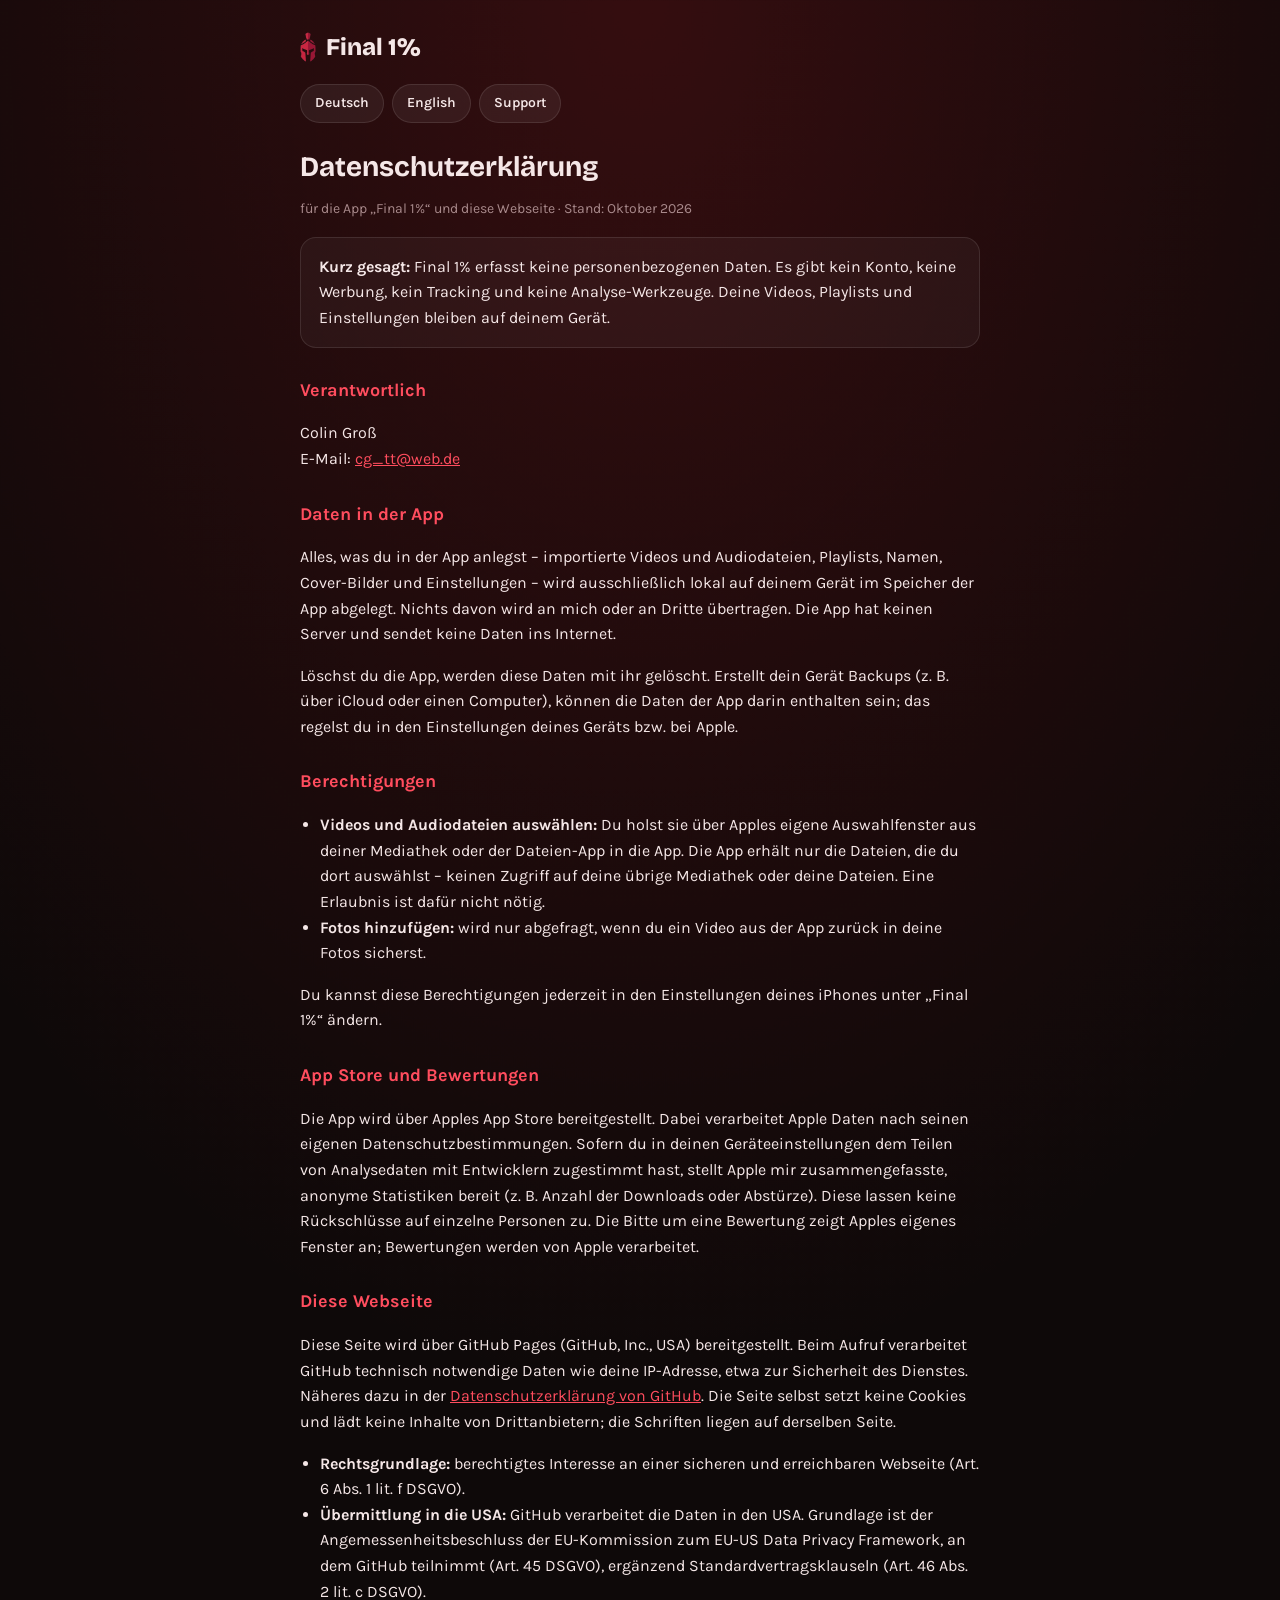
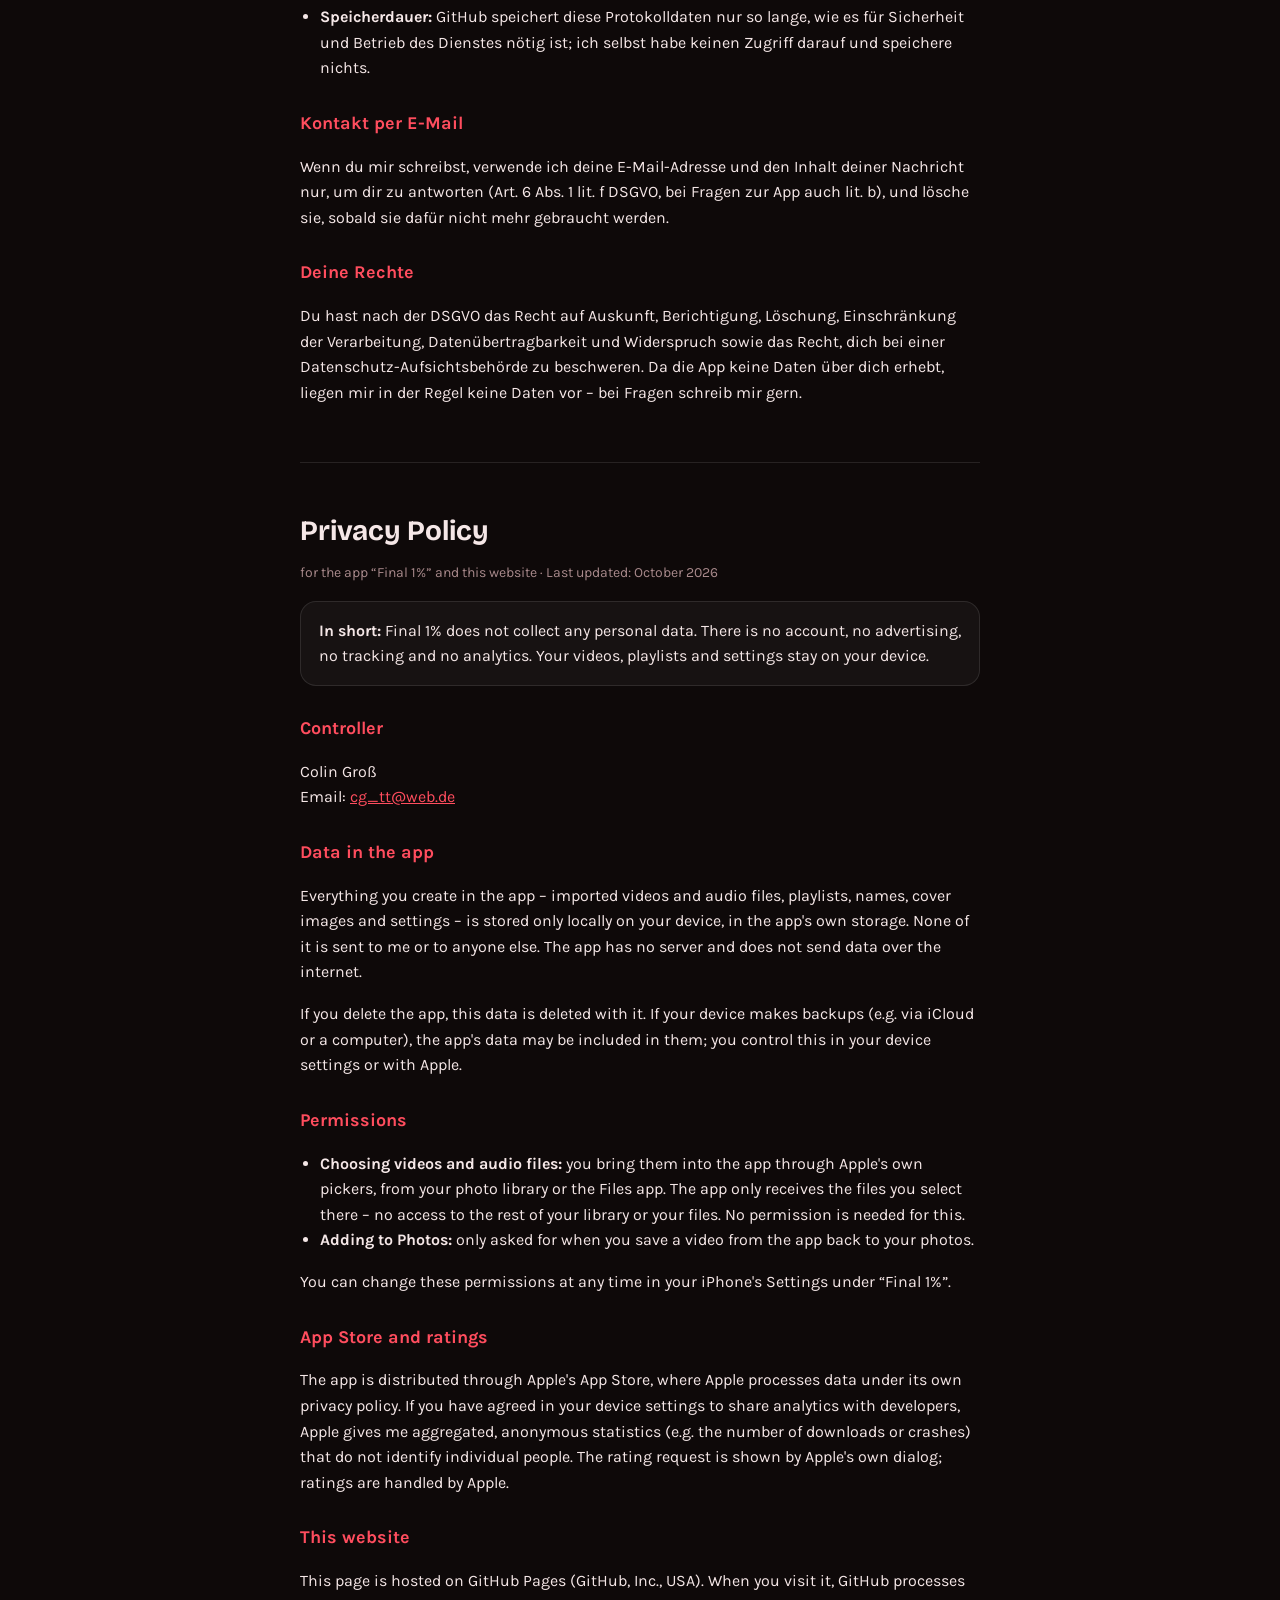
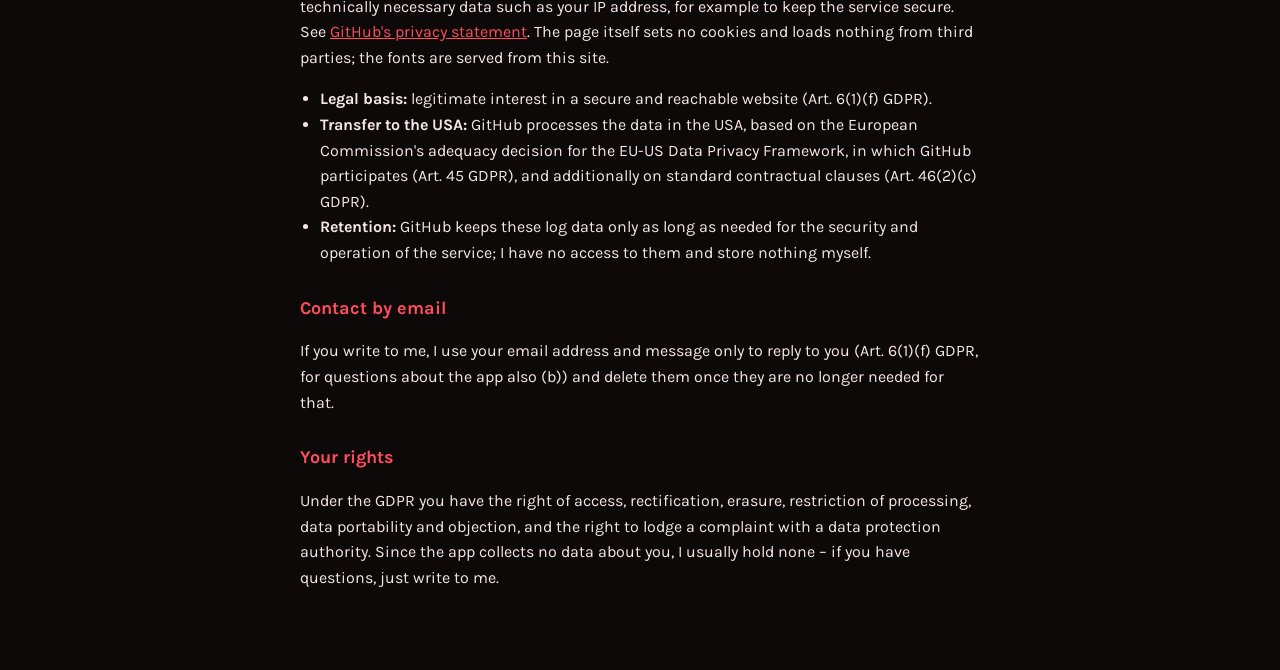
<file: datenschutz.html>
<!DOCTYPE html>
<html lang="de">
<head>
<meta charset="utf-8">
<meta name="viewport" content="width=device-width, initial-scale=1, viewport-fit=cover">
<title>Final 1% – Datenschutz / Privacy</title>
<meta name="theme-color" content="#0E0909">
<link rel="icon" href="icon-192.png" type="image/png">
<link href="fonts/fonts.css" rel="stylesheet">
<!-- Privacy policy for the App Store listing (Apple requires a URL). Bilingual on one page;
     styled like the app. Linked from App Store Connect and from support.html. -->
<style>
  :root{
    --bg:#0E0909; --ink:#F5E7E7; --ink-muted:#A8898B; --accent:#E4202C; --accent-glow:#FF4D5E;
    --line:rgba(255,255,255,.1);
  }
  *{box-sizing:border-box;}
  html{background:var(--bg);}
  body{
    margin:0;color:var(--ink);font:16px/1.6 'Karla',ui-sans-serif,system-ui,sans-serif;
    background:radial-gradient(120% 60% at 50% 0%, rgba(228,32,44,.18), transparent 60%), var(--bg);
    min-height:100vh;
  }
  main{max-width:720px;margin:0 auto;padding:calc(28px + env(safe-area-inset-top,0px)) 20px 64px;}
  header{display:flex;align-items:center;gap:10px;margin-bottom:6px;}
  header img{height:30px;width:auto;}
  .brand{font-family:'Bricolage Grotesque',ui-sans-serif,system-ui,sans-serif;font-weight:800;font-size:24px;}
  nav{display:flex;gap:8px;flex-wrap:wrap;margin:18px 0 8px;}
  nav a{
    color:var(--ink);text-decoration:none;font-weight:600;font-size:14px;
    padding:7px 14px;border-radius:999px;border:1px solid var(--line);background:rgba(255,255,255,.06);
  }
  h1{font-family:'Bricolage Grotesque',ui-sans-serif,system-ui,sans-serif;font-size:28px;line-height:1.2;margin:28px 0 4px;}
  h2{font-size:18px;margin:28px 0 6px;color:var(--accent-glow);}
  p,li{color:var(--ink);}
  .muted{color:var(--ink-muted);font-size:14px;}
  ul{padding-left:20px;}
  a{color:var(--accent-glow);}
  .box{border:1px solid var(--line);border-radius:16px;padding:16px 18px;background:rgba(255,255,255,.04);margin:16px 0;}
  section + section{margin-top:56px;padding-top:24px;border-top:1px solid var(--line);}
</style>
</head>
<body>
<main>
  <header><img src="helmet-mark.png" alt=""><span class="brand">Final 1%</span></header>
  <nav><a href="#de">Deutsch</a><a href="#en">English</a><a href="support.html">Support</a></nav>

  <section id="de" lang="de">
    <h1>Datenschutzerklärung</h1>
    <p class="muted">für die App „Final 1%“ und diese Webseite · Stand: Oktober 2026</p>

    <div class="box"><strong>Kurz gesagt:</strong> Final 1% erfasst keine personenbezogenen Daten. Es gibt kein Konto, keine Werbung, kein Tracking und keine Analyse-Werkzeuge. Deine Videos, Playlists und Einstellungen bleiben auf deinem Gerät.</div>

    <h2>Verantwortlich</h2>
    <p>Colin Groß<br>E-Mail: <a href="mailto:cg_tt@web.de">cg_tt@web.de</a></p>

    <h2>Daten in der App</h2>
    <p>Alles, was du in der App anlegst – importierte Videos und Audiodateien, Playlists, Namen, Cover-Bilder und Einstellungen – wird ausschließlich lokal auf deinem Gerät im Speicher der App abgelegt. Nichts davon wird an mich oder an Dritte übertragen. Die App hat keinen Server und sendet keine Daten ins Internet.</p>
    <p>Löschst du die App, werden diese Daten mit ihr gelöscht. Erstellt dein Gerät Backups (z. B. über iCloud oder einen Computer), können die Daten der App darin enthalten sein; das regelst du in den Einstellungen deines Geräts bzw. bei Apple.</p>

    <h2>Berechtigungen</h2>
    <ul>
      <li><strong>Videos und Audiodateien auswählen:</strong> Du holst sie über Apples eigene Auswahlfenster aus deiner Mediathek oder der Dateien-App in die App. Die App erhält nur die Dateien, die du dort auswählst – keinen Zugriff auf deine übrige Mediathek oder deine Dateien. Eine Erlaubnis ist dafür nicht nötig.</li>
      <li><strong>Fotos hinzufügen:</strong> wird nur abgefragt, wenn du ein Video aus der App zurück in deine Fotos sicherst.</li>
    </ul>
    <p>Du kannst diese Berechtigungen jederzeit in den Einstellungen deines iPhones unter „Final 1%“ ändern.</p>

    <h2>App Store und Bewertungen</h2>
    <p>Die App wird über Apples App Store bereitgestellt. Dabei verarbeitet Apple Daten nach seinen eigenen Datenschutzbestimmungen. Sofern du in deinen Geräteeinstellungen dem Teilen von Analysedaten mit Entwicklern zugestimmt hast, stellt Apple mir zusammengefasste, anonyme Statistiken bereit (z. B. Anzahl der Downloads oder Abstürze). Diese lassen keine Rückschlüsse auf einzelne Personen zu. Die Bitte um eine Bewertung zeigt Apples eigenes Fenster an; Bewertungen werden von Apple verarbeitet.</p>

    <h2>Diese Webseite</h2>
    <p>Diese Seite wird über GitHub Pages (GitHub, Inc., USA) bereitgestellt. Beim Aufruf verarbeitet GitHub technisch notwendige Daten wie deine IP-Adresse, etwa zur Sicherheit des Dienstes. Näheres dazu in der <a href="https://docs.github.com/de/site-policy/privacy-policies/github-general-privacy-statement" rel="noopener">Datenschutzerklärung von GitHub</a>. Die Seite selbst setzt keine Cookies und lädt keine Inhalte von Drittanbietern; die Schriften liegen auf derselben Seite.</p>
    <ul>
      <li><strong>Rechtsgrundlage:</strong> berechtigtes Interesse an einer sicheren und erreichbaren Webseite (Art. 6 Abs. 1 lit. f DSGVO).</li>
      <li><strong>Übermittlung in die USA:</strong> GitHub verarbeitet die Daten in den USA. Grundlage ist der Angemessenheitsbeschluss der EU-Kommission zum EU-US Data Privacy Framework, an dem GitHub teilnimmt (Art. 45 DSGVO), ergänzend Standardvertragsklauseln (Art. 46 Abs. 2 lit. c DSGVO).</li>
      <li><strong>Speicherdauer:</strong> GitHub speichert diese Protokolldaten nur so lange, wie es für Sicherheit und Betrieb des Dienstes nötig ist; ich selbst habe keinen Zugriff darauf und speichere nichts.</li>
    </ul>

    <h2>Kontakt per E-Mail</h2>
    <p>Wenn du mir schreibst, verwende ich deine E-Mail-Adresse und den Inhalt deiner Nachricht nur, um dir zu antworten (Art. 6 Abs. 1 lit. f DSGVO, bei Fragen zur App auch lit. b), und lösche sie, sobald sie dafür nicht mehr gebraucht werden.</p>

    <h2>Deine Rechte</h2>
    <p>Du hast nach der DSGVO das Recht auf Auskunft, Berichtigung, Löschung, Einschränkung der Verarbeitung, Datenübertragbarkeit und Widerspruch sowie das Recht, dich bei einer Datenschutz-Aufsichtsbehörde zu beschweren. Da die App keine Daten über dich erhebt, liegen mir in der Regel keine Daten vor – bei Fragen schreib mir gern.</p>
  </section>

  <section id="en" lang="en">
    <h1>Privacy Policy</h1>
    <p class="muted">for the app “Final 1%” and this website · Last updated: October 2026</p>

    <div class="box"><strong>In short:</strong> Final 1% does not collect any personal data. There is no account, no advertising, no tracking and no analytics. Your videos, playlists and settings stay on your device.</div>

    <h2>Controller</h2>
    <p>Colin Groß<br>Email: <a href="mailto:cg_tt@web.de">cg_tt@web.de</a></p>

    <h2>Data in the app</h2>
    <p>Everything you create in the app – imported videos and audio files, playlists, names, cover images and settings – is stored only locally on your device, in the app's own storage. None of it is sent to me or to anyone else. The app has no server and does not send data over the internet.</p>
    <p>If you delete the app, this data is deleted with it. If your device makes backups (e.g. via iCloud or a computer), the app's data may be included in them; you control this in your device settings or with Apple.</p>

    <h2>Permissions</h2>
    <ul>
      <li><strong>Choosing videos and audio files:</strong> you bring them into the app through Apple's own pickers, from your photo library or the Files app. The app only receives the files you select there – no access to the rest of your library or your files. No permission is needed for this.</li>
      <li><strong>Adding to Photos:</strong> only asked for when you save a video from the app back to your photos.</li>
    </ul>
    <p>You can change these permissions at any time in your iPhone's Settings under “Final 1%”.</p>

    <h2>App Store and ratings</h2>
    <p>The app is distributed through Apple's App Store, where Apple processes data under its own privacy policy. If you have agreed in your device settings to share analytics with developers, Apple gives me aggregated, anonymous statistics (e.g. the number of downloads or crashes) that do not identify individual people. The rating request is shown by Apple's own dialog; ratings are handled by Apple.</p>

    <h2>This website</h2>
    <p>This page is hosted on GitHub Pages (GitHub, Inc., USA). When you visit it, GitHub processes technically necessary data such as your IP address, for example to keep the service secure. See <a href="https://docs.github.com/en/site-policy/privacy-policies/github-general-privacy-statement" rel="noopener">GitHub's privacy statement</a>. The page itself sets no cookies and loads nothing from third parties; the fonts are served from this site.</p>
    <ul>
      <li><strong>Legal basis:</strong> legitimate interest in a secure and reachable website (Art. 6(1)(f) GDPR).</li>
      <li><strong>Transfer to the USA:</strong> GitHub processes the data in the USA, based on the European Commission's adequacy decision for the EU-US Data Privacy Framework, in which GitHub participates (Art. 45 GDPR), and additionally on standard contractual clauses (Art. 46(2)(c) GDPR).</li>
      <li><strong>Retention:</strong> GitHub keeps these log data only as long as needed for the security and operation of the service; I have no access to them and store nothing myself.</li>
    </ul>

    <h2>Contact by email</h2>
    <p>If you write to me, I use your email address and message only to reply to you (Art. 6(1)(f) GDPR, for questions about the app also (b)) and delete them once they are no longer needed for that.</p>

    <h2>Your rights</h2>
    <p>Under the GDPR you have the right of access, rectification, erasure, restriction of processing, data portability and objection, and the right to lodge a complaint with a data protection authority. Since the app collects no data about you, I usually hold none – if you have questions, just write to me.</p>
  </section>
</main>
</body>
</html>
</file>
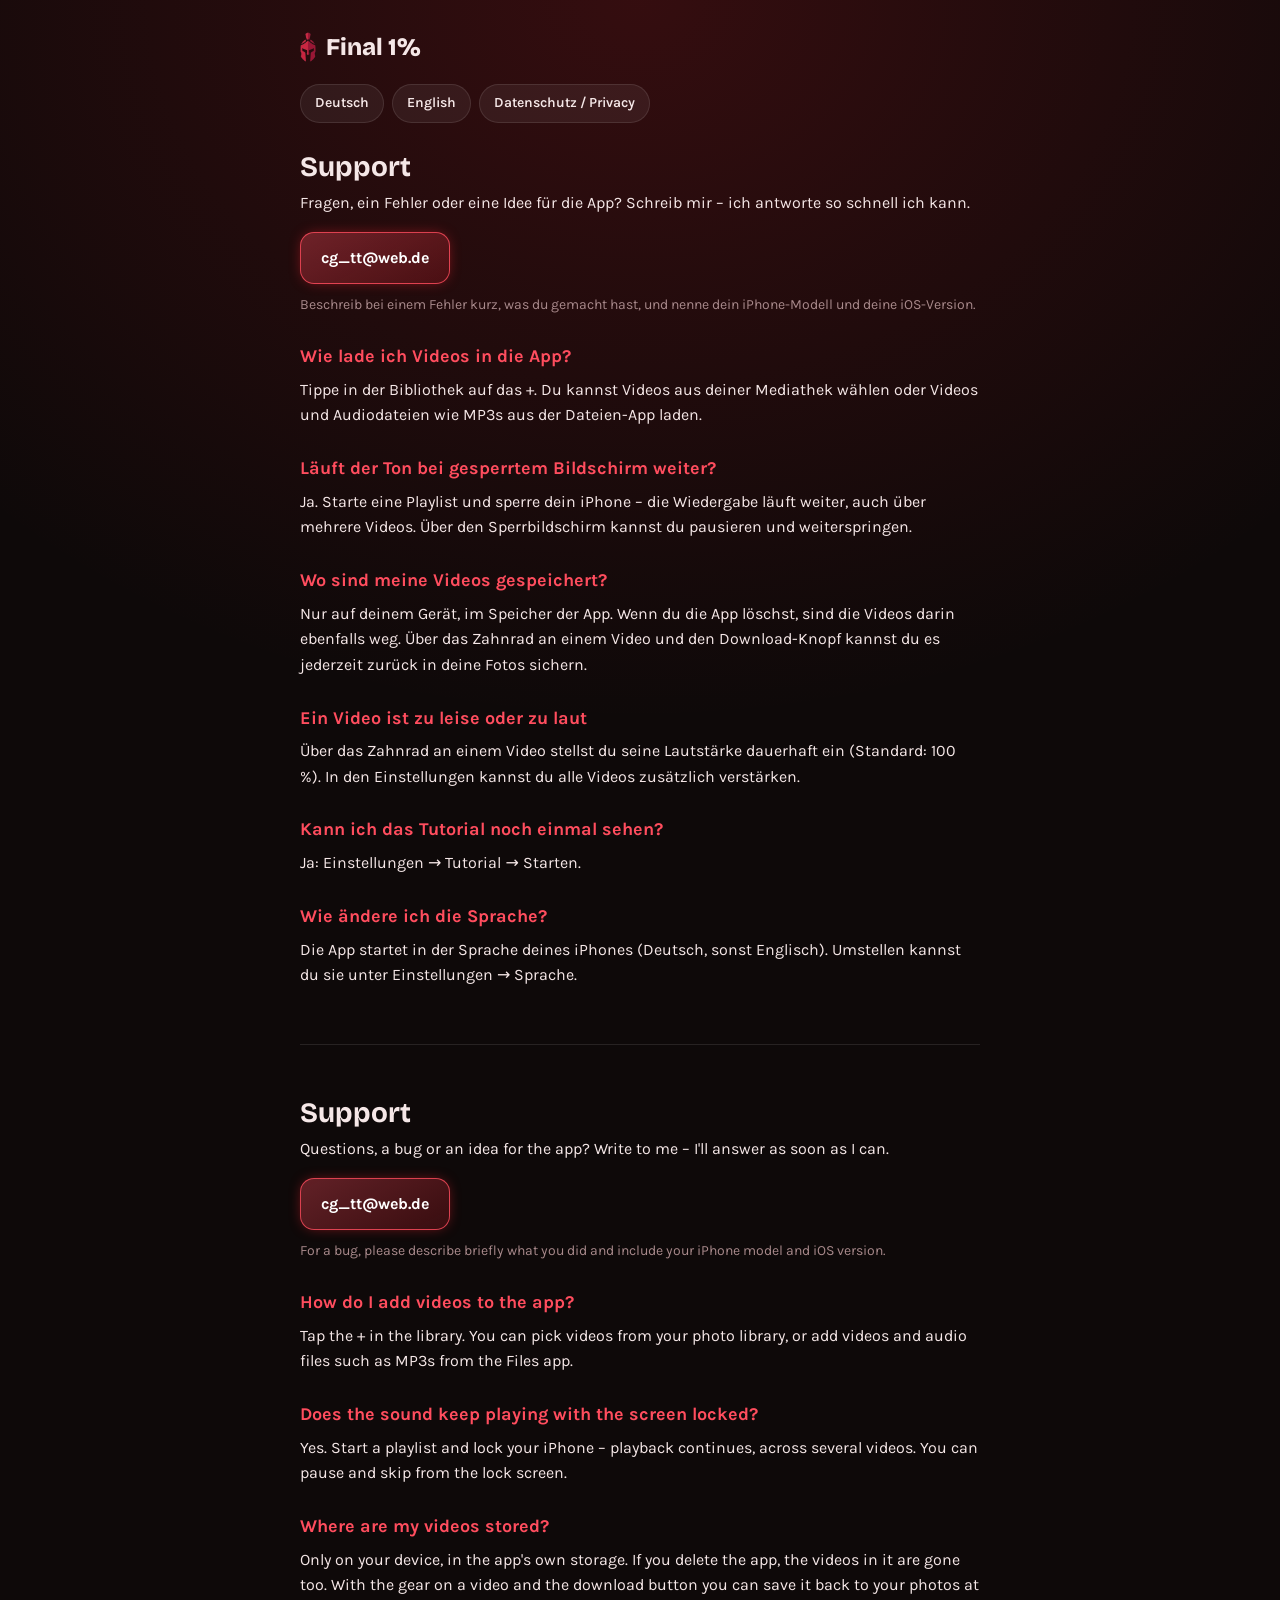
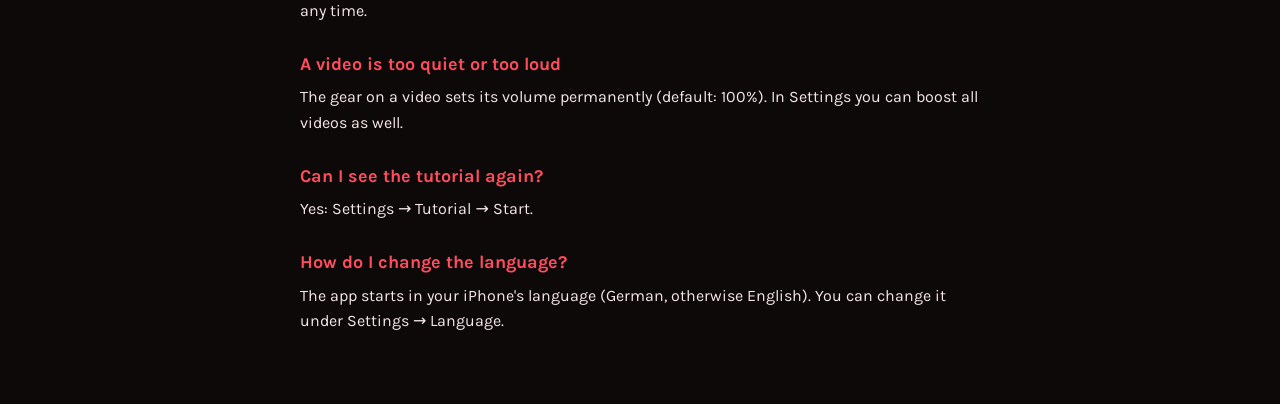
<file: support.html>
<!DOCTYPE html>
<html lang="de">
<head>
<meta charset="utf-8">
<meta name="viewport" content="width=device-width, initial-scale=1, viewport-fit=cover">
<title>Final 1% – Support</title>
<meta name="theme-color" content="#0E0909">
<link rel="icon" href="icon-192.png" type="image/png">
<link href="fonts/fonts.css" rel="stylesheet">
<!-- Support page for the App Store listing (Apple requires a URL). Bilingual on one page;
     styled like the app and datenschutz.html. -->
<style>
  :root{
    --bg:#0E0909; --ink:#F5E7E7; --ink-muted:#A8898B; --accent:#E4202C; --accent-glow:#FF4D5E;
    --line:rgba(255,255,255,.1);
  }
  *{box-sizing:border-box;}
  html{background:var(--bg);}
  body{
    margin:0;color:var(--ink);font:16px/1.6 'Karla',ui-sans-serif,system-ui,sans-serif;
    background:radial-gradient(120% 60% at 50% 0%, rgba(228,32,44,.18), transparent 60%), var(--bg);
    min-height:100vh;
  }
  main{max-width:720px;margin:0 auto;padding:calc(28px + env(safe-area-inset-top,0px)) 20px 64px;}
  header{display:flex;align-items:center;gap:10px;margin-bottom:6px;}
  header img{height:30px;width:auto;}
  .brand{font-family:'Bricolage Grotesque',ui-sans-serif,system-ui,sans-serif;font-weight:800;font-size:24px;}
  nav{display:flex;gap:8px;flex-wrap:wrap;margin:18px 0 8px;}
  nav a{
    color:var(--ink);text-decoration:none;font-weight:600;font-size:14px;
    padding:7px 14px;border-radius:999px;border:1px solid var(--line);background:rgba(255,255,255,.06);
  }
  h1{font-family:'Bricolage Grotesque',ui-sans-serif,system-ui,sans-serif;font-size:28px;line-height:1.2;margin:28px 0 4px;}
  h2{font-size:18px;margin:26px 0 6px;color:var(--accent-glow);}
  p{color:var(--ink);margin:6px 0;}
  .muted{color:var(--ink-muted);font-size:14px;}
  a{color:var(--accent-glow);}
  .contact{
    display:inline-block;margin:10px 0 4px;padding:12px 20px;border-radius:14px;font-weight:700;text-decoration:none;
    color:#fff;background:linear-gradient(150deg, rgba(255,77,94,.35), rgba(228,32,44,.2));border:1px solid rgba(255,77,94,.8);
    box-shadow:0 0 14px -4px rgba(228,32,44,.75);
  }
  section + section{margin-top:56px;padding-top:24px;border-top:1px solid var(--line);}
</style>
</head>
<body>
<main>
  <header><img src="helmet-mark.png" alt=""><span class="brand">Final 1%</span></header>
  <nav><a href="#de">Deutsch</a><a href="#en">English</a><a href="datenschutz.html">Datenschutz / Privacy</a></nav>

  <section id="de" lang="de">
    <h1>Support</h1>
    <p>Fragen, ein Fehler oder eine Idee für die App? Schreib mir – ich antworte so schnell ich kann.</p>
    <a class="contact" href="mailto:cg_tt@web.de?subject=Final%201%25%20Support">cg_tt@web.de</a>
    <p class="muted">Beschreib bei einem Fehler kurz, was du gemacht hast, und nenne dein iPhone-Modell und deine iOS-Version.</p>

    <h2>Wie lade ich Videos in die App?</h2>
    <p>Tippe in der Bibliothek auf das +. Du kannst Videos aus deiner Mediathek wählen oder Videos und Audiodateien wie MP3s aus der Dateien-App laden.</p>

    <h2>Läuft der Ton bei gesperrtem Bildschirm weiter?</h2>
    <p>Ja. Starte eine Playlist und sperre dein iPhone – die Wiedergabe läuft weiter, auch über mehrere Videos. Über den Sperrbildschirm kannst du pausieren und weiterspringen.</p>

    <h2>Wo sind meine Videos gespeichert?</h2>
    <p>Nur auf deinem Gerät, im Speicher der App. Wenn du die App löschst, sind die Videos darin ebenfalls weg. Über das Zahnrad an einem Video und den Download-Knopf kannst du es jederzeit zurück in deine Fotos sichern.</p>

    <h2>Ein Video ist zu leise oder zu laut</h2>
    <p>Über das Zahnrad an einem Video stellst du seine Lautstärke dauerhaft ein (Standard: 100 %). In den Einstellungen kannst du alle Videos zusätzlich verstärken.</p>

    <h2>Kann ich das Tutorial noch einmal sehen?</h2>
    <p>Ja: Einstellungen → Tutorial → Starten.</p>

    <h2>Wie ändere ich die Sprache?</h2>
    <p>Die App startet in der Sprache deines iPhones (Deutsch, sonst Englisch). Umstellen kannst du sie unter Einstellungen → Sprache.</p>
  </section>

  <section id="en" lang="en">
    <h1>Support</h1>
    <p>Questions, a bug or an idea for the app? Write to me – I'll answer as soon as I can.</p>
    <a class="contact" href="mailto:cg_tt@web.de?subject=Final%201%25%20Support">cg_tt@web.de</a>
    <p class="muted">For a bug, please describe briefly what you did and include your iPhone model and iOS version.</p>

    <h2>How do I add videos to the app?</h2>
    <p>Tap the + in the library. You can pick videos from your photo library, or add videos and audio files such as MP3s from the Files app.</p>

    <h2>Does the sound keep playing with the screen locked?</h2>
    <p>Yes. Start a playlist and lock your iPhone – playback continues, across several videos. You can pause and skip from the lock screen.</p>

    <h2>Where are my videos stored?</h2>
    <p>Only on your device, in the app's own storage. If you delete the app, the videos in it are gone too. With the gear on a video and the download button you can save it back to your photos at any time.</p>

    <h2>A video is too quiet or too loud</h2>
    <p>The gear on a video sets its volume permanently (default: 100%). In Settings you can boost all videos as well.</p>

    <h2>Can I see the tutorial again?</h2>
    <p>Yes: Settings → Tutorial → Start.</p>

    <h2>How do I change the language?</h2>
    <p>The app starts in your iPhone's language (German, otherwise English). You can change it under Settings → Language.</p>
  </section>
</main>
</body>
</html>
</file>
<file: fonts/fonts.css>
/* Bricolage Grotesque, Karla and IBM Plex Mono (SIL Open Font License, see the OFL-*.txt
   files here), served from this folder instead of Google so the app needs no network for
   them. Rules are Google's own, latin + latin-ext subsets only. */
/* Bricolage Grotesque 400 800, latin-ext */
@font-face {
  font-family: 'Bricolage Grotesque';
  font-style: normal;
  font-weight: 400 800;
  font-stretch: 100%;
  font-display: swap;
  src: url(BricolageGrotesque-latin-ext-400-800.woff2) format('woff2');
  unicode-range: U+0100-02BA, U+02BD-02C5, U+02C7-02CC, U+02CE-02D7, U+02DD-02FF, U+0304, U+0308, U+0329, U+1D00-1DBF, U+1E00-1E9F, U+1EF2-1EFF, U+2020, U+20A0-20AB, U+20AD-20C4, U+2113, U+2C60-2C7F, U+A720-A7FF;
}
/* Bricolage Grotesque 400 800, latin */
@font-face {
  font-family: 'Bricolage Grotesque';
  font-style: normal;
  font-weight: 400 800;
  font-stretch: 100%;
  font-display: swap;
  src: url(BricolageGrotesque-latin-400-800.woff2) format('woff2');
  unicode-range: U+0000-00FF, U+0131, U+0152-0153, U+02BB-02BC, U+02C6, U+02DA, U+02DC, U+0304, U+0308, U+0329, U+2000-206F, U+20AC, U+2122, U+2191, U+2193, U+2212, U+2215, U+FEFF, U+FFFD;
}
/* IBM Plex Mono 400, latin-ext */
@font-face {
  font-family: 'IBM Plex Mono';
  font-style: normal;
  font-weight: 400;
  font-display: swap;
  src: url(IBMPlexMono-latin-ext-400.woff2) format('woff2');
  unicode-range: U+0100-02BA, U+02BD-02C5, U+02C7-02CC, U+02CE-02D7, U+02DD-02FF, U+0304, U+0308, U+0329, U+1D00-1DBF, U+1E00-1E9F, U+1EF2-1EFF, U+2020, U+20A0-20AB, U+20AD-20C4, U+2113, U+2C60-2C7F, U+A720-A7FF;
}
/* IBM Plex Mono 400, latin */
@font-face {
  font-family: 'IBM Plex Mono';
  font-style: normal;
  font-weight: 400;
  font-display: swap;
  src: url(IBMPlexMono-latin-400.woff2) format('woff2');
  unicode-range: U+0000-00FF, U+0131, U+0152-0153, U+02BB-02BC, U+02C6, U+02DA, U+02DC, U+0304, U+0308, U+0329, U+2000-206F, U+20AC, U+2122, U+2191, U+2193, U+2212, U+2215, U+FEFF, U+FFFD;
}
/* IBM Plex Mono 500, latin-ext */
@font-face {
  font-family: 'IBM Plex Mono';
  font-style: normal;
  font-weight: 500;
  font-display: swap;
  src: url(IBMPlexMono-latin-ext-500.woff2) format('woff2');
  unicode-range: U+0100-02BA, U+02BD-02C5, U+02C7-02CC, U+02CE-02D7, U+02DD-02FF, U+0304, U+0308, U+0329, U+1D00-1DBF, U+1E00-1E9F, U+1EF2-1EFF, U+2020, U+20A0-20AB, U+20AD-20C4, U+2113, U+2C60-2C7F, U+A720-A7FF;
}
/* IBM Plex Mono 500, latin */
@font-face {
  font-family: 'IBM Plex Mono';
  font-style: normal;
  font-weight: 500;
  font-display: swap;
  src: url(IBMPlexMono-latin-500.woff2) format('woff2');
  unicode-range: U+0000-00FF, U+0131, U+0152-0153, U+02BB-02BC, U+02C6, U+02DA, U+02DC, U+0304, U+0308, U+0329, U+2000-206F, U+20AC, U+2122, U+2191, U+2193, U+2212, U+2215, U+FEFF, U+FFFD;
}
/* Karla 400, latin-ext */
@font-face {
  font-family: 'Karla';
  font-style: normal;
  font-weight: 400;
  font-display: swap;
  src: url(Karla-latin-ext.woff2) format('woff2');
  unicode-range: U+0100-02BA, U+02BD-02C5, U+02C7-02CC, U+02CE-02D7, U+02DD-02FF, U+0304, U+0308, U+0329, U+1D00-1DBF, U+1E00-1E9F, U+1EF2-1EFF, U+2020, U+20A0-20AB, U+20AD-20C4, U+2113, U+2C60-2C7F, U+A720-A7FF;
}
/* Karla 400, latin */
@font-face {
  font-family: 'Karla';
  font-style: normal;
  font-weight: 400;
  font-display: swap;
  src: url(Karla-latin.woff2) format('woff2');
  unicode-range: U+0000-00FF, U+0131, U+0152-0153, U+02BB-02BC, U+02C6, U+02DA, U+02DC, U+0304, U+0308, U+0329, U+2000-206F, U+20AC, U+2122, U+2191, U+2193, U+2212, U+2215, U+FEFF, U+FFFD;
}
/* Karla 500, latin-ext */
@font-face {
  font-family: 'Karla';
  font-style: normal;
  font-weight: 500;
  font-display: swap;
  src: url(Karla-latin-ext.woff2) format('woff2');
  unicode-range: U+0100-02BA, U+02BD-02C5, U+02C7-02CC, U+02CE-02D7, U+02DD-02FF, U+0304, U+0308, U+0329, U+1D00-1DBF, U+1E00-1E9F, U+1EF2-1EFF, U+2020, U+20A0-20AB, U+20AD-20C4, U+2113, U+2C60-2C7F, U+A720-A7FF;
}
/* Karla 500, latin */
@font-face {
  font-family: 'Karla';
  font-style: normal;
  font-weight: 500;
  font-display: swap;
  src: url(Karla-latin.woff2) format('woff2');
  unicode-range: U+0000-00FF, U+0131, U+0152-0153, U+02BB-02BC, U+02C6, U+02DA, U+02DC, U+0304, U+0308, U+0329, U+2000-206F, U+20AC, U+2122, U+2191, U+2193, U+2212, U+2215, U+FEFF, U+FFFD;
}
/* Karla 600, latin-ext */
@font-face {
  font-family: 'Karla';
  font-style: normal;
  font-weight: 600;
  font-display: swap;
  src: url(Karla-latin-ext.woff2) format('woff2');
  unicode-range: U+0100-02BA, U+02BD-02C5, U+02C7-02CC, U+02CE-02D7, U+02DD-02FF, U+0304, U+0308, U+0329, U+1D00-1DBF, U+1E00-1E9F, U+1EF2-1EFF, U+2020, U+20A0-20AB, U+20AD-20C4, U+2113, U+2C60-2C7F, U+A720-A7FF;
}
/* Karla 600, latin */
@font-face {
  font-family: 'Karla';
  font-style: normal;
  font-weight: 600;
  font-display: swap;
  src: url(Karla-latin.woff2) format('woff2');
  unicode-range: U+0000-00FF, U+0131, U+0152-0153, U+02BB-02BC, U+02C6, U+02DA, U+02DC, U+0304, U+0308, U+0329, U+2000-206F, U+20AC, U+2122, U+2191, U+2193, U+2212, U+2215, U+FEFF, U+FFFD;
}
/* Karla 700, latin-ext */
@font-face {
  font-family: 'Karla';
  font-style: normal;
  font-weight: 700;
  font-display: swap;
  src: url(Karla-latin-ext.woff2) format('woff2');
  unicode-range: U+0100-02BA, U+02BD-02C5, U+02C7-02CC, U+02CE-02D7, U+02DD-02FF, U+0304, U+0308, U+0329, U+1D00-1DBF, U+1E00-1E9F, U+1EF2-1EFF, U+2020, U+20A0-20AB, U+20AD-20C4, U+2113, U+2C60-2C7F, U+A720-A7FF;
}
/* Karla 700, latin */
@font-face {
  font-family: 'Karla';
  font-style: normal;
  font-weight: 700;
  font-display: swap;
  src: url(Karla-latin.woff2) format('woff2');
  unicode-range: U+0000-00FF, U+0131, U+0152-0153, U+02BB-02BC, U+02C6, U+02DA, U+02DC, U+0304, U+0308, U+0329, U+2000-206F, U+20AC, U+2122, U+2191, U+2193, U+2212, U+2215, U+FEFF, U+FFFD;
}
</file>
